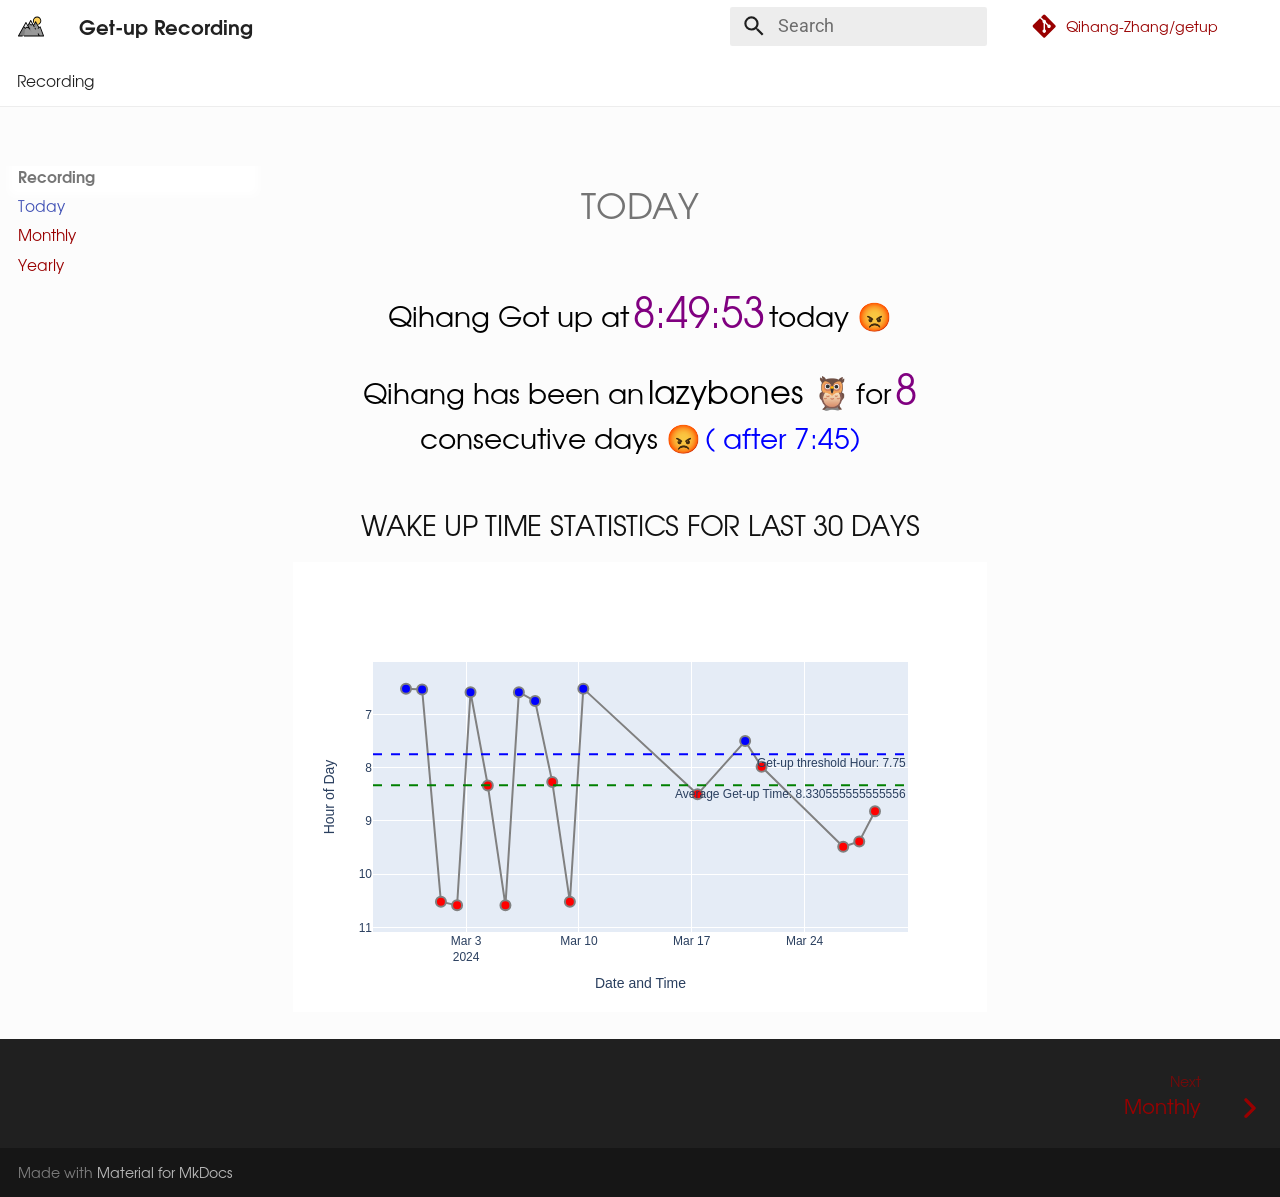
<file: index.html>
<!doctype html>
<html lang="en" class="no-js">
  <head>
    
      <meta charset="utf-8">
      <meta name="viewport" content="width=device-width,initial-scale=1">
      
      
      
      
      
        <link rel="next" href="home/monthly_stats/">
      
      
      <link rel="icon" href="assets/landscape/M2.svg">
      <meta name="generator" content="mkdocs-1.5.3, mkdocs-material-9.5.15">
    
    
      
        <title>Today - Get-up Recording</title>
      
    
    
      <link rel="stylesheet" href="assets/stylesheets/main.7e359304.min.css">
      
        
        <link rel="stylesheet" href="assets/stylesheets/palette.06af60db.min.css">
      
      


    
    
      
    
    
      
        
        
        <link rel="preconnect" href="https://fonts.gstatic.com" crossorigin>
        <link rel="stylesheet" href="https://fonts.googleapis.com/css?family=Roboto:300,300i,400,400i,700,700i%7CRoboto+Mono:400,400i,700,700i&display=fallback">
        <style>:root{--md-text-font:"Roboto";--md-code-font:"Roboto Mono"}</style>
      
    
    
      <link rel="stylesheet" href="stylesheets/gothic.css">
    
    <script>__md_scope=new URL(".",location),__md_hash=e=>[...e].reduce((e,_)=>(e<<5)-e+_.charCodeAt(0),0),__md_get=(e,_=localStorage,t=__md_scope)=>JSON.parse(_.getItem(t.pathname+"."+e)),__md_set=(e,_,t=localStorage,a=__md_scope)=>{try{t.setItem(a.pathname+"."+e,JSON.stringify(_))}catch(e){}}</script>
    
      

    
    
    
  </head>
  
  
    
    
    
    
    
    <body dir="ltr" data-md-color-scheme="default" data-md-color-primary="white" data-md-color-accent="light-green">
  
    
    <input class="md-toggle" data-md-toggle="drawer" type="checkbox" id="__drawer" autocomplete="off">
    <input class="md-toggle" data-md-toggle="search" type="checkbox" id="__search" autocomplete="off">
    <label class="md-overlay" for="__drawer"></label>
    <div data-md-component="skip">
      
    </div>
    <div data-md-component="announce">
      
    </div>
    
    
      

<header class="md-header" data-md-component="header">
  <nav class="md-header__inner md-grid" aria-label="Header">
    <a href="https://qihang-zhang.github.io/" title="Get-up Recording" class="md-header__button md-logo" aria-label="Get-up Recording" data-md-component="logo">
      
  <img src="assets/landscape/M1.svg" alt="logo">

    </a>
    <label class="md-header__button md-icon" for="__drawer">
      
      <svg xmlns="http://www.w3.org/2000/svg" viewBox="0 0 24 24"><path d="M3 6h18v2H3V6m0 5h18v2H3v-2m0 5h18v2H3v-2Z"/></svg>
    </label>
    <div class="md-header__title" data-md-component="header-title">
      <div class="md-header__ellipsis">
        <div class="md-header__topic">
          <span class="md-ellipsis">
            Get-up Recording
          </span>
        </div>
        <div class="md-header__topic" data-md-component="header-topic">
          <span class="md-ellipsis">
            
              Today
            
          </span>
        </div>
      </div>
    </div>
    
      
    
    
    
    
      <label class="md-header__button md-icon" for="__search">
        
        <svg xmlns="http://www.w3.org/2000/svg" viewBox="0 0 24 24"><path d="M9.5 3A6.5 6.5 0 0 1 16 9.5c0 1.61-.59 3.09-1.56 4.23l.27.27h.79l5 5-1.5 1.5-5-5v-.79l-.27-.27A6.516 6.516 0 0 1 9.5 16 6.5 6.5 0 0 1 3 9.5 6.5 6.5 0 0 1 9.5 3m0 2C7 5 5 7 5 9.5S7 14 9.5 14 14 12 14 9.5 12 5 9.5 5Z"/></svg>
      </label>
      <div class="md-search" data-md-component="search" role="dialog">
  <label class="md-search__overlay" for="__search"></label>
  <div class="md-search__inner" role="search">
    <form class="md-search__form" name="search">
      <input type="text" class="md-search__input" name="query" aria-label="Search" placeholder="Search" autocapitalize="off" autocorrect="off" autocomplete="off" spellcheck="false" data-md-component="search-query" required>
      <label class="md-search__icon md-icon" for="__search">
        
        <svg xmlns="http://www.w3.org/2000/svg" viewBox="0 0 24 24"><path d="M9.5 3A6.5 6.5 0 0 1 16 9.5c0 1.61-.59 3.09-1.56 4.23l.27.27h.79l5 5-1.5 1.5-5-5v-.79l-.27-.27A6.516 6.516 0 0 1 9.5 16 6.5 6.5 0 0 1 3 9.5 6.5 6.5 0 0 1 9.5 3m0 2C7 5 5 7 5 9.5S7 14 9.5 14 14 12 14 9.5 12 5 9.5 5Z"/></svg>
        
        <svg xmlns="http://www.w3.org/2000/svg" viewBox="0 0 320 512"><!--! Font Awesome Free 6.5.1 by @fontawesome - https://fontawesome.com License - https://fontawesome.com/license/free (Icons: CC BY 4.0, Fonts: SIL OFL 1.1, Code: MIT License) Copyright 2023 Fonticons, Inc.--><path d="M41.4 233.4c-12.5 12.5-12.5 32.8 0 45.3l160 160c12.5 12.5 32.8 12.5 45.3 0s12.5-32.8 0-45.3L109.3 256l137.3-137.4c12.5-12.5 12.5-32.8 0-45.3s-32.8-12.5-45.3 0l-160 160z"/></svg>
      </label>
      <nav class="md-search__options" aria-label="Search">
        
        <button type="reset" class="md-search__icon md-icon" title="Clear" aria-label="Clear" tabindex="-1">
          
          <svg xmlns="http://www.w3.org/2000/svg" viewBox="0 0 24 24"><path d="M19 6.41 17.59 5 12 10.59 6.41 5 5 6.41 10.59 12 5 17.59 6.41 19 12 13.41 17.59 19 19 17.59 13.41 12 19 6.41Z"/></svg>
        </button>
      </nav>
      
    </form>
    <div class="md-search__output">
      <div class="md-search__scrollwrap" data-md-scrollfix>
        <div class="md-search-result" data-md-component="search-result">
          <div class="md-search-result__meta">
            Initializing search
          </div>
          <ol class="md-search-result__list" role="presentation"></ol>
        </div>
      </div>
    </div>
  </div>
</div>
    
    
      <div class="md-header__source">
        <a href="https://github.com/Qihang-Zhang/getup" title="Go to repository" class="md-source" data-md-component="source">
  <div class="md-source__icon md-icon">
    
    <svg xmlns="http://www.w3.org/2000/svg" viewBox="0 0 448 512"><!--! Font Awesome Free 6.5.1 by @fontawesome - https://fontawesome.com License - https://fontawesome.com/license/free (Icons: CC BY 4.0, Fonts: SIL OFL 1.1, Code: MIT License) Copyright 2023 Fonticons, Inc.--><path d="M439.55 236.05 244 40.45a28.87 28.87 0 0 0-40.81 0l-40.66 40.63 51.52 51.52c27.06-9.14 52.68 16.77 43.39 43.68l49.66 49.66c34.23-11.8 61.18 31 35.47 56.69-26.49 26.49-70.21-2.87-56-37.34L240.22 199v121.85c25.3 12.54 22.26 41.85 9.08 55a34.34 34.34 0 0 1-48.55 0c-17.57-17.6-11.07-46.91 11.25-56v-123c-20.8-8.51-24.6-30.74-18.64-45L142.57 101 8.45 235.14a28.86 28.86 0 0 0 0 40.81l195.61 195.6a28.86 28.86 0 0 0 40.8 0l194.69-194.69a28.86 28.86 0 0 0 0-40.81z"/></svg>
  </div>
  <div class="md-source__repository">
    Qihang-Zhang/getup
  </div>
</a>
      </div>
    
  </nav>
  
</header>
    
    <div class="md-container" data-md-component="container">
      
      
        
          
            
<nav class="md-tabs" aria-label="Tabs" data-md-component="tabs">
  <div class="md-grid">
    <ul class="md-tabs__list">
      
        
  
  
    
  
  
    
    
      <li class="md-tabs__item md-tabs__item--active">
        <a href="." class="md-tabs__link">
          
  
  Recording

        </a>
      </li>
    
  

      
    </ul>
  </div>
</nav>
          
        
      
      <main class="md-main" data-md-component="main">
        <div class="md-main__inner md-grid">
          
            
              
              <div class="md-sidebar md-sidebar--primary" data-md-component="sidebar" data-md-type="navigation" >
                <div class="md-sidebar__scrollwrap">
                  <div class="md-sidebar__inner">
                    


  


<nav class="md-nav md-nav--primary md-nav--lifted" aria-label="Navigation" data-md-level="0">
  <label class="md-nav__title" for="__drawer">
    <a href="https://qihang-zhang.github.io/" title="Get-up Recording" class="md-nav__button md-logo" aria-label="Get-up Recording" data-md-component="logo">
      
  <img src="assets/landscape/M1.svg" alt="logo">

    </a>
    Get-up Recording
  </label>
  
    <div class="md-nav__source">
      <a href="https://github.com/Qihang-Zhang/getup" title="Go to repository" class="md-source" data-md-component="source">
  <div class="md-source__icon md-icon">
    
    <svg xmlns="http://www.w3.org/2000/svg" viewBox="0 0 448 512"><!--! Font Awesome Free 6.5.1 by @fontawesome - https://fontawesome.com License - https://fontawesome.com/license/free (Icons: CC BY 4.0, Fonts: SIL OFL 1.1, Code: MIT License) Copyright 2023 Fonticons, Inc.--><path d="M439.55 236.05 244 40.45a28.87 28.87 0 0 0-40.81 0l-40.66 40.63 51.52 51.52c27.06-9.14 52.68 16.77 43.39 43.68l49.66 49.66c34.23-11.8 61.18 31 35.47 56.69-26.49 26.49-70.21-2.87-56-37.34L240.22 199v121.85c25.3 12.54 22.26 41.85 9.08 55a34.34 34.34 0 0 1-48.55 0c-17.57-17.6-11.07-46.91 11.25-56v-123c-20.8-8.51-24.6-30.74-18.64-45L142.57 101 8.45 235.14a28.86 28.86 0 0 0 0 40.81l195.61 195.6a28.86 28.86 0 0 0 40.8 0l194.69-194.69a28.86 28.86 0 0 0 0-40.81z"/></svg>
  </div>
  <div class="md-source__repository">
    Qihang-Zhang/getup
  </div>
</a>
    </div>
  
  <ul class="md-nav__list" data-md-scrollfix>
    
      
      
  
  
    
  
  
  
    
    
    
      
        
        
      
      
    
    
    <li class="md-nav__item md-nav__item--active md-nav__item--section md-nav__item--nested">
      
        
        
        <input class="md-nav__toggle md-toggle " type="checkbox" id="__nav_1" checked>
        
          
          <label class="md-nav__link" for="__nav_1" id="__nav_1_label" tabindex="">
            
  
  <span class="md-ellipsis">
    Recording
  </span>
  

            <span class="md-nav__icon md-icon"></span>
          </label>
        
        <nav class="md-nav" data-md-level="1" aria-labelledby="__nav_1_label" aria-expanded="true">
          <label class="md-nav__title" for="__nav_1">
            <span class="md-nav__icon md-icon"></span>
            Recording
          </label>
          <ul class="md-nav__list" data-md-scrollfix>
            
              
                
  
  
    
  
  
  
    <li class="md-nav__item md-nav__item--active">
      
      <input class="md-nav__toggle md-toggle" type="checkbox" id="__toc">
      
      
      
      <a href="." class="md-nav__link md-nav__link--active">
        
  
  <span class="md-ellipsis">
    Today
  </span>
  

      </a>
      
    </li>
  

              
            
              
                
  
  
  
  
    <li class="md-nav__item">
      <a href="home/monthly_stats/" class="md-nav__link">
        
  
  <span class="md-ellipsis">
    Monthly
  </span>
  

      </a>
    </li>
  

              
            
              
                
  
  
  
  
    <li class="md-nav__item">
      <a href="home/yearly_stats/" class="md-nav__link">
        
  
  <span class="md-ellipsis">
    Yearly
  </span>
  

      </a>
    </li>
  

              
            
          </ul>
        </nav>
      
    </li>
  

    
  </ul>
</nav>
                  </div>
                </div>
              </div>
            
            
              
              <div class="md-sidebar md-sidebar--secondary" data-md-component="sidebar" data-md-type="toc" >
                <div class="md-sidebar__scrollwrap">
                  <div class="md-sidebar__inner">
                    

<nav class="md-nav md-nav--secondary" aria-label="Table of contents">
  
  
  
  
</nav>
                  </div>
                </div>
              </div>
            
          
          
            <div class="md-content" data-md-component="content">
              <article class="md-content__inner md-typeset">
                
                  

  
  


  <h1>Today</h1>

<!DOCTYPE html>
<html lang="en">
<body>
    <center>
    <p>
        <span style="font-size: 28px; color: black;">Qihang Got up at</span>
        <span style="font-size: 40px; color: purple;"> 8:49:53</span>
        <span style="font-size: 28px; color: black;"> today 😡</span>
    </p>
    </center>
</body>
<body>
    <center>
    <p>
        <span style="font-size: 28px; color: black;">Qihang has been an</span>
        <span style="font-size: 32px; color: black;">  lazybones 🦉</span>
        <span style="font-size: 28px; color: black;"> for</span>
        <span style="font-size: 40px; color: purple;">   8</span>
        <span style="font-size: 28px; color: black;"> consecutive days  😡</span>
        <span style="font-size: 28px; color: blue;"> (  after  7:45)</span>
    </p>
    </center>
</body>
<body>
    <center><h2>Wake Up Time Statistics for Last 30 days</h2></center>
    <div class="container">
        <div class="img">
            <div>                        <script type="text/javascript">window.PlotlyConfig = {MathJaxConfig: 'local'};</script>
        <script charset="utf-8" src="https://cdn.plot.ly/plotly-2.30.0.min.js"></script>                <div id="101c873c-a885-4eb6-a7b4-a8a2d8a91593" class="plotly-graph-div" style="height:100%; width:100%;"></div>            <script type="text/javascript">                                    window.PLOTLYENV=window.PLOTLYENV || {};                                    if (document.getElementById("101c873c-a885-4eb6-a7b4-a8a2d8a91593")) {                    Plotly.newPlot(                        "101c873c-a885-4eb6-a7b4-a8a2d8a91593",                        [{"line":{"color":"grey","width":2},"marker":{"color":["blue","blue","red","red","blue","red","red","blue","blue","red","red","blue","red","blue","red","red","red","red"],"line":{"width":2},"size":10},"mode":"lines+markers","x":["2024-02-28 06:31:06","2024-02-29 06:32:13","2024-03-01 10:31:06","2024-03-02 10:35:07","2024-03-03 06:35:07","2024-03-04 08:20:46","2024-03-05 10:35:07","2024-03-06 06:35:46","2024-03-07 06:45:52","2024-03-08 08:16:37","2024-03-09 10:31:43","2024-03-10 06:31:43","2024-03-17 08:30:14","2024-03-20 07:30:48","2024-03-21 07:59:50","2024-03-26 09:29:57","2024-03-27 09:23:25","2024-03-28 08:49:53"],"y":[6.516666666666667,6.533333333333333,10.516666666666667,10.583333333333334,6.583333333333333,8.333333333333334,10.583333333333334,6.583333333333333,6.75,8.266666666666667,10.516666666666667,6.516666666666667,8.5,7.5,7.983333333333333,9.483333333333333,9.383333333333333,8.816666666666666],"type":"scatter"}],                        {"template":{"data":{"histogram2dcontour":[{"type":"histogram2dcontour","colorbar":{"outlinewidth":0,"ticks":""},"colorscale":[[0.0,"#0d0887"],[0.1111111111111111,"#46039f"],[0.2222222222222222,"#7201a8"],[0.3333333333333333,"#9c179e"],[0.4444444444444444,"#bd3786"],[0.5555555555555556,"#d8576b"],[0.6666666666666666,"#ed7953"],[0.7777777777777778,"#fb9f3a"],[0.8888888888888888,"#fdca26"],[1.0,"#f0f921"]]}],"choropleth":[{"type":"choropleth","colorbar":{"outlinewidth":0,"ticks":""}}],"histogram2d":[{"type":"histogram2d","colorbar":{"outlinewidth":0,"ticks":""},"colorscale":[[0.0,"#0d0887"],[0.1111111111111111,"#46039f"],[0.2222222222222222,"#7201a8"],[0.3333333333333333,"#9c179e"],[0.4444444444444444,"#bd3786"],[0.5555555555555556,"#d8576b"],[0.6666666666666666,"#ed7953"],[0.7777777777777778,"#fb9f3a"],[0.8888888888888888,"#fdca26"],[1.0,"#f0f921"]]}],"heatmap":[{"type":"heatmap","colorbar":{"outlinewidth":0,"ticks":""},"colorscale":[[0.0,"#0d0887"],[0.1111111111111111,"#46039f"],[0.2222222222222222,"#7201a8"],[0.3333333333333333,"#9c179e"],[0.4444444444444444,"#bd3786"],[0.5555555555555556,"#d8576b"],[0.6666666666666666,"#ed7953"],[0.7777777777777778,"#fb9f3a"],[0.8888888888888888,"#fdca26"],[1.0,"#f0f921"]]}],"heatmapgl":[{"type":"heatmapgl","colorbar":{"outlinewidth":0,"ticks":""},"colorscale":[[0.0,"#0d0887"],[0.1111111111111111,"#46039f"],[0.2222222222222222,"#7201a8"],[0.3333333333333333,"#9c179e"],[0.4444444444444444,"#bd3786"],[0.5555555555555556,"#d8576b"],[0.6666666666666666,"#ed7953"],[0.7777777777777778,"#fb9f3a"],[0.8888888888888888,"#fdca26"],[1.0,"#f0f921"]]}],"contourcarpet":[{"type":"contourcarpet","colorbar":{"outlinewidth":0,"ticks":""}}],"contour":[{"type":"contour","colorbar":{"outlinewidth":0,"ticks":""},"colorscale":[[0.0,"#0d0887"],[0.1111111111111111,"#46039f"],[0.2222222222222222,"#7201a8"],[0.3333333333333333,"#9c179e"],[0.4444444444444444,"#bd3786"],[0.5555555555555556,"#d8576b"],[0.6666666666666666,"#ed7953"],[0.7777777777777778,"#fb9f3a"],[0.8888888888888888,"#fdca26"],[1.0,"#f0f921"]]}],"surface":[{"type":"surface","colorbar":{"outlinewidth":0,"ticks":""},"colorscale":[[0.0,"#0d0887"],[0.1111111111111111,"#46039f"],[0.2222222222222222,"#7201a8"],[0.3333333333333333,"#9c179e"],[0.4444444444444444,"#bd3786"],[0.5555555555555556,"#d8576b"],[0.6666666666666666,"#ed7953"],[0.7777777777777778,"#fb9f3a"],[0.8888888888888888,"#fdca26"],[1.0,"#f0f921"]]}],"mesh3d":[{"type":"mesh3d","colorbar":{"outlinewidth":0,"ticks":""}}],"scatter":[{"fillpattern":{"fillmode":"overlay","size":10,"solidity":0.2},"type":"scatter"}],"parcoords":[{"type":"parcoords","line":{"colorbar":{"outlinewidth":0,"ticks":""}}}],"scatterpolargl":[{"type":"scatterpolargl","marker":{"colorbar":{"outlinewidth":0,"ticks":""}}}],"bar":[{"error_x":{"color":"#2a3f5f"},"error_y":{"color":"#2a3f5f"},"marker":{"line":{"color":"#E5ECF6","width":0.5},"pattern":{"fillmode":"overlay","size":10,"solidity":0.2}},"type":"bar"}],"scattergeo":[{"type":"scattergeo","marker":{"colorbar":{"outlinewidth":0,"ticks":""}}}],"scatterpolar":[{"type":"scatterpolar","marker":{"colorbar":{"outlinewidth":0,"ticks":""}}}],"histogram":[{"marker":{"pattern":{"fillmode":"overlay","size":10,"solidity":0.2}},"type":"histogram"}],"scattergl":[{"type":"scattergl","marker":{"colorbar":{"outlinewidth":0,"ticks":""}}}],"scatter3d":[{"type":"scatter3d","line":{"colorbar":{"outlinewidth":0,"ticks":""}},"marker":{"colorbar":{"outlinewidth":0,"ticks":""}}}],"scattermapbox":[{"type":"scattermapbox","marker":{"colorbar":{"outlinewidth":0,"ticks":""}}}],"scatterternary":[{"type":"scatterternary","marker":{"colorbar":{"outlinewidth":0,"ticks":""}}}],"scattercarpet":[{"type":"scattercarpet","marker":{"colorbar":{"outlinewidth":0,"ticks":""}}}],"carpet":[{"aaxis":{"endlinecolor":"#2a3f5f","gridcolor":"white","linecolor":"white","minorgridcolor":"white","startlinecolor":"#2a3f5f"},"baxis":{"endlinecolor":"#2a3f5f","gridcolor":"white","linecolor":"white","minorgridcolor":"white","startlinecolor":"#2a3f5f"},"type":"carpet"}],"table":[{"cells":{"fill":{"color":"#EBF0F8"},"line":{"color":"white"}},"header":{"fill":{"color":"#C8D4E3"},"line":{"color":"white"}},"type":"table"}],"barpolar":[{"marker":{"line":{"color":"#E5ECF6","width":0.5},"pattern":{"fillmode":"overlay","size":10,"solidity":0.2}},"type":"barpolar"}],"pie":[{"automargin":true,"type":"pie"}]},"layout":{"autotypenumbers":"strict","colorway":["#636efa","#EF553B","#00cc96","#ab63fa","#FFA15A","#19d3f3","#FF6692","#B6E880","#FF97FF","#FECB52"],"font":{"color":"#2a3f5f"},"hovermode":"closest","hoverlabel":{"align":"left"},"paper_bgcolor":"white","plot_bgcolor":"#E5ECF6","polar":{"bgcolor":"#E5ECF6","angularaxis":{"gridcolor":"white","linecolor":"white","ticks":""},"radialaxis":{"gridcolor":"white","linecolor":"white","ticks":""}},"ternary":{"bgcolor":"#E5ECF6","aaxis":{"gridcolor":"white","linecolor":"white","ticks":""},"baxis":{"gridcolor":"white","linecolor":"white","ticks":""},"caxis":{"gridcolor":"white","linecolor":"white","ticks":""}},"coloraxis":{"colorbar":{"outlinewidth":0,"ticks":""}},"colorscale":{"sequential":[[0.0,"#0d0887"],[0.1111111111111111,"#46039f"],[0.2222222222222222,"#7201a8"],[0.3333333333333333,"#9c179e"],[0.4444444444444444,"#bd3786"],[0.5555555555555556,"#d8576b"],[0.6666666666666666,"#ed7953"],[0.7777777777777778,"#fb9f3a"],[0.8888888888888888,"#fdca26"],[1.0,"#f0f921"]],"sequentialminus":[[0.0,"#0d0887"],[0.1111111111111111,"#46039f"],[0.2222222222222222,"#7201a8"],[0.3333333333333333,"#9c179e"],[0.4444444444444444,"#bd3786"],[0.5555555555555556,"#d8576b"],[0.6666666666666666,"#ed7953"],[0.7777777777777778,"#fb9f3a"],[0.8888888888888888,"#fdca26"],[1.0,"#f0f921"]],"diverging":[[0,"#8e0152"],[0.1,"#c51b7d"],[0.2,"#de77ae"],[0.3,"#f1b6da"],[0.4,"#fde0ef"],[0.5,"#f7f7f7"],[0.6,"#e6f5d0"],[0.7,"#b8e186"],[0.8,"#7fbc41"],[0.9,"#4d9221"],[1,"#276419"]]},"xaxis":{"gridcolor":"white","linecolor":"white","ticks":"","title":{"standoff":15},"zerolinecolor":"white","automargin":true,"zerolinewidth":2},"yaxis":{"gridcolor":"white","linecolor":"white","ticks":"","title":{"standoff":15},"zerolinecolor":"white","automargin":true,"zerolinewidth":2},"scene":{"xaxis":{"backgroundcolor":"#E5ECF6","gridcolor":"white","linecolor":"white","showbackground":true,"ticks":"","zerolinecolor":"white","gridwidth":2},"yaxis":{"backgroundcolor":"#E5ECF6","gridcolor":"white","linecolor":"white","showbackground":true,"ticks":"","zerolinecolor":"white","gridwidth":2},"zaxis":{"backgroundcolor":"#E5ECF6","gridcolor":"white","linecolor":"white","showbackground":true,"ticks":"","zerolinecolor":"white","gridwidth":2}},"shapedefaults":{"line":{"color":"#2a3f5f"}},"annotationdefaults":{"arrowcolor":"#2a3f5f","arrowhead":0,"arrowwidth":1},"geo":{"bgcolor":"white","landcolor":"#E5ECF6","subunitcolor":"white","showland":true,"showlakes":true,"lakecolor":"white"},"title":{"x":0.05},"mapbox":{"style":"light"}}},"shapes":[{"line":{"color":"blue","dash":"dash","width":2},"type":"line","x0":0,"x1":1,"xref":"x domain","y0":7.75,"y1":7.75,"yref":"y"},{"line":{"color":"green","dash":"dash","width":2},"type":"line","x0":0,"x1":1,"xref":"x domain","y0":8.330555555555556,"y1":8.330555555555556,"yref":"y"}],"annotations":[{"showarrow":false,"text":"Get-up threshold Hour: 7.75","x":1,"xanchor":"right","xref":"x domain","y":7.75,"yanchor":"top","yref":"y"},{"showarrow":false,"text":"Average Get-up Time: 8.330555555555556","x":1,"xanchor":"right","xref":"x domain","y":8.330555555555556,"yanchor":"top","yref":"y"}],"yaxis":{"title":{"text":"Hour of Day"},"range":[11.083333333333334,6.016666666666667]},"title":{"text":""},"xaxis":{"title":{"text":"Date and Time"}}},                        {"responsive": true}                    )                };                            </script>        </div>
        </div>
    </div>
</body>
</html>












                
              </article>
            </div>
          
          
<script>var target=document.getElementById(location.hash.slice(1));target&&target.name&&(target.checked=target.name.startsWith("__tabbed_"))</script>
        </div>
        
      </main>
      
        <footer class="md-footer">
  
    
      
      <nav class="md-footer__inner md-grid" aria-label="Footer" >
        
        
          
          <a href="home/monthly_stats/" class="md-footer__link md-footer__link--next" aria-label="Next: Monthly">
            <div class="md-footer__title">
              <span class="md-footer__direction">
                Next
              </span>
              <div class="md-ellipsis">
                Monthly
              </div>
            </div>
            <div class="md-footer__button md-icon">
              
              <svg xmlns="http://www.w3.org/2000/svg" viewBox="0 0 320 512"><!--! Font Awesome Free 6.5.1 by @fontawesome - https://fontawesome.com License - https://fontawesome.com/license/free (Icons: CC BY 4.0, Fonts: SIL OFL 1.1, Code: MIT License) Copyright 2023 Fonticons, Inc.--><path d="M278.6 233.4c12.5 12.5 12.5 32.8 0 45.3l-160 160c-12.5 12.5-32.8 12.5-45.3 0s-12.5-32.8 0-45.3L210.7 256 73.4 118.6c-12.5-12.5-12.5-32.8 0-45.3s32.8-12.5 45.3 0l160 160z"/></svg>
            </div>
          </a>
        
      </nav>
    
  
  <div class="md-footer-meta md-typeset">
    <div class="md-footer-meta__inner md-grid">
      <div class="md-copyright">
  
  
    Made with
    <a href="https://squidfunk.github.io/mkdocs-material/" target="_blank" rel="noopener">
      Material for MkDocs
    </a>
  
</div>
      
    </div>
  </div>
</footer>
      
    </div>
    <div class="md-dialog" data-md-component="dialog">
      <div class="md-dialog__inner md-typeset"></div>
    </div>
    
    
    <script id="__config" type="application/json">{"base": ".", "features": ["navigation.tabs", "header.autohide", "navigation.footer"], "search": "assets/javascripts/workers/search.b8dbb3d2.min.js", "translations": {"clipboard.copied": "Copied to clipboard", "clipboard.copy": "Copy to clipboard", "search.result.more.one": "1 more on this page", "search.result.more.other": "# more on this page", "search.result.none": "No matching documents", "search.result.one": "1 matching document", "search.result.other": "# matching documents", "search.result.placeholder": "Type to start searching", "search.result.term.missing": "Missing", "select.version": "Select version"}}</script>
    
    
      <script src="assets/javascripts/bundle.bd41221c.min.js"></script>
      
    
  </body>
</html>
</file>
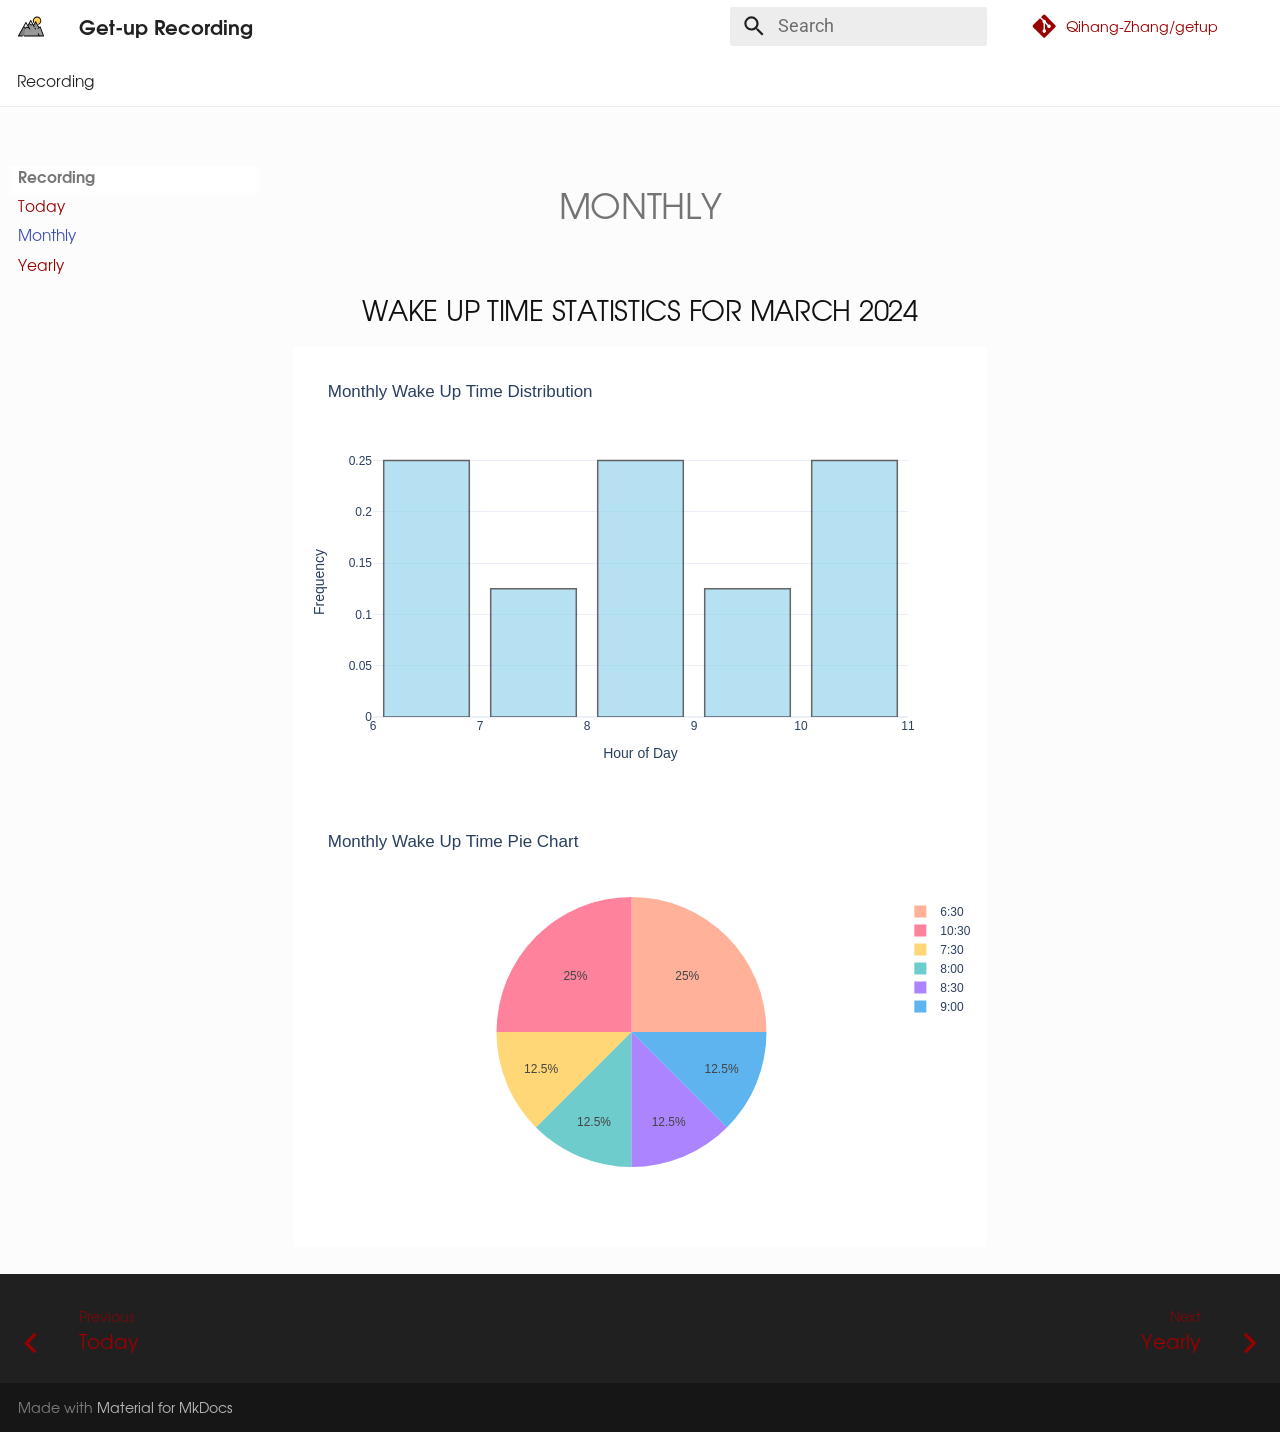
<file: home/monthly_stats/index.html>
<!doctype html>
<html lang="en" class="no-js">
  <head>
    
      <meta charset="utf-8">
      <meta name="viewport" content="width=device-width,initial-scale=1">
      
      
      
      
        <link rel="prev" href="../..">
      
      
        <link rel="next" href="../yearly_stats/">
      
      
      <link rel="icon" href="../../assets/landscape/M2.svg">
      <meta name="generator" content="mkdocs-1.5.3, mkdocs-material-9.5.15">
    
    
      
        <title>Monthly - Get-up Recording</title>
      
    
    
      <link rel="stylesheet" href="../../assets/stylesheets/main.7e359304.min.css">
      
        
        <link rel="stylesheet" href="../../assets/stylesheets/palette.06af60db.min.css">
      
      


    
    
      
    
    
      
        
        
        <link rel="preconnect" href="https://fonts.gstatic.com" crossorigin>
        <link rel="stylesheet" href="https://fonts.googleapis.com/css?family=Roboto:300,300i,400,400i,700,700i%7CRoboto+Mono:400,400i,700,700i&display=fallback">
        <style>:root{--md-text-font:"Roboto";--md-code-font:"Roboto Mono"}</style>
      
    
    
      <link rel="stylesheet" href="../../stylesheets/gothic.css">
    
    <script>__md_scope=new URL("../..",location),__md_hash=e=>[...e].reduce((e,_)=>(e<<5)-e+_.charCodeAt(0),0),__md_get=(e,_=localStorage,t=__md_scope)=>JSON.parse(_.getItem(t.pathname+"."+e)),__md_set=(e,_,t=localStorage,a=__md_scope)=>{try{t.setItem(a.pathname+"."+e,JSON.stringify(_))}catch(e){}}</script>
    
      

    
    
    
  </head>
  
  
    
    
    
    
    
    <body dir="ltr" data-md-color-scheme="default" data-md-color-primary="white" data-md-color-accent="light-green">
  
    
    <input class="md-toggle" data-md-toggle="drawer" type="checkbox" id="__drawer" autocomplete="off">
    <input class="md-toggle" data-md-toggle="search" type="checkbox" id="__search" autocomplete="off">
    <label class="md-overlay" for="__drawer"></label>
    <div data-md-component="skip">
      
    </div>
    <div data-md-component="announce">
      
    </div>
    
    
      

<header class="md-header" data-md-component="header">
  <nav class="md-header__inner md-grid" aria-label="Header">
    <a href="https://qihang-zhang.github.io/" title="Get-up Recording" class="md-header__button md-logo" aria-label="Get-up Recording" data-md-component="logo">
      
  <img src="../../assets/landscape/M1.svg" alt="logo">

    </a>
    <label class="md-header__button md-icon" for="__drawer">
      
      <svg xmlns="http://www.w3.org/2000/svg" viewBox="0 0 24 24"><path d="M3 6h18v2H3V6m0 5h18v2H3v-2m0 5h18v2H3v-2Z"/></svg>
    </label>
    <div class="md-header__title" data-md-component="header-title">
      <div class="md-header__ellipsis">
        <div class="md-header__topic">
          <span class="md-ellipsis">
            Get-up Recording
          </span>
        </div>
        <div class="md-header__topic" data-md-component="header-topic">
          <span class="md-ellipsis">
            
              Monthly
            
          </span>
        </div>
      </div>
    </div>
    
      
    
    
    
    
      <label class="md-header__button md-icon" for="__search">
        
        <svg xmlns="http://www.w3.org/2000/svg" viewBox="0 0 24 24"><path d="M9.5 3A6.5 6.5 0 0 1 16 9.5c0 1.61-.59 3.09-1.56 4.23l.27.27h.79l5 5-1.5 1.5-5-5v-.79l-.27-.27A6.516 6.516 0 0 1 9.5 16 6.5 6.5 0 0 1 3 9.5 6.5 6.5 0 0 1 9.5 3m0 2C7 5 5 7 5 9.5S7 14 9.5 14 14 12 14 9.5 12 5 9.5 5Z"/></svg>
      </label>
      <div class="md-search" data-md-component="search" role="dialog">
  <label class="md-search__overlay" for="__search"></label>
  <div class="md-search__inner" role="search">
    <form class="md-search__form" name="search">
      <input type="text" class="md-search__input" name="query" aria-label="Search" placeholder="Search" autocapitalize="off" autocorrect="off" autocomplete="off" spellcheck="false" data-md-component="search-query" required>
      <label class="md-search__icon md-icon" for="__search">
        
        <svg xmlns="http://www.w3.org/2000/svg" viewBox="0 0 24 24"><path d="M9.5 3A6.5 6.5 0 0 1 16 9.5c0 1.61-.59 3.09-1.56 4.23l.27.27h.79l5 5-1.5 1.5-5-5v-.79l-.27-.27A6.516 6.516 0 0 1 9.5 16 6.5 6.5 0 0 1 3 9.5 6.5 6.5 0 0 1 9.5 3m0 2C7 5 5 7 5 9.5S7 14 9.5 14 14 12 14 9.5 12 5 9.5 5Z"/></svg>
        
        <svg xmlns="http://www.w3.org/2000/svg" viewBox="0 0 320 512"><!--! Font Awesome Free 6.5.1 by @fontawesome - https://fontawesome.com License - https://fontawesome.com/license/free (Icons: CC BY 4.0, Fonts: SIL OFL 1.1, Code: MIT License) Copyright 2023 Fonticons, Inc.--><path d="M41.4 233.4c-12.5 12.5-12.5 32.8 0 45.3l160 160c12.5 12.5 32.8 12.5 45.3 0s12.5-32.8 0-45.3L109.3 256l137.3-137.4c12.5-12.5 12.5-32.8 0-45.3s-32.8-12.5-45.3 0l-160 160z"/></svg>
      </label>
      <nav class="md-search__options" aria-label="Search">
        
        <button type="reset" class="md-search__icon md-icon" title="Clear" aria-label="Clear" tabindex="-1">
          
          <svg xmlns="http://www.w3.org/2000/svg" viewBox="0 0 24 24"><path d="M19 6.41 17.59 5 12 10.59 6.41 5 5 6.41 10.59 12 5 17.59 6.41 19 12 13.41 17.59 19 19 17.59 13.41 12 19 6.41Z"/></svg>
        </button>
      </nav>
      
    </form>
    <div class="md-search__output">
      <div class="md-search__scrollwrap" data-md-scrollfix>
        <div class="md-search-result" data-md-component="search-result">
          <div class="md-search-result__meta">
            Initializing search
          </div>
          <ol class="md-search-result__list" role="presentation"></ol>
        </div>
      </div>
    </div>
  </div>
</div>
    
    
      <div class="md-header__source">
        <a href="https://github.com/Qihang-Zhang/getup" title="Go to repository" class="md-source" data-md-component="source">
  <div class="md-source__icon md-icon">
    
    <svg xmlns="http://www.w3.org/2000/svg" viewBox="0 0 448 512"><!--! Font Awesome Free 6.5.1 by @fontawesome - https://fontawesome.com License - https://fontawesome.com/license/free (Icons: CC BY 4.0, Fonts: SIL OFL 1.1, Code: MIT License) Copyright 2023 Fonticons, Inc.--><path d="M439.55 236.05 244 40.45a28.87 28.87 0 0 0-40.81 0l-40.66 40.63 51.52 51.52c27.06-9.14 52.68 16.77 43.39 43.68l49.66 49.66c34.23-11.8 61.18 31 35.47 56.69-26.49 26.49-70.21-2.87-56-37.34L240.22 199v121.85c25.3 12.54 22.26 41.85 9.08 55a34.34 34.34 0 0 1-48.55 0c-17.57-17.6-11.07-46.91 11.25-56v-123c-20.8-8.51-24.6-30.74-18.64-45L142.57 101 8.45 235.14a28.86 28.86 0 0 0 0 40.81l195.61 195.6a28.86 28.86 0 0 0 40.8 0l194.69-194.69a28.86 28.86 0 0 0 0-40.81z"/></svg>
  </div>
  <div class="md-source__repository">
    Qihang-Zhang/getup
  </div>
</a>
      </div>
    
  </nav>
  
</header>
    
    <div class="md-container" data-md-component="container">
      
      
        
          
            
<nav class="md-tabs" aria-label="Tabs" data-md-component="tabs">
  <div class="md-grid">
    <ul class="md-tabs__list">
      
        
  
  
    
  
  
    
    
      <li class="md-tabs__item md-tabs__item--active">
        <a href="../.." class="md-tabs__link">
          
  
  Recording

        </a>
      </li>
    
  

      
    </ul>
  </div>
</nav>
          
        
      
      <main class="md-main" data-md-component="main">
        <div class="md-main__inner md-grid">
          
            
              
              <div class="md-sidebar md-sidebar--primary" data-md-component="sidebar" data-md-type="navigation" >
                <div class="md-sidebar__scrollwrap">
                  <div class="md-sidebar__inner">
                    


  


<nav class="md-nav md-nav--primary md-nav--lifted" aria-label="Navigation" data-md-level="0">
  <label class="md-nav__title" for="__drawer">
    <a href="https://qihang-zhang.github.io/" title="Get-up Recording" class="md-nav__button md-logo" aria-label="Get-up Recording" data-md-component="logo">
      
  <img src="../../assets/landscape/M1.svg" alt="logo">

    </a>
    Get-up Recording
  </label>
  
    <div class="md-nav__source">
      <a href="https://github.com/Qihang-Zhang/getup" title="Go to repository" class="md-source" data-md-component="source">
  <div class="md-source__icon md-icon">
    
    <svg xmlns="http://www.w3.org/2000/svg" viewBox="0 0 448 512"><!--! Font Awesome Free 6.5.1 by @fontawesome - https://fontawesome.com License - https://fontawesome.com/license/free (Icons: CC BY 4.0, Fonts: SIL OFL 1.1, Code: MIT License) Copyright 2023 Fonticons, Inc.--><path d="M439.55 236.05 244 40.45a28.87 28.87 0 0 0-40.81 0l-40.66 40.63 51.52 51.52c27.06-9.14 52.68 16.77 43.39 43.68l49.66 49.66c34.23-11.8 61.18 31 35.47 56.69-26.49 26.49-70.21-2.87-56-37.34L240.22 199v121.85c25.3 12.54 22.26 41.85 9.08 55a34.34 34.34 0 0 1-48.55 0c-17.57-17.6-11.07-46.91 11.25-56v-123c-20.8-8.51-24.6-30.74-18.64-45L142.57 101 8.45 235.14a28.86 28.86 0 0 0 0 40.81l195.61 195.6a28.86 28.86 0 0 0 40.8 0l194.69-194.69a28.86 28.86 0 0 0 0-40.81z"/></svg>
  </div>
  <div class="md-source__repository">
    Qihang-Zhang/getup
  </div>
</a>
    </div>
  
  <ul class="md-nav__list" data-md-scrollfix>
    
      
      
  
  
    
  
  
  
    
    
    
      
        
        
      
      
    
    
    <li class="md-nav__item md-nav__item--active md-nav__item--section md-nav__item--nested">
      
        
        
        <input class="md-nav__toggle md-toggle " type="checkbox" id="__nav_1" checked>
        
          
          <label class="md-nav__link" for="__nav_1" id="__nav_1_label" tabindex="">
            
  
  <span class="md-ellipsis">
    Recording
  </span>
  

            <span class="md-nav__icon md-icon"></span>
          </label>
        
        <nav class="md-nav" data-md-level="1" aria-labelledby="__nav_1_label" aria-expanded="true">
          <label class="md-nav__title" for="__nav_1">
            <span class="md-nav__icon md-icon"></span>
            Recording
          </label>
          <ul class="md-nav__list" data-md-scrollfix>
            
              
                
  
  
  
  
    <li class="md-nav__item">
      <a href="../.." class="md-nav__link">
        
  
  <span class="md-ellipsis">
    Today
  </span>
  

      </a>
    </li>
  

              
            
              
                
  
  
    
  
  
  
    <li class="md-nav__item md-nav__item--active">
      
      <input class="md-nav__toggle md-toggle" type="checkbox" id="__toc">
      
      
      
      <a href="./" class="md-nav__link md-nav__link--active">
        
  
  <span class="md-ellipsis">
    Monthly
  </span>
  

      </a>
      
    </li>
  

              
            
              
                
  
  
  
  
    <li class="md-nav__item">
      <a href="../yearly_stats/" class="md-nav__link">
        
  
  <span class="md-ellipsis">
    Yearly
  </span>
  

      </a>
    </li>
  

              
            
          </ul>
        </nav>
      
    </li>
  

    
  </ul>
</nav>
                  </div>
                </div>
              </div>
            
            
              
              <div class="md-sidebar md-sidebar--secondary" data-md-component="sidebar" data-md-type="toc" >
                <div class="md-sidebar__scrollwrap">
                  <div class="md-sidebar__inner">
                    

<nav class="md-nav md-nav--secondary" aria-label="Table of contents">
  
  
  
  
</nav>
                  </div>
                </div>
              </div>
            
          
          
            <div class="md-content" data-md-component="content">
              <article class="md-content__inner md-typeset">
                
                  

  
  


  <h1>Monthly</h1>

<!DOCTYPE html>
<html lang="en">
<body>
    <center><h2>Wake Up Time Statistics for March 2024</h2></center>
    <div class="container">
        <div class="img">
            <div>                        <script type="text/javascript">window.PlotlyConfig = {MathJaxConfig: 'local'};</script>
        <script charset="utf-8" src="https://cdn.plot.ly/plotly-2.30.0.min.js"></script>                <div id="1bce1c97-1b57-4084-b12e-0b083767dd2d" class="plotly-graph-div" style="height:100%; width:100%;"></div>            <script type="text/javascript">                                    window.PLOTLYENV=window.PLOTLYENV || {};                                    if (document.getElementById("1bce1c97-1b57-4084-b12e-0b083767dd2d")) {                    Plotly.newPlot(                        "1bce1c97-1b57-4084-b12e-0b083767dd2d",                        [{"histnorm":"probability","marker":{"color":"skyblue","line":{"color":"black","width":1.5}},"opacity":0.6,"x":[10.516666666666667,10.583333333333334,6.583333333333333,8.333333333333334,10.583333333333334,6.583333333333333,6.75,8.266666666666667,10.516666666666667,6.516666666666667,8.5,7.5,7.983333333333333,9.483333333333333,9.383333333333333,8.816666666666666],"xbins":{"end":24,"size":1,"start":0},"type":"histogram"}],                        {"template":{"data":{"barpolar":[{"marker":{"line":{"color":"white","width":0.5},"pattern":{"fillmode":"overlay","size":10,"solidity":0.2}},"type":"barpolar"}],"bar":[{"error_x":{"color":"#2a3f5f"},"error_y":{"color":"#2a3f5f"},"marker":{"line":{"color":"white","width":0.5},"pattern":{"fillmode":"overlay","size":10,"solidity":0.2}},"type":"bar"}],"carpet":[{"aaxis":{"endlinecolor":"#2a3f5f","gridcolor":"#C8D4E3","linecolor":"#C8D4E3","minorgridcolor":"#C8D4E3","startlinecolor":"#2a3f5f"},"baxis":{"endlinecolor":"#2a3f5f","gridcolor":"#C8D4E3","linecolor":"#C8D4E3","minorgridcolor":"#C8D4E3","startlinecolor":"#2a3f5f"},"type":"carpet"}],"choropleth":[{"colorbar":{"outlinewidth":0,"ticks":""},"type":"choropleth"}],"contourcarpet":[{"colorbar":{"outlinewidth":0,"ticks":""},"type":"contourcarpet"}],"contour":[{"colorbar":{"outlinewidth":0,"ticks":""},"colorscale":[[0.0,"#0d0887"],[0.1111111111111111,"#46039f"],[0.2222222222222222,"#7201a8"],[0.3333333333333333,"#9c179e"],[0.4444444444444444,"#bd3786"],[0.5555555555555556,"#d8576b"],[0.6666666666666666,"#ed7953"],[0.7777777777777778,"#fb9f3a"],[0.8888888888888888,"#fdca26"],[1.0,"#f0f921"]],"type":"contour"}],"heatmapgl":[{"colorbar":{"outlinewidth":0,"ticks":""},"colorscale":[[0.0,"#0d0887"],[0.1111111111111111,"#46039f"],[0.2222222222222222,"#7201a8"],[0.3333333333333333,"#9c179e"],[0.4444444444444444,"#bd3786"],[0.5555555555555556,"#d8576b"],[0.6666666666666666,"#ed7953"],[0.7777777777777778,"#fb9f3a"],[0.8888888888888888,"#fdca26"],[1.0,"#f0f921"]],"type":"heatmapgl"}],"heatmap":[{"colorbar":{"outlinewidth":0,"ticks":""},"colorscale":[[0.0,"#0d0887"],[0.1111111111111111,"#46039f"],[0.2222222222222222,"#7201a8"],[0.3333333333333333,"#9c179e"],[0.4444444444444444,"#bd3786"],[0.5555555555555556,"#d8576b"],[0.6666666666666666,"#ed7953"],[0.7777777777777778,"#fb9f3a"],[0.8888888888888888,"#fdca26"],[1.0,"#f0f921"]],"type":"heatmap"}],"histogram2dcontour":[{"colorbar":{"outlinewidth":0,"ticks":""},"colorscale":[[0.0,"#0d0887"],[0.1111111111111111,"#46039f"],[0.2222222222222222,"#7201a8"],[0.3333333333333333,"#9c179e"],[0.4444444444444444,"#bd3786"],[0.5555555555555556,"#d8576b"],[0.6666666666666666,"#ed7953"],[0.7777777777777778,"#fb9f3a"],[0.8888888888888888,"#fdca26"],[1.0,"#f0f921"]],"type":"histogram2dcontour"}],"histogram2d":[{"colorbar":{"outlinewidth":0,"ticks":""},"colorscale":[[0.0,"#0d0887"],[0.1111111111111111,"#46039f"],[0.2222222222222222,"#7201a8"],[0.3333333333333333,"#9c179e"],[0.4444444444444444,"#bd3786"],[0.5555555555555556,"#d8576b"],[0.6666666666666666,"#ed7953"],[0.7777777777777778,"#fb9f3a"],[0.8888888888888888,"#fdca26"],[1.0,"#f0f921"]],"type":"histogram2d"}],"histogram":[{"marker":{"pattern":{"fillmode":"overlay","size":10,"solidity":0.2}},"type":"histogram"}],"mesh3d":[{"colorbar":{"outlinewidth":0,"ticks":""},"type":"mesh3d"}],"parcoords":[{"line":{"colorbar":{"outlinewidth":0,"ticks":""}},"type":"parcoords"}],"pie":[{"automargin":true,"type":"pie"}],"scatter3d":[{"line":{"colorbar":{"outlinewidth":0,"ticks":""}},"marker":{"colorbar":{"outlinewidth":0,"ticks":""}},"type":"scatter3d"}],"scattercarpet":[{"marker":{"colorbar":{"outlinewidth":0,"ticks":""}},"type":"scattercarpet"}],"scattergeo":[{"marker":{"colorbar":{"outlinewidth":0,"ticks":""}},"type":"scattergeo"}],"scattergl":[{"marker":{"colorbar":{"outlinewidth":0,"ticks":""}},"type":"scattergl"}],"scattermapbox":[{"marker":{"colorbar":{"outlinewidth":0,"ticks":""}},"type":"scattermapbox"}],"scatterpolargl":[{"marker":{"colorbar":{"outlinewidth":0,"ticks":""}},"type":"scatterpolargl"}],"scatterpolar":[{"marker":{"colorbar":{"outlinewidth":0,"ticks":""}},"type":"scatterpolar"}],"scatter":[{"fillpattern":{"fillmode":"overlay","size":10,"solidity":0.2},"type":"scatter"}],"scatterternary":[{"marker":{"colorbar":{"outlinewidth":0,"ticks":""}},"type":"scatterternary"}],"surface":[{"colorbar":{"outlinewidth":0,"ticks":""},"colorscale":[[0.0,"#0d0887"],[0.1111111111111111,"#46039f"],[0.2222222222222222,"#7201a8"],[0.3333333333333333,"#9c179e"],[0.4444444444444444,"#bd3786"],[0.5555555555555556,"#d8576b"],[0.6666666666666666,"#ed7953"],[0.7777777777777778,"#fb9f3a"],[0.8888888888888888,"#fdca26"],[1.0,"#f0f921"]],"type":"surface"}],"table":[{"cells":{"fill":{"color":"#EBF0F8"},"line":{"color":"white"}},"header":{"fill":{"color":"#C8D4E3"},"line":{"color":"white"}},"type":"table"}]},"layout":{"annotationdefaults":{"arrowcolor":"#2a3f5f","arrowhead":0,"arrowwidth":1},"autotypenumbers":"strict","coloraxis":{"colorbar":{"outlinewidth":0,"ticks":""}},"colorscale":{"diverging":[[0,"#8e0152"],[0.1,"#c51b7d"],[0.2,"#de77ae"],[0.3,"#f1b6da"],[0.4,"#fde0ef"],[0.5,"#f7f7f7"],[0.6,"#e6f5d0"],[0.7,"#b8e186"],[0.8,"#7fbc41"],[0.9,"#4d9221"],[1,"#276419"]],"sequential":[[0.0,"#0d0887"],[0.1111111111111111,"#46039f"],[0.2222222222222222,"#7201a8"],[0.3333333333333333,"#9c179e"],[0.4444444444444444,"#bd3786"],[0.5555555555555556,"#d8576b"],[0.6666666666666666,"#ed7953"],[0.7777777777777778,"#fb9f3a"],[0.8888888888888888,"#fdca26"],[1.0,"#f0f921"]],"sequentialminus":[[0.0,"#0d0887"],[0.1111111111111111,"#46039f"],[0.2222222222222222,"#7201a8"],[0.3333333333333333,"#9c179e"],[0.4444444444444444,"#bd3786"],[0.5555555555555556,"#d8576b"],[0.6666666666666666,"#ed7953"],[0.7777777777777778,"#fb9f3a"],[0.8888888888888888,"#fdca26"],[1.0,"#f0f921"]]},"colorway":["#636efa","#EF553B","#00cc96","#ab63fa","#FFA15A","#19d3f3","#FF6692","#B6E880","#FF97FF","#FECB52"],"font":{"color":"#2a3f5f"},"geo":{"bgcolor":"white","lakecolor":"white","landcolor":"white","showlakes":true,"showland":true,"subunitcolor":"#C8D4E3"},"hoverlabel":{"align":"left"},"hovermode":"closest","mapbox":{"style":"light"},"paper_bgcolor":"white","plot_bgcolor":"white","polar":{"angularaxis":{"gridcolor":"#EBF0F8","linecolor":"#EBF0F8","ticks":""},"bgcolor":"white","radialaxis":{"gridcolor":"#EBF0F8","linecolor":"#EBF0F8","ticks":""}},"scene":{"xaxis":{"backgroundcolor":"white","gridcolor":"#DFE8F3","gridwidth":2,"linecolor":"#EBF0F8","showbackground":true,"ticks":"","zerolinecolor":"#EBF0F8"},"yaxis":{"backgroundcolor":"white","gridcolor":"#DFE8F3","gridwidth":2,"linecolor":"#EBF0F8","showbackground":true,"ticks":"","zerolinecolor":"#EBF0F8"},"zaxis":{"backgroundcolor":"white","gridcolor":"#DFE8F3","gridwidth":2,"linecolor":"#EBF0F8","showbackground":true,"ticks":"","zerolinecolor":"#EBF0F8"}},"shapedefaults":{"line":{"color":"#2a3f5f"}},"ternary":{"aaxis":{"gridcolor":"#DFE8F3","linecolor":"#A2B1C6","ticks":""},"baxis":{"gridcolor":"#DFE8F3","linecolor":"#A2B1C6","ticks":""},"bgcolor":"white","caxis":{"gridcolor":"#DFE8F3","linecolor":"#A2B1C6","ticks":""}},"title":{"x":0.05},"xaxis":{"automargin":true,"gridcolor":"#EBF0F8","linecolor":"#EBF0F8","ticks":"","title":{"standoff":15},"zerolinecolor":"#EBF0F8","zerolinewidth":2},"yaxis":{"automargin":true,"gridcolor":"#EBF0F8","linecolor":"#EBF0F8","ticks":"","title":{"standoff":15},"zerolinecolor":"#EBF0F8","zerolinewidth":2}}},"title":{"text":"Monthly Wake Up Time Distribution"},"xaxis":{"title":{"text":"Hour of Day"}},"yaxis":{"title":{"text":"Frequency"}},"bargap":0.2},                        {"responsive": true}                    )                };                            </script>        </div>
        </div>
        <div class="img">
            <div>                        <script type="text/javascript">window.PlotlyConfig = {MathJaxConfig: 'local'};</script>
        <script charset="utf-8" src="https://cdn.plot.ly/plotly-2.30.0.min.js"></script>                <div id="08f6ee94-8791-4baf-b5d3-f00b9a85f65c" class="plotly-graph-div" style="height:100%; width:100%;"></div>            <script type="text/javascript">                                    window.PLOTLYENV=window.PLOTLYENV || {};                                    if (document.getElementById("08f6ee94-8791-4baf-b5d3-f00b9a85f65c")) {                    Plotly.newPlot(                        "08f6ee94-8791-4baf-b5d3-f00b9a85f65c",                        [{"labels":["6:30","7:30","8:00","8:30","9:00","10:30"],"marker":{"colors":["rgba(255, 159, 128, 0.8)","rgba(255, 205, 86, 0.8)","rgba(75, 192, 192, 0.8)","rgba(153, 102, 255, 0.8)","rgba(54, 162, 235, 0.8)","rgba(255, 99, 132, 0.8)","rgba(101, 143, 75, 0.8)","rgba(255, 159, 64, 0.8)","rgba(201, 203, 207, 0.8)"]},"values":[4,2,2,2,2,4],"type":"pie"}],                        {"template":{"data":{"histogram2dcontour":[{"type":"histogram2dcontour","colorbar":{"outlinewidth":0,"ticks":""},"colorscale":[[0.0,"#0d0887"],[0.1111111111111111,"#46039f"],[0.2222222222222222,"#7201a8"],[0.3333333333333333,"#9c179e"],[0.4444444444444444,"#bd3786"],[0.5555555555555556,"#d8576b"],[0.6666666666666666,"#ed7953"],[0.7777777777777778,"#fb9f3a"],[0.8888888888888888,"#fdca26"],[1.0,"#f0f921"]]}],"choropleth":[{"type":"choropleth","colorbar":{"outlinewidth":0,"ticks":""}}],"histogram2d":[{"type":"histogram2d","colorbar":{"outlinewidth":0,"ticks":""},"colorscale":[[0.0,"#0d0887"],[0.1111111111111111,"#46039f"],[0.2222222222222222,"#7201a8"],[0.3333333333333333,"#9c179e"],[0.4444444444444444,"#bd3786"],[0.5555555555555556,"#d8576b"],[0.6666666666666666,"#ed7953"],[0.7777777777777778,"#fb9f3a"],[0.8888888888888888,"#fdca26"],[1.0,"#f0f921"]]}],"heatmap":[{"type":"heatmap","colorbar":{"outlinewidth":0,"ticks":""},"colorscale":[[0.0,"#0d0887"],[0.1111111111111111,"#46039f"],[0.2222222222222222,"#7201a8"],[0.3333333333333333,"#9c179e"],[0.4444444444444444,"#bd3786"],[0.5555555555555556,"#d8576b"],[0.6666666666666666,"#ed7953"],[0.7777777777777778,"#fb9f3a"],[0.8888888888888888,"#fdca26"],[1.0,"#f0f921"]]}],"heatmapgl":[{"type":"heatmapgl","colorbar":{"outlinewidth":0,"ticks":""},"colorscale":[[0.0,"#0d0887"],[0.1111111111111111,"#46039f"],[0.2222222222222222,"#7201a8"],[0.3333333333333333,"#9c179e"],[0.4444444444444444,"#bd3786"],[0.5555555555555556,"#d8576b"],[0.6666666666666666,"#ed7953"],[0.7777777777777778,"#fb9f3a"],[0.8888888888888888,"#fdca26"],[1.0,"#f0f921"]]}],"contourcarpet":[{"type":"contourcarpet","colorbar":{"outlinewidth":0,"ticks":""}}],"contour":[{"type":"contour","colorbar":{"outlinewidth":0,"ticks":""},"colorscale":[[0.0,"#0d0887"],[0.1111111111111111,"#46039f"],[0.2222222222222222,"#7201a8"],[0.3333333333333333,"#9c179e"],[0.4444444444444444,"#bd3786"],[0.5555555555555556,"#d8576b"],[0.6666666666666666,"#ed7953"],[0.7777777777777778,"#fb9f3a"],[0.8888888888888888,"#fdca26"],[1.0,"#f0f921"]]}],"surface":[{"type":"surface","colorbar":{"outlinewidth":0,"ticks":""},"colorscale":[[0.0,"#0d0887"],[0.1111111111111111,"#46039f"],[0.2222222222222222,"#7201a8"],[0.3333333333333333,"#9c179e"],[0.4444444444444444,"#bd3786"],[0.5555555555555556,"#d8576b"],[0.6666666666666666,"#ed7953"],[0.7777777777777778,"#fb9f3a"],[0.8888888888888888,"#fdca26"],[1.0,"#f0f921"]]}],"mesh3d":[{"type":"mesh3d","colorbar":{"outlinewidth":0,"ticks":""}}],"scatter":[{"fillpattern":{"fillmode":"overlay","size":10,"solidity":0.2},"type":"scatter"}],"parcoords":[{"type":"parcoords","line":{"colorbar":{"outlinewidth":0,"ticks":""}}}],"scatterpolargl":[{"type":"scatterpolargl","marker":{"colorbar":{"outlinewidth":0,"ticks":""}}}],"bar":[{"error_x":{"color":"#2a3f5f"},"error_y":{"color":"#2a3f5f"},"marker":{"line":{"color":"#E5ECF6","width":0.5},"pattern":{"fillmode":"overlay","size":10,"solidity":0.2}},"type":"bar"}],"scattergeo":[{"type":"scattergeo","marker":{"colorbar":{"outlinewidth":0,"ticks":""}}}],"scatterpolar":[{"type":"scatterpolar","marker":{"colorbar":{"outlinewidth":0,"ticks":""}}}],"histogram":[{"marker":{"pattern":{"fillmode":"overlay","size":10,"solidity":0.2}},"type":"histogram"}],"scattergl":[{"type":"scattergl","marker":{"colorbar":{"outlinewidth":0,"ticks":""}}}],"scatter3d":[{"type":"scatter3d","line":{"colorbar":{"outlinewidth":0,"ticks":""}},"marker":{"colorbar":{"outlinewidth":0,"ticks":""}}}],"scattermapbox":[{"type":"scattermapbox","marker":{"colorbar":{"outlinewidth":0,"ticks":""}}}],"scatterternary":[{"type":"scatterternary","marker":{"colorbar":{"outlinewidth":0,"ticks":""}}}],"scattercarpet":[{"type":"scattercarpet","marker":{"colorbar":{"outlinewidth":0,"ticks":""}}}],"carpet":[{"aaxis":{"endlinecolor":"#2a3f5f","gridcolor":"white","linecolor":"white","minorgridcolor":"white","startlinecolor":"#2a3f5f"},"baxis":{"endlinecolor":"#2a3f5f","gridcolor":"white","linecolor":"white","minorgridcolor":"white","startlinecolor":"#2a3f5f"},"type":"carpet"}],"table":[{"cells":{"fill":{"color":"#EBF0F8"},"line":{"color":"white"}},"header":{"fill":{"color":"#C8D4E3"},"line":{"color":"white"}},"type":"table"}],"barpolar":[{"marker":{"line":{"color":"#E5ECF6","width":0.5},"pattern":{"fillmode":"overlay","size":10,"solidity":0.2}},"type":"barpolar"}],"pie":[{"automargin":true,"type":"pie"}]},"layout":{"autotypenumbers":"strict","colorway":["#636efa","#EF553B","#00cc96","#ab63fa","#FFA15A","#19d3f3","#FF6692","#B6E880","#FF97FF","#FECB52"],"font":{"color":"#2a3f5f"},"hovermode":"closest","hoverlabel":{"align":"left"},"paper_bgcolor":"white","plot_bgcolor":"#E5ECF6","polar":{"bgcolor":"#E5ECF6","angularaxis":{"gridcolor":"white","linecolor":"white","ticks":""},"radialaxis":{"gridcolor":"white","linecolor":"white","ticks":""}},"ternary":{"bgcolor":"#E5ECF6","aaxis":{"gridcolor":"white","linecolor":"white","ticks":""},"baxis":{"gridcolor":"white","linecolor":"white","ticks":""},"caxis":{"gridcolor":"white","linecolor":"white","ticks":""}},"coloraxis":{"colorbar":{"outlinewidth":0,"ticks":""}},"colorscale":{"sequential":[[0.0,"#0d0887"],[0.1111111111111111,"#46039f"],[0.2222222222222222,"#7201a8"],[0.3333333333333333,"#9c179e"],[0.4444444444444444,"#bd3786"],[0.5555555555555556,"#d8576b"],[0.6666666666666666,"#ed7953"],[0.7777777777777778,"#fb9f3a"],[0.8888888888888888,"#fdca26"],[1.0,"#f0f921"]],"sequentialminus":[[0.0,"#0d0887"],[0.1111111111111111,"#46039f"],[0.2222222222222222,"#7201a8"],[0.3333333333333333,"#9c179e"],[0.4444444444444444,"#bd3786"],[0.5555555555555556,"#d8576b"],[0.6666666666666666,"#ed7953"],[0.7777777777777778,"#fb9f3a"],[0.8888888888888888,"#fdca26"],[1.0,"#f0f921"]],"diverging":[[0,"#8e0152"],[0.1,"#c51b7d"],[0.2,"#de77ae"],[0.3,"#f1b6da"],[0.4,"#fde0ef"],[0.5,"#f7f7f7"],[0.6,"#e6f5d0"],[0.7,"#b8e186"],[0.8,"#7fbc41"],[0.9,"#4d9221"],[1,"#276419"]]},"xaxis":{"gridcolor":"white","linecolor":"white","ticks":"","title":{"standoff":15},"zerolinecolor":"white","automargin":true,"zerolinewidth":2},"yaxis":{"gridcolor":"white","linecolor":"white","ticks":"","title":{"standoff":15},"zerolinecolor":"white","automargin":true,"zerolinewidth":2},"scene":{"xaxis":{"backgroundcolor":"#E5ECF6","gridcolor":"white","linecolor":"white","showbackground":true,"ticks":"","zerolinecolor":"white","gridwidth":2},"yaxis":{"backgroundcolor":"#E5ECF6","gridcolor":"white","linecolor":"white","showbackground":true,"ticks":"","zerolinecolor":"white","gridwidth":2},"zaxis":{"backgroundcolor":"#E5ECF6","gridcolor":"white","linecolor":"white","showbackground":true,"ticks":"","zerolinecolor":"white","gridwidth":2}},"shapedefaults":{"line":{"color":"#2a3f5f"}},"annotationdefaults":{"arrowcolor":"#2a3f5f","arrowhead":0,"arrowwidth":1},"geo":{"bgcolor":"white","landcolor":"#E5ECF6","subunitcolor":"white","showland":true,"showlakes":true,"lakecolor":"white"},"title":{"x":0.05},"mapbox":{"style":"light"}}},"title":{"text":"Monthly Wake Up Time Pie Chart"}},                        {"responsive": true}                    )                };                            </script>        </div>
        </div>
    </div>
</body>
</html>












                
              </article>
            </div>
          
          
<script>var target=document.getElementById(location.hash.slice(1));target&&target.name&&(target.checked=target.name.startsWith("__tabbed_"))</script>
        </div>
        
      </main>
      
        <footer class="md-footer">
  
    
      
      <nav class="md-footer__inner md-grid" aria-label="Footer" >
        
          
          <a href="../.." class="md-footer__link md-footer__link--prev" aria-label="Previous: Today">
            <div class="md-footer__button md-icon">
              
              <svg xmlns="http://www.w3.org/2000/svg" viewBox="0 0 320 512"><!--! Font Awesome Free 6.5.1 by @fontawesome - https://fontawesome.com License - https://fontawesome.com/license/free (Icons: CC BY 4.0, Fonts: SIL OFL 1.1, Code: MIT License) Copyright 2023 Fonticons, Inc.--><path d="M41.4 233.4c-12.5 12.5-12.5 32.8 0 45.3l160 160c12.5 12.5 32.8 12.5 45.3 0s12.5-32.8 0-45.3L109.3 256l137.3-137.4c12.5-12.5 12.5-32.8 0-45.3s-32.8-12.5-45.3 0l-160 160z"/></svg>
            </div>
            <div class="md-footer__title">
              <span class="md-footer__direction">
                Previous
              </span>
              <div class="md-ellipsis">
                Today
              </div>
            </div>
          </a>
        
        
          
          <a href="../yearly_stats/" class="md-footer__link md-footer__link--next" aria-label="Next: Yearly">
            <div class="md-footer__title">
              <span class="md-footer__direction">
                Next
              </span>
              <div class="md-ellipsis">
                Yearly
              </div>
            </div>
            <div class="md-footer__button md-icon">
              
              <svg xmlns="http://www.w3.org/2000/svg" viewBox="0 0 320 512"><!--! Font Awesome Free 6.5.1 by @fontawesome - https://fontawesome.com License - https://fontawesome.com/license/free (Icons: CC BY 4.0, Fonts: SIL OFL 1.1, Code: MIT License) Copyright 2023 Fonticons, Inc.--><path d="M278.6 233.4c12.5 12.5 12.5 32.8 0 45.3l-160 160c-12.5 12.5-32.8 12.5-45.3 0s-12.5-32.8 0-45.3L210.7 256 73.4 118.6c-12.5-12.5-12.5-32.8 0-45.3s32.8-12.5 45.3 0l160 160z"/></svg>
            </div>
          </a>
        
      </nav>
    
  
  <div class="md-footer-meta md-typeset">
    <div class="md-footer-meta__inner md-grid">
      <div class="md-copyright">
  
  
    Made with
    <a href="https://squidfunk.github.io/mkdocs-material/" target="_blank" rel="noopener">
      Material for MkDocs
    </a>
  
</div>
      
    </div>
  </div>
</footer>
      
    </div>
    <div class="md-dialog" data-md-component="dialog">
      <div class="md-dialog__inner md-typeset"></div>
    </div>
    
    
    <script id="__config" type="application/json">{"base": "../..", "features": ["navigation.tabs", "header.autohide", "navigation.footer"], "search": "../../assets/javascripts/workers/search.b8dbb3d2.min.js", "translations": {"clipboard.copied": "Copied to clipboard", "clipboard.copy": "Copy to clipboard", "search.result.more.one": "1 more on this page", "search.result.more.other": "# more on this page", "search.result.none": "No matching documents", "search.result.one": "1 matching document", "search.result.other": "# matching documents", "search.result.placeholder": "Type to start searching", "search.result.term.missing": "Missing", "select.version": "Select version"}}</script>
    
    
      <script src="../../assets/javascripts/bundle.bd41221c.min.js"></script>
      
    
  </body>
</html>
</file>
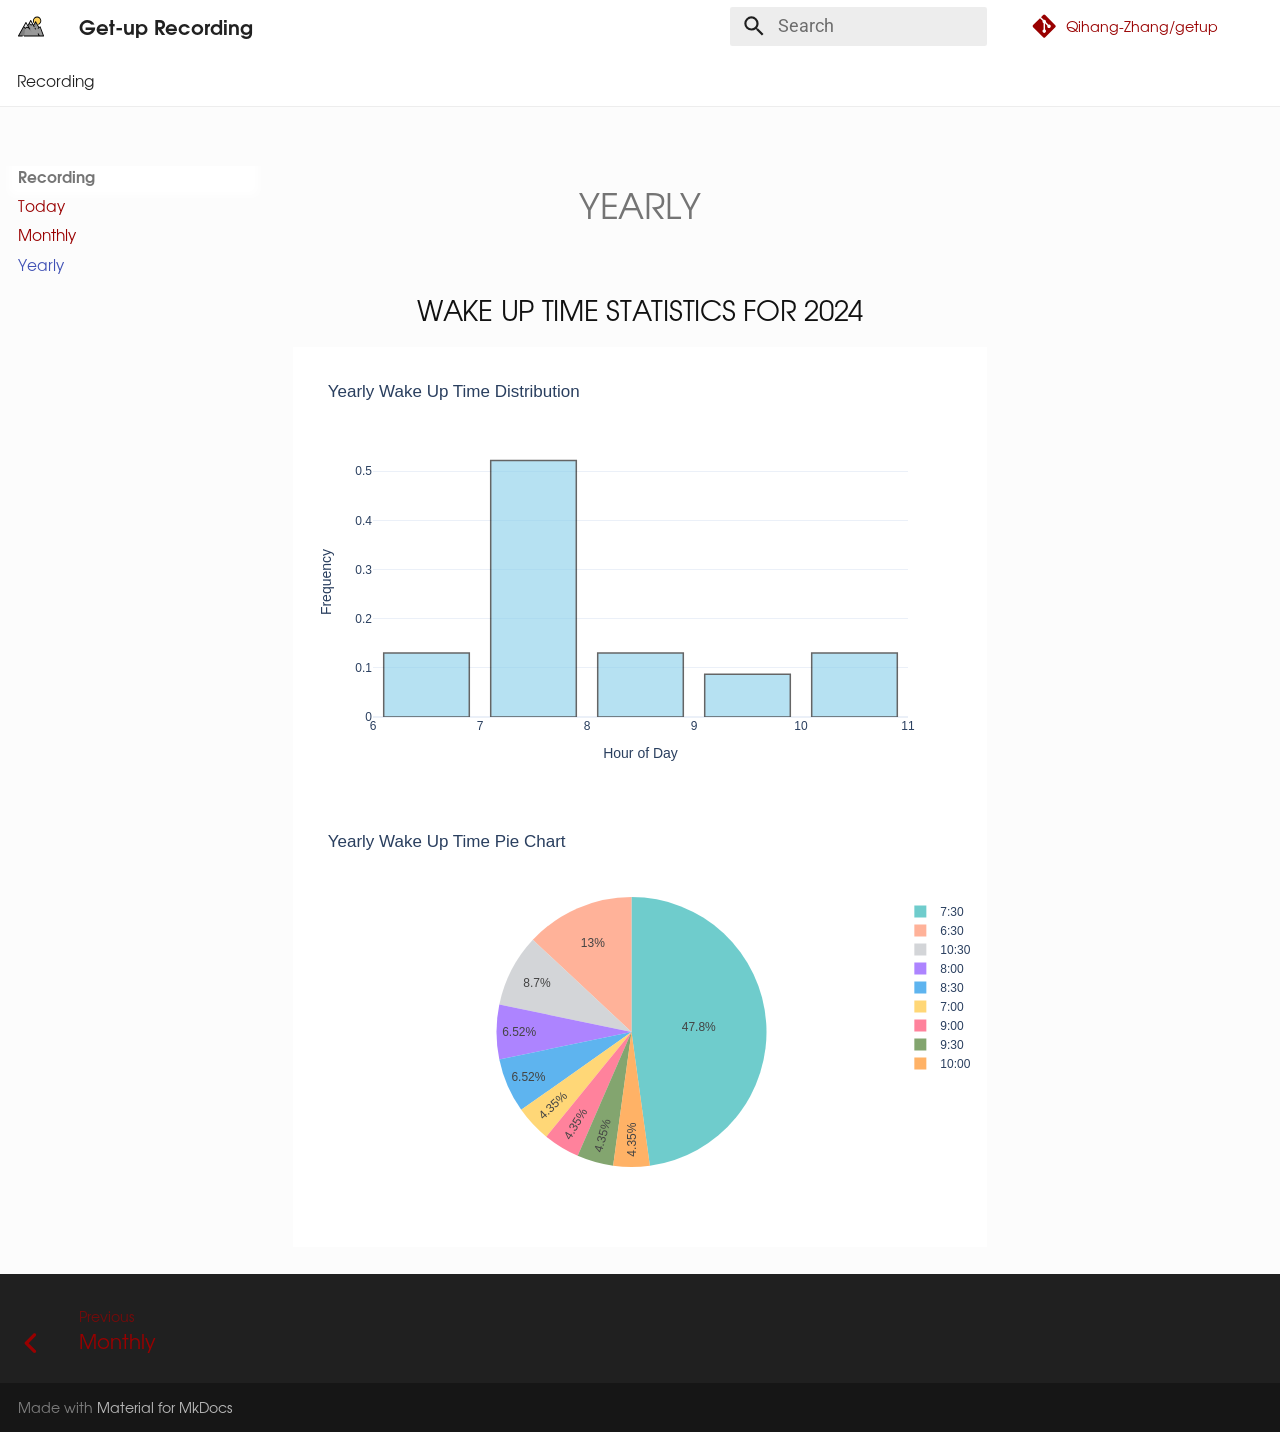
<file: home/yearly_stats/index.html>
<!doctype html>
<html lang="en" class="no-js">
  <head>
    
      <meta charset="utf-8">
      <meta name="viewport" content="width=device-width,initial-scale=1">
      
      
      
      
        <link rel="prev" href="../monthly_stats/">
      
      
      
      <link rel="icon" href="../../assets/landscape/M2.svg">
      <meta name="generator" content="mkdocs-1.5.3, mkdocs-material-9.5.15">
    
    
      
        <title>Yearly - Get-up Recording</title>
      
    
    
      <link rel="stylesheet" href="../../assets/stylesheets/main.7e359304.min.css">
      
        
        <link rel="stylesheet" href="../../assets/stylesheets/palette.06af60db.min.css">
      
      


    
    
      
    
    
      
        
        
        <link rel="preconnect" href="https://fonts.gstatic.com" crossorigin>
        <link rel="stylesheet" href="https://fonts.googleapis.com/css?family=Roboto:300,300i,400,400i,700,700i%7CRoboto+Mono:400,400i,700,700i&display=fallback">
        <style>:root{--md-text-font:"Roboto";--md-code-font:"Roboto Mono"}</style>
      
    
    
      <link rel="stylesheet" href="../../stylesheets/gothic.css">
    
    <script>__md_scope=new URL("../..",location),__md_hash=e=>[...e].reduce((e,_)=>(e<<5)-e+_.charCodeAt(0),0),__md_get=(e,_=localStorage,t=__md_scope)=>JSON.parse(_.getItem(t.pathname+"."+e)),__md_set=(e,_,t=localStorage,a=__md_scope)=>{try{t.setItem(a.pathname+"."+e,JSON.stringify(_))}catch(e){}}</script>
    
      

    
    
    
  </head>
  
  
    
    
    
    
    
    <body dir="ltr" data-md-color-scheme="default" data-md-color-primary="white" data-md-color-accent="light-green">
  
    
    <input class="md-toggle" data-md-toggle="drawer" type="checkbox" id="__drawer" autocomplete="off">
    <input class="md-toggle" data-md-toggle="search" type="checkbox" id="__search" autocomplete="off">
    <label class="md-overlay" for="__drawer"></label>
    <div data-md-component="skip">
      
    </div>
    <div data-md-component="announce">
      
    </div>
    
    
      

<header class="md-header" data-md-component="header">
  <nav class="md-header__inner md-grid" aria-label="Header">
    <a href="https://qihang-zhang.github.io/" title="Get-up Recording" class="md-header__button md-logo" aria-label="Get-up Recording" data-md-component="logo">
      
  <img src="../../assets/landscape/M1.svg" alt="logo">

    </a>
    <label class="md-header__button md-icon" for="__drawer">
      
      <svg xmlns="http://www.w3.org/2000/svg" viewBox="0 0 24 24"><path d="M3 6h18v2H3V6m0 5h18v2H3v-2m0 5h18v2H3v-2Z"/></svg>
    </label>
    <div class="md-header__title" data-md-component="header-title">
      <div class="md-header__ellipsis">
        <div class="md-header__topic">
          <span class="md-ellipsis">
            Get-up Recording
          </span>
        </div>
        <div class="md-header__topic" data-md-component="header-topic">
          <span class="md-ellipsis">
            
              Yearly
            
          </span>
        </div>
      </div>
    </div>
    
      
    
    
    
    
      <label class="md-header__button md-icon" for="__search">
        
        <svg xmlns="http://www.w3.org/2000/svg" viewBox="0 0 24 24"><path d="M9.5 3A6.5 6.5 0 0 1 16 9.5c0 1.61-.59 3.09-1.56 4.23l.27.27h.79l5 5-1.5 1.5-5-5v-.79l-.27-.27A6.516 6.516 0 0 1 9.5 16 6.5 6.5 0 0 1 3 9.5 6.5 6.5 0 0 1 9.5 3m0 2C7 5 5 7 5 9.5S7 14 9.5 14 14 12 14 9.5 12 5 9.5 5Z"/></svg>
      </label>
      <div class="md-search" data-md-component="search" role="dialog">
  <label class="md-search__overlay" for="__search"></label>
  <div class="md-search__inner" role="search">
    <form class="md-search__form" name="search">
      <input type="text" class="md-search__input" name="query" aria-label="Search" placeholder="Search" autocapitalize="off" autocorrect="off" autocomplete="off" spellcheck="false" data-md-component="search-query" required>
      <label class="md-search__icon md-icon" for="__search">
        
        <svg xmlns="http://www.w3.org/2000/svg" viewBox="0 0 24 24"><path d="M9.5 3A6.5 6.5 0 0 1 16 9.5c0 1.61-.59 3.09-1.56 4.23l.27.27h.79l5 5-1.5 1.5-5-5v-.79l-.27-.27A6.516 6.516 0 0 1 9.5 16 6.5 6.5 0 0 1 3 9.5 6.5 6.5 0 0 1 9.5 3m0 2C7 5 5 7 5 9.5S7 14 9.5 14 14 12 14 9.5 12 5 9.5 5Z"/></svg>
        
        <svg xmlns="http://www.w3.org/2000/svg" viewBox="0 0 320 512"><!--! Font Awesome Free 6.5.1 by @fontawesome - https://fontawesome.com License - https://fontawesome.com/license/free (Icons: CC BY 4.0, Fonts: SIL OFL 1.1, Code: MIT License) Copyright 2023 Fonticons, Inc.--><path d="M41.4 233.4c-12.5 12.5-12.5 32.8 0 45.3l160 160c12.5 12.5 32.8 12.5 45.3 0s12.5-32.8 0-45.3L109.3 256l137.3-137.4c12.5-12.5 12.5-32.8 0-45.3s-32.8-12.5-45.3 0l-160 160z"/></svg>
      </label>
      <nav class="md-search__options" aria-label="Search">
        
        <button type="reset" class="md-search__icon md-icon" title="Clear" aria-label="Clear" tabindex="-1">
          
          <svg xmlns="http://www.w3.org/2000/svg" viewBox="0 0 24 24"><path d="M19 6.41 17.59 5 12 10.59 6.41 5 5 6.41 10.59 12 5 17.59 6.41 19 12 13.41 17.59 19 19 17.59 13.41 12 19 6.41Z"/></svg>
        </button>
      </nav>
      
    </form>
    <div class="md-search__output">
      <div class="md-search__scrollwrap" data-md-scrollfix>
        <div class="md-search-result" data-md-component="search-result">
          <div class="md-search-result__meta">
            Initializing search
          </div>
          <ol class="md-search-result__list" role="presentation"></ol>
        </div>
      </div>
    </div>
  </div>
</div>
    
    
      <div class="md-header__source">
        <a href="https://github.com/Qihang-Zhang/getup" title="Go to repository" class="md-source" data-md-component="source">
  <div class="md-source__icon md-icon">
    
    <svg xmlns="http://www.w3.org/2000/svg" viewBox="0 0 448 512"><!--! Font Awesome Free 6.5.1 by @fontawesome - https://fontawesome.com License - https://fontawesome.com/license/free (Icons: CC BY 4.0, Fonts: SIL OFL 1.1, Code: MIT License) Copyright 2023 Fonticons, Inc.--><path d="M439.55 236.05 244 40.45a28.87 28.87 0 0 0-40.81 0l-40.66 40.63 51.52 51.52c27.06-9.14 52.68 16.77 43.39 43.68l49.66 49.66c34.23-11.8 61.18 31 35.47 56.69-26.49 26.49-70.21-2.87-56-37.34L240.22 199v121.85c25.3 12.54 22.26 41.85 9.08 55a34.34 34.34 0 0 1-48.55 0c-17.57-17.6-11.07-46.91 11.25-56v-123c-20.8-8.51-24.6-30.74-18.64-45L142.57 101 8.45 235.14a28.86 28.86 0 0 0 0 40.81l195.61 195.6a28.86 28.86 0 0 0 40.8 0l194.69-194.69a28.86 28.86 0 0 0 0-40.81z"/></svg>
  </div>
  <div class="md-source__repository">
    Qihang-Zhang/getup
  </div>
</a>
      </div>
    
  </nav>
  
</header>
    
    <div class="md-container" data-md-component="container">
      
      
        
          
            
<nav class="md-tabs" aria-label="Tabs" data-md-component="tabs">
  <div class="md-grid">
    <ul class="md-tabs__list">
      
        
  
  
    
  
  
    
    
      <li class="md-tabs__item md-tabs__item--active">
        <a href="../.." class="md-tabs__link">
          
  
  Recording

        </a>
      </li>
    
  

      
    </ul>
  </div>
</nav>
          
        
      
      <main class="md-main" data-md-component="main">
        <div class="md-main__inner md-grid">
          
            
              
              <div class="md-sidebar md-sidebar--primary" data-md-component="sidebar" data-md-type="navigation" >
                <div class="md-sidebar__scrollwrap">
                  <div class="md-sidebar__inner">
                    


  


<nav class="md-nav md-nav--primary md-nav--lifted" aria-label="Navigation" data-md-level="0">
  <label class="md-nav__title" for="__drawer">
    <a href="https://qihang-zhang.github.io/" title="Get-up Recording" class="md-nav__button md-logo" aria-label="Get-up Recording" data-md-component="logo">
      
  <img src="../../assets/landscape/M1.svg" alt="logo">

    </a>
    Get-up Recording
  </label>
  
    <div class="md-nav__source">
      <a href="https://github.com/Qihang-Zhang/getup" title="Go to repository" class="md-source" data-md-component="source">
  <div class="md-source__icon md-icon">
    
    <svg xmlns="http://www.w3.org/2000/svg" viewBox="0 0 448 512"><!--! Font Awesome Free 6.5.1 by @fontawesome - https://fontawesome.com License - https://fontawesome.com/license/free (Icons: CC BY 4.0, Fonts: SIL OFL 1.1, Code: MIT License) Copyright 2023 Fonticons, Inc.--><path d="M439.55 236.05 244 40.45a28.87 28.87 0 0 0-40.81 0l-40.66 40.63 51.52 51.52c27.06-9.14 52.68 16.77 43.39 43.68l49.66 49.66c34.23-11.8 61.18 31 35.47 56.69-26.49 26.49-70.21-2.87-56-37.34L240.22 199v121.85c25.3 12.54 22.26 41.85 9.08 55a34.34 34.34 0 0 1-48.55 0c-17.57-17.6-11.07-46.91 11.25-56v-123c-20.8-8.51-24.6-30.74-18.64-45L142.57 101 8.45 235.14a28.86 28.86 0 0 0 0 40.81l195.61 195.6a28.86 28.86 0 0 0 40.8 0l194.69-194.69a28.86 28.86 0 0 0 0-40.81z"/></svg>
  </div>
  <div class="md-source__repository">
    Qihang-Zhang/getup
  </div>
</a>
    </div>
  
  <ul class="md-nav__list" data-md-scrollfix>
    
      
      
  
  
    
  
  
  
    
    
    
      
        
        
      
      
    
    
    <li class="md-nav__item md-nav__item--active md-nav__item--section md-nav__item--nested">
      
        
        
        <input class="md-nav__toggle md-toggle " type="checkbox" id="__nav_1" checked>
        
          
          <label class="md-nav__link" for="__nav_1" id="__nav_1_label" tabindex="">
            
  
  <span class="md-ellipsis">
    Recording
  </span>
  

            <span class="md-nav__icon md-icon"></span>
          </label>
        
        <nav class="md-nav" data-md-level="1" aria-labelledby="__nav_1_label" aria-expanded="true">
          <label class="md-nav__title" for="__nav_1">
            <span class="md-nav__icon md-icon"></span>
            Recording
          </label>
          <ul class="md-nav__list" data-md-scrollfix>
            
              
                
  
  
  
  
    <li class="md-nav__item">
      <a href="../.." class="md-nav__link">
        
  
  <span class="md-ellipsis">
    Today
  </span>
  

      </a>
    </li>
  

              
            
              
                
  
  
  
  
    <li class="md-nav__item">
      <a href="../monthly_stats/" class="md-nav__link">
        
  
  <span class="md-ellipsis">
    Monthly
  </span>
  

      </a>
    </li>
  

              
            
              
                
  
  
    
  
  
  
    <li class="md-nav__item md-nav__item--active">
      
      <input class="md-nav__toggle md-toggle" type="checkbox" id="__toc">
      
      
      
      <a href="./" class="md-nav__link md-nav__link--active">
        
  
  <span class="md-ellipsis">
    Yearly
  </span>
  

      </a>
      
    </li>
  

              
            
          </ul>
        </nav>
      
    </li>
  

    
  </ul>
</nav>
                  </div>
                </div>
              </div>
            
            
              
              <div class="md-sidebar md-sidebar--secondary" data-md-component="sidebar" data-md-type="toc" >
                <div class="md-sidebar__scrollwrap">
                  <div class="md-sidebar__inner">
                    

<nav class="md-nav md-nav--secondary" aria-label="Table of contents">
  
  
  
  
</nav>
                  </div>
                </div>
              </div>
            
          
          
            <div class="md-content" data-md-component="content">
              <article class="md-content__inner md-typeset">
                
                  

  
  


  <h1>Yearly</h1>

<!DOCTYPE html>
<html lang="en">
<body>
    <center><h2>Wake Up Time Statistics for 2024</h2></center>
    <div class="container">
        <div class="img">
            <div>                        <script type="text/javascript">window.PlotlyConfig = {MathJaxConfig: 'local'};</script>
        <script charset="utf-8" src="https://cdn.plot.ly/plotly-2.30.0.min.js"></script>                <div id="cf288014-c326-430e-ad60-09d87e27c832" class="plotly-graph-div" style="height:100%; width:100%;"></div>            <script type="text/javascript">                                    window.PLOTLYENV=window.PLOTLYENV || {};                                    if (document.getElementById("cf288014-c326-430e-ad60-09d87e27c832")) {                    Plotly.newPlot(                        "cf288014-c326-430e-ad60-09d87e27c832",                        [{"histnorm":"probability","marker":{"color":"skyblue","line":{"color":"black","width":1.5}},"opacity":0.6,"x":[7.65,7.516666666666667,7.533333333333333,10.216666666666667,10.2,8.65,9.983333333333333,9.683333333333334,7.533333333333333,7.533333333333333,7.533333333333333,7.566666666666666,7.166666666666667,7.516666666666667,7.516666666666667,7.5,7.533333333333333,7.516666666666667,7.516666666666667,7.516666666666667,7.533333333333333,7.416666666666667,7.516666666666667,7.5,7.5,7.516666666666667,7.5,8.066666666666666,6.516666666666667,6.533333333333333,10.516666666666667,10.583333333333334,6.583333333333333,8.333333333333334,10.583333333333334,6.583333333333333,6.75,8.266666666666667,10.516666666666667,6.516666666666667,8.5,7.5,7.983333333333333,9.483333333333333,9.383333333333333,8.816666666666666],"xbins":{"end":24,"size":1,"start":0},"type":"histogram"}],                        {"template":{"data":{"barpolar":[{"marker":{"line":{"color":"white","width":0.5},"pattern":{"fillmode":"overlay","size":10,"solidity":0.2}},"type":"barpolar"}],"bar":[{"error_x":{"color":"#2a3f5f"},"error_y":{"color":"#2a3f5f"},"marker":{"line":{"color":"white","width":0.5},"pattern":{"fillmode":"overlay","size":10,"solidity":0.2}},"type":"bar"}],"carpet":[{"aaxis":{"endlinecolor":"#2a3f5f","gridcolor":"#C8D4E3","linecolor":"#C8D4E3","minorgridcolor":"#C8D4E3","startlinecolor":"#2a3f5f"},"baxis":{"endlinecolor":"#2a3f5f","gridcolor":"#C8D4E3","linecolor":"#C8D4E3","minorgridcolor":"#C8D4E3","startlinecolor":"#2a3f5f"},"type":"carpet"}],"choropleth":[{"colorbar":{"outlinewidth":0,"ticks":""},"type":"choropleth"}],"contourcarpet":[{"colorbar":{"outlinewidth":0,"ticks":""},"type":"contourcarpet"}],"contour":[{"colorbar":{"outlinewidth":0,"ticks":""},"colorscale":[[0.0,"#0d0887"],[0.1111111111111111,"#46039f"],[0.2222222222222222,"#7201a8"],[0.3333333333333333,"#9c179e"],[0.4444444444444444,"#bd3786"],[0.5555555555555556,"#d8576b"],[0.6666666666666666,"#ed7953"],[0.7777777777777778,"#fb9f3a"],[0.8888888888888888,"#fdca26"],[1.0,"#f0f921"]],"type":"contour"}],"heatmapgl":[{"colorbar":{"outlinewidth":0,"ticks":""},"colorscale":[[0.0,"#0d0887"],[0.1111111111111111,"#46039f"],[0.2222222222222222,"#7201a8"],[0.3333333333333333,"#9c179e"],[0.4444444444444444,"#bd3786"],[0.5555555555555556,"#d8576b"],[0.6666666666666666,"#ed7953"],[0.7777777777777778,"#fb9f3a"],[0.8888888888888888,"#fdca26"],[1.0,"#f0f921"]],"type":"heatmapgl"}],"heatmap":[{"colorbar":{"outlinewidth":0,"ticks":""},"colorscale":[[0.0,"#0d0887"],[0.1111111111111111,"#46039f"],[0.2222222222222222,"#7201a8"],[0.3333333333333333,"#9c179e"],[0.4444444444444444,"#bd3786"],[0.5555555555555556,"#d8576b"],[0.6666666666666666,"#ed7953"],[0.7777777777777778,"#fb9f3a"],[0.8888888888888888,"#fdca26"],[1.0,"#f0f921"]],"type":"heatmap"}],"histogram2dcontour":[{"colorbar":{"outlinewidth":0,"ticks":""},"colorscale":[[0.0,"#0d0887"],[0.1111111111111111,"#46039f"],[0.2222222222222222,"#7201a8"],[0.3333333333333333,"#9c179e"],[0.4444444444444444,"#bd3786"],[0.5555555555555556,"#d8576b"],[0.6666666666666666,"#ed7953"],[0.7777777777777778,"#fb9f3a"],[0.8888888888888888,"#fdca26"],[1.0,"#f0f921"]],"type":"histogram2dcontour"}],"histogram2d":[{"colorbar":{"outlinewidth":0,"ticks":""},"colorscale":[[0.0,"#0d0887"],[0.1111111111111111,"#46039f"],[0.2222222222222222,"#7201a8"],[0.3333333333333333,"#9c179e"],[0.4444444444444444,"#bd3786"],[0.5555555555555556,"#d8576b"],[0.6666666666666666,"#ed7953"],[0.7777777777777778,"#fb9f3a"],[0.8888888888888888,"#fdca26"],[1.0,"#f0f921"]],"type":"histogram2d"}],"histogram":[{"marker":{"pattern":{"fillmode":"overlay","size":10,"solidity":0.2}},"type":"histogram"}],"mesh3d":[{"colorbar":{"outlinewidth":0,"ticks":""},"type":"mesh3d"}],"parcoords":[{"line":{"colorbar":{"outlinewidth":0,"ticks":""}},"type":"parcoords"}],"pie":[{"automargin":true,"type":"pie"}],"scatter3d":[{"line":{"colorbar":{"outlinewidth":0,"ticks":""}},"marker":{"colorbar":{"outlinewidth":0,"ticks":""}},"type":"scatter3d"}],"scattercarpet":[{"marker":{"colorbar":{"outlinewidth":0,"ticks":""}},"type":"scattercarpet"}],"scattergeo":[{"marker":{"colorbar":{"outlinewidth":0,"ticks":""}},"type":"scattergeo"}],"scattergl":[{"marker":{"colorbar":{"outlinewidth":0,"ticks":""}},"type":"scattergl"}],"scattermapbox":[{"marker":{"colorbar":{"outlinewidth":0,"ticks":""}},"type":"scattermapbox"}],"scatterpolargl":[{"marker":{"colorbar":{"outlinewidth":0,"ticks":""}},"type":"scatterpolargl"}],"scatterpolar":[{"marker":{"colorbar":{"outlinewidth":0,"ticks":""}},"type":"scatterpolar"}],"scatter":[{"fillpattern":{"fillmode":"overlay","size":10,"solidity":0.2},"type":"scatter"}],"scatterternary":[{"marker":{"colorbar":{"outlinewidth":0,"ticks":""}},"type":"scatterternary"}],"surface":[{"colorbar":{"outlinewidth":0,"ticks":""},"colorscale":[[0.0,"#0d0887"],[0.1111111111111111,"#46039f"],[0.2222222222222222,"#7201a8"],[0.3333333333333333,"#9c179e"],[0.4444444444444444,"#bd3786"],[0.5555555555555556,"#d8576b"],[0.6666666666666666,"#ed7953"],[0.7777777777777778,"#fb9f3a"],[0.8888888888888888,"#fdca26"],[1.0,"#f0f921"]],"type":"surface"}],"table":[{"cells":{"fill":{"color":"#EBF0F8"},"line":{"color":"white"}},"header":{"fill":{"color":"#C8D4E3"},"line":{"color":"white"}},"type":"table"}]},"layout":{"annotationdefaults":{"arrowcolor":"#2a3f5f","arrowhead":0,"arrowwidth":1},"autotypenumbers":"strict","coloraxis":{"colorbar":{"outlinewidth":0,"ticks":""}},"colorscale":{"diverging":[[0,"#8e0152"],[0.1,"#c51b7d"],[0.2,"#de77ae"],[0.3,"#f1b6da"],[0.4,"#fde0ef"],[0.5,"#f7f7f7"],[0.6,"#e6f5d0"],[0.7,"#b8e186"],[0.8,"#7fbc41"],[0.9,"#4d9221"],[1,"#276419"]],"sequential":[[0.0,"#0d0887"],[0.1111111111111111,"#46039f"],[0.2222222222222222,"#7201a8"],[0.3333333333333333,"#9c179e"],[0.4444444444444444,"#bd3786"],[0.5555555555555556,"#d8576b"],[0.6666666666666666,"#ed7953"],[0.7777777777777778,"#fb9f3a"],[0.8888888888888888,"#fdca26"],[1.0,"#f0f921"]],"sequentialminus":[[0.0,"#0d0887"],[0.1111111111111111,"#46039f"],[0.2222222222222222,"#7201a8"],[0.3333333333333333,"#9c179e"],[0.4444444444444444,"#bd3786"],[0.5555555555555556,"#d8576b"],[0.6666666666666666,"#ed7953"],[0.7777777777777778,"#fb9f3a"],[0.8888888888888888,"#fdca26"],[1.0,"#f0f921"]]},"colorway":["#636efa","#EF553B","#00cc96","#ab63fa","#FFA15A","#19d3f3","#FF6692","#B6E880","#FF97FF","#FECB52"],"font":{"color":"#2a3f5f"},"geo":{"bgcolor":"white","lakecolor":"white","landcolor":"white","showlakes":true,"showland":true,"subunitcolor":"#C8D4E3"},"hoverlabel":{"align":"left"},"hovermode":"closest","mapbox":{"style":"light"},"paper_bgcolor":"white","plot_bgcolor":"white","polar":{"angularaxis":{"gridcolor":"#EBF0F8","linecolor":"#EBF0F8","ticks":""},"bgcolor":"white","radialaxis":{"gridcolor":"#EBF0F8","linecolor":"#EBF0F8","ticks":""}},"scene":{"xaxis":{"backgroundcolor":"white","gridcolor":"#DFE8F3","gridwidth":2,"linecolor":"#EBF0F8","showbackground":true,"ticks":"","zerolinecolor":"#EBF0F8"},"yaxis":{"backgroundcolor":"white","gridcolor":"#DFE8F3","gridwidth":2,"linecolor":"#EBF0F8","showbackground":true,"ticks":"","zerolinecolor":"#EBF0F8"},"zaxis":{"backgroundcolor":"white","gridcolor":"#DFE8F3","gridwidth":2,"linecolor":"#EBF0F8","showbackground":true,"ticks":"","zerolinecolor":"#EBF0F8"}},"shapedefaults":{"line":{"color":"#2a3f5f"}},"ternary":{"aaxis":{"gridcolor":"#DFE8F3","linecolor":"#A2B1C6","ticks":""},"baxis":{"gridcolor":"#DFE8F3","linecolor":"#A2B1C6","ticks":""},"bgcolor":"white","caxis":{"gridcolor":"#DFE8F3","linecolor":"#A2B1C6","ticks":""}},"title":{"x":0.05},"xaxis":{"automargin":true,"gridcolor":"#EBF0F8","linecolor":"#EBF0F8","ticks":"","title":{"standoff":15},"zerolinecolor":"#EBF0F8","zerolinewidth":2},"yaxis":{"automargin":true,"gridcolor":"#EBF0F8","linecolor":"#EBF0F8","ticks":"","title":{"standoff":15},"zerolinecolor":"#EBF0F8","zerolinewidth":2}}},"title":{"text":"Yearly Wake Up Time Distribution"},"xaxis":{"title":{"text":"Hour of Day"}},"yaxis":{"title":{"text":"Frequency"}},"bargap":0.2},                        {"responsive": true}                    )                };                            </script>        </div>
        </div>
        <div class="img">
            <div>                        <script type="text/javascript">window.PlotlyConfig = {MathJaxConfig: 'local'};</script>
        <script charset="utf-8" src="https://cdn.plot.ly/plotly-2.30.0.min.js"></script>                <div id="18e7d5b8-3126-421e-b956-4eba9f732627" class="plotly-graph-div" style="height:100%; width:100%;"></div>            <script type="text/javascript">                                    window.PLOTLYENV=window.PLOTLYENV || {};                                    if (document.getElementById("18e7d5b8-3126-421e-b956-4eba9f732627")) {                    Plotly.newPlot(                        "18e7d5b8-3126-421e-b956-4eba9f732627",                        [{"labels":["6:30","7:00","7:30","8:00","8:30","9:00","9:30","10:00","10:30"],"marker":{"colors":["rgba(255, 159, 128, 0.8)","rgba(255, 205, 86, 0.8)","rgba(75, 192, 192, 0.8)","rgba(153, 102, 255, 0.8)","rgba(54, 162, 235, 0.8)","rgba(255, 99, 132, 0.8)","rgba(101, 143, 75, 0.8)","rgba(255, 159, 64, 0.8)","rgba(201, 203, 207, 0.8)"]},"values":[6,2,22,3,3,2,2,2,4],"type":"pie"}],                        {"template":{"data":{"histogram2dcontour":[{"type":"histogram2dcontour","colorbar":{"outlinewidth":0,"ticks":""},"colorscale":[[0.0,"#0d0887"],[0.1111111111111111,"#46039f"],[0.2222222222222222,"#7201a8"],[0.3333333333333333,"#9c179e"],[0.4444444444444444,"#bd3786"],[0.5555555555555556,"#d8576b"],[0.6666666666666666,"#ed7953"],[0.7777777777777778,"#fb9f3a"],[0.8888888888888888,"#fdca26"],[1.0,"#f0f921"]]}],"choropleth":[{"type":"choropleth","colorbar":{"outlinewidth":0,"ticks":""}}],"histogram2d":[{"type":"histogram2d","colorbar":{"outlinewidth":0,"ticks":""},"colorscale":[[0.0,"#0d0887"],[0.1111111111111111,"#46039f"],[0.2222222222222222,"#7201a8"],[0.3333333333333333,"#9c179e"],[0.4444444444444444,"#bd3786"],[0.5555555555555556,"#d8576b"],[0.6666666666666666,"#ed7953"],[0.7777777777777778,"#fb9f3a"],[0.8888888888888888,"#fdca26"],[1.0,"#f0f921"]]}],"heatmap":[{"type":"heatmap","colorbar":{"outlinewidth":0,"ticks":""},"colorscale":[[0.0,"#0d0887"],[0.1111111111111111,"#46039f"],[0.2222222222222222,"#7201a8"],[0.3333333333333333,"#9c179e"],[0.4444444444444444,"#bd3786"],[0.5555555555555556,"#d8576b"],[0.6666666666666666,"#ed7953"],[0.7777777777777778,"#fb9f3a"],[0.8888888888888888,"#fdca26"],[1.0,"#f0f921"]]}],"heatmapgl":[{"type":"heatmapgl","colorbar":{"outlinewidth":0,"ticks":""},"colorscale":[[0.0,"#0d0887"],[0.1111111111111111,"#46039f"],[0.2222222222222222,"#7201a8"],[0.3333333333333333,"#9c179e"],[0.4444444444444444,"#bd3786"],[0.5555555555555556,"#d8576b"],[0.6666666666666666,"#ed7953"],[0.7777777777777778,"#fb9f3a"],[0.8888888888888888,"#fdca26"],[1.0,"#f0f921"]]}],"contourcarpet":[{"type":"contourcarpet","colorbar":{"outlinewidth":0,"ticks":""}}],"contour":[{"type":"contour","colorbar":{"outlinewidth":0,"ticks":""},"colorscale":[[0.0,"#0d0887"],[0.1111111111111111,"#46039f"],[0.2222222222222222,"#7201a8"],[0.3333333333333333,"#9c179e"],[0.4444444444444444,"#bd3786"],[0.5555555555555556,"#d8576b"],[0.6666666666666666,"#ed7953"],[0.7777777777777778,"#fb9f3a"],[0.8888888888888888,"#fdca26"],[1.0,"#f0f921"]]}],"surface":[{"type":"surface","colorbar":{"outlinewidth":0,"ticks":""},"colorscale":[[0.0,"#0d0887"],[0.1111111111111111,"#46039f"],[0.2222222222222222,"#7201a8"],[0.3333333333333333,"#9c179e"],[0.4444444444444444,"#bd3786"],[0.5555555555555556,"#d8576b"],[0.6666666666666666,"#ed7953"],[0.7777777777777778,"#fb9f3a"],[0.8888888888888888,"#fdca26"],[1.0,"#f0f921"]]}],"mesh3d":[{"type":"mesh3d","colorbar":{"outlinewidth":0,"ticks":""}}],"scatter":[{"fillpattern":{"fillmode":"overlay","size":10,"solidity":0.2},"type":"scatter"}],"parcoords":[{"type":"parcoords","line":{"colorbar":{"outlinewidth":0,"ticks":""}}}],"scatterpolargl":[{"type":"scatterpolargl","marker":{"colorbar":{"outlinewidth":0,"ticks":""}}}],"bar":[{"error_x":{"color":"#2a3f5f"},"error_y":{"color":"#2a3f5f"},"marker":{"line":{"color":"#E5ECF6","width":0.5},"pattern":{"fillmode":"overlay","size":10,"solidity":0.2}},"type":"bar"}],"scattergeo":[{"type":"scattergeo","marker":{"colorbar":{"outlinewidth":0,"ticks":""}}}],"scatterpolar":[{"type":"scatterpolar","marker":{"colorbar":{"outlinewidth":0,"ticks":""}}}],"histogram":[{"marker":{"pattern":{"fillmode":"overlay","size":10,"solidity":0.2}},"type":"histogram"}],"scattergl":[{"type":"scattergl","marker":{"colorbar":{"outlinewidth":0,"ticks":""}}}],"scatter3d":[{"type":"scatter3d","line":{"colorbar":{"outlinewidth":0,"ticks":""}},"marker":{"colorbar":{"outlinewidth":0,"ticks":""}}}],"scattermapbox":[{"type":"scattermapbox","marker":{"colorbar":{"outlinewidth":0,"ticks":""}}}],"scatterternary":[{"type":"scatterternary","marker":{"colorbar":{"outlinewidth":0,"ticks":""}}}],"scattercarpet":[{"type":"scattercarpet","marker":{"colorbar":{"outlinewidth":0,"ticks":""}}}],"carpet":[{"aaxis":{"endlinecolor":"#2a3f5f","gridcolor":"white","linecolor":"white","minorgridcolor":"white","startlinecolor":"#2a3f5f"},"baxis":{"endlinecolor":"#2a3f5f","gridcolor":"white","linecolor":"white","minorgridcolor":"white","startlinecolor":"#2a3f5f"},"type":"carpet"}],"table":[{"cells":{"fill":{"color":"#EBF0F8"},"line":{"color":"white"}},"header":{"fill":{"color":"#C8D4E3"},"line":{"color":"white"}},"type":"table"}],"barpolar":[{"marker":{"line":{"color":"#E5ECF6","width":0.5},"pattern":{"fillmode":"overlay","size":10,"solidity":0.2}},"type":"barpolar"}],"pie":[{"automargin":true,"type":"pie"}]},"layout":{"autotypenumbers":"strict","colorway":["#636efa","#EF553B","#00cc96","#ab63fa","#FFA15A","#19d3f3","#FF6692","#B6E880","#FF97FF","#FECB52"],"font":{"color":"#2a3f5f"},"hovermode":"closest","hoverlabel":{"align":"left"},"paper_bgcolor":"white","plot_bgcolor":"#E5ECF6","polar":{"bgcolor":"#E5ECF6","angularaxis":{"gridcolor":"white","linecolor":"white","ticks":""},"radialaxis":{"gridcolor":"white","linecolor":"white","ticks":""}},"ternary":{"bgcolor":"#E5ECF6","aaxis":{"gridcolor":"white","linecolor":"white","ticks":""},"baxis":{"gridcolor":"white","linecolor":"white","ticks":""},"caxis":{"gridcolor":"white","linecolor":"white","ticks":""}},"coloraxis":{"colorbar":{"outlinewidth":0,"ticks":""}},"colorscale":{"sequential":[[0.0,"#0d0887"],[0.1111111111111111,"#46039f"],[0.2222222222222222,"#7201a8"],[0.3333333333333333,"#9c179e"],[0.4444444444444444,"#bd3786"],[0.5555555555555556,"#d8576b"],[0.6666666666666666,"#ed7953"],[0.7777777777777778,"#fb9f3a"],[0.8888888888888888,"#fdca26"],[1.0,"#f0f921"]],"sequentialminus":[[0.0,"#0d0887"],[0.1111111111111111,"#46039f"],[0.2222222222222222,"#7201a8"],[0.3333333333333333,"#9c179e"],[0.4444444444444444,"#bd3786"],[0.5555555555555556,"#d8576b"],[0.6666666666666666,"#ed7953"],[0.7777777777777778,"#fb9f3a"],[0.8888888888888888,"#fdca26"],[1.0,"#f0f921"]],"diverging":[[0,"#8e0152"],[0.1,"#c51b7d"],[0.2,"#de77ae"],[0.3,"#f1b6da"],[0.4,"#fde0ef"],[0.5,"#f7f7f7"],[0.6,"#e6f5d0"],[0.7,"#b8e186"],[0.8,"#7fbc41"],[0.9,"#4d9221"],[1,"#276419"]]},"xaxis":{"gridcolor":"white","linecolor":"white","ticks":"","title":{"standoff":15},"zerolinecolor":"white","automargin":true,"zerolinewidth":2},"yaxis":{"gridcolor":"white","linecolor":"white","ticks":"","title":{"standoff":15},"zerolinecolor":"white","automargin":true,"zerolinewidth":2},"scene":{"xaxis":{"backgroundcolor":"#E5ECF6","gridcolor":"white","linecolor":"white","showbackground":true,"ticks":"","zerolinecolor":"white","gridwidth":2},"yaxis":{"backgroundcolor":"#E5ECF6","gridcolor":"white","linecolor":"white","showbackground":true,"ticks":"","zerolinecolor":"white","gridwidth":2},"zaxis":{"backgroundcolor":"#E5ECF6","gridcolor":"white","linecolor":"white","showbackground":true,"ticks":"","zerolinecolor":"white","gridwidth":2}},"shapedefaults":{"line":{"color":"#2a3f5f"}},"annotationdefaults":{"arrowcolor":"#2a3f5f","arrowhead":0,"arrowwidth":1},"geo":{"bgcolor":"white","landcolor":"#E5ECF6","subunitcolor":"white","showland":true,"showlakes":true,"lakecolor":"white"},"title":{"x":0.05},"mapbox":{"style":"light"}}},"title":{"text":"Yearly Wake Up Time Pie Chart"}},                        {"responsive": true}                    )                };                            </script>        </div>
        </div>
    </div>
</body>
</html>












                
              </article>
            </div>
          
          
<script>var target=document.getElementById(location.hash.slice(1));target&&target.name&&(target.checked=target.name.startsWith("__tabbed_"))</script>
        </div>
        
      </main>
      
        <footer class="md-footer">
  
    
      
      <nav class="md-footer__inner md-grid" aria-label="Footer" >
        
          
          <a href="../monthly_stats/" class="md-footer__link md-footer__link--prev" aria-label="Previous: Monthly">
            <div class="md-footer__button md-icon">
              
              <svg xmlns="http://www.w3.org/2000/svg" viewBox="0 0 320 512"><!--! Font Awesome Free 6.5.1 by @fontawesome - https://fontawesome.com License - https://fontawesome.com/license/free (Icons: CC BY 4.0, Fonts: SIL OFL 1.1, Code: MIT License) Copyright 2023 Fonticons, Inc.--><path d="M41.4 233.4c-12.5 12.5-12.5 32.8 0 45.3l160 160c12.5 12.5 32.8 12.5 45.3 0s12.5-32.8 0-45.3L109.3 256l137.3-137.4c12.5-12.5 12.5-32.8 0-45.3s-32.8-12.5-45.3 0l-160 160z"/></svg>
            </div>
            <div class="md-footer__title">
              <span class="md-footer__direction">
                Previous
              </span>
              <div class="md-ellipsis">
                Monthly
              </div>
            </div>
          </a>
        
        
      </nav>
    
  
  <div class="md-footer-meta md-typeset">
    <div class="md-footer-meta__inner md-grid">
      <div class="md-copyright">
  
  
    Made with
    <a href="https://squidfunk.github.io/mkdocs-material/" target="_blank" rel="noopener">
      Material for MkDocs
    </a>
  
</div>
      
    </div>
  </div>
</footer>
      
    </div>
    <div class="md-dialog" data-md-component="dialog">
      <div class="md-dialog__inner md-typeset"></div>
    </div>
    
    
    <script id="__config" type="application/json">{"base": "../..", "features": ["navigation.tabs", "header.autohide", "navigation.footer"], "search": "../../assets/javascripts/workers/search.b8dbb3d2.min.js", "translations": {"clipboard.copied": "Copied to clipboard", "clipboard.copy": "Copy to clipboard", "search.result.more.one": "1 more on this page", "search.result.more.other": "# more on this page", "search.result.none": "No matching documents", "search.result.one": "1 matching document", "search.result.other": "# matching documents", "search.result.placeholder": "Type to start searching", "search.result.term.missing": "Missing", "select.version": "Select version"}}</script>
    
    
      <script src="../../assets/javascripts/bundle.bd41221c.min.js"></script>
      
    
  </body>
</html>
</file>
<file: stylesheets/gothic.css>
.blog_level{
	width: 600px;
	height: 450px;
	margin: 50px auto;
}
.blog_level img{
	-webkit-filter: drop-shadow(10px 10px 10px rgba(0,0,0,.5)); /*考虑浏览器兼容性：兼容 Chrome, Safari, Opera */
	filter: drop-shadow(10px 10px 10px rgba(0,0,0,.5));
}

.blog_vertical{
	width: 450px;
	height: 700px;
	margin: 50px auto;
}
.blog_vertical img{
	-webkit-filter: drop-shadow(10px 10px 10px rgba(0,0,0,.5)); /*考虑浏览器兼容性：兼容 Chrome, Safari, Opera */
	filter: drop-shadow(10px 10px 10px rgba(0,0,0,.5));
}

@include-when-export url(https://fonts.googleapis.com/css?family=Didact+Gothic&display=swap&subset=cyrillic,cyrillic-ext,greek,greek-ext,latin-ext);

@font-face {
	font-family: 'TeXGyreAdventor';
	font-style: normal;
	font-weight: normal;
	src: url(./gothic/texgyreadventor-regular.woff) format('woff');
	unicode-range: U+0000-00FF, U+0131, U+0152-0153, U+02BB-02BC, U+02C6, U+02DA, U+02DC, U+2000-206F, U+2074, U+20AC, U+2122, U+2191, U+2193, U+2212, U+2215, U+FEFF, U+FFFD;
}
@font-face {
	font-family: 'TeXGyreAdventor';
	font-style: normal;
	font-weight: bold;
	src: url(./gothic/texgyreadventor-bold.woff) format('woff');
	unicode-range: U+0000-00FF, U+0131, U+0152-0153, U+02BB-02BC, U+02C6, U+02DA, U+02DC, U+2000-206F, U+2074, U+20AC, U+2122, U+2191, U+2193, U+2212, U+2215, U+FEFF, U+FFFD;
}
@font-face {
	font-family: 'TeXGyreAdventor';
	font-style: italic;
	font-weight: normal;
	src: url(./gothic/texgyreadventor-italic.woff) format('woff');
	unicode-range: U+0000-00FF, U+0131, U+0152-0153, U+02BB-02BC, U+02C6, U+02DA, U+02DC, U+2000-206F, U+2074, U+20AC, U+2122, U+2191, U+2193, U+2212, U+2215, U+FEFF, U+FFFD;
}
@font-face {
	font-family: 'TeXGyreAdventor';
	font-style: italic;
	font-weight: bold;
	src: url(./gothic/texgyreadventor-bolditalic.woff) format('woff');
	unicode-range: U+0000-00FF, U+0131, U+0152-0153, U+02BB-02BC, U+02C6, U+02DA, U+02DC, U+2000-206F, U+2074, U+20AC, U+2122, U+2191, U+2193, U+2212, U+2215, U+FEFF, U+FFFD;
}

/* cyrillic-ext */
@font-face {
  font-family: 'Didact Gothic';
  font-style: normal;
  font-weight: 400;
  font-display: swap;
  src: local('Didact Gothic Regular'), local('DidactGothic-Regular'), url(./gothic/didact-gothic-c-ext.woff2) format('woff2');
  unicode-range: U+0460-052F, U+1C80-1C88, U+20B4, U+2DE0-2DFF, U+A640-A69F, U+FE2E-FE2F;
}
/* cyrillic */
@font-face {
  font-family: 'Didact Gothic';
  font-style: normal;
  font-weight: 400;
  font-display: swap;
  src: local('Didact Gothic Regular'), local('DidactGothic-Regular'), url(./gothic/didact-gothic-c.woff2) format('woff2');
  unicode-range: U+0400-045F, U+0490-0491, U+04B0-04B1, U+2116;
}

:root {
	--window-border: none;
	--typora-center-window-title: true;
	--active-file-bg-color: #f3f3f3;
	--bg-color: #fcfcfc;
	--control-text-color: #777;
}

.mac-seamless-mode #typora-sidebar {
	top: 20px;
	padding-top: 0;
	height: auto;
}

html,
body,
#write{
	background: #fcfcfc;
	background: var(--bg-color);
	font-family: 'TeXGyreAdventor', "Century Gothic", "Didact Gothic", "Yu Gothic", 'Segoe UI Emoji', sans-serif;
	font-weight: 300;
	-webkit-font-smoothing: antialiased;
}
h1,
h2,
h3,
h4,
h5,
h6 {
	color: #111;
	font-family: 'TeXGyreAdventor', "Century Gothic", "Didact Gothic", "Yu Gothic", sans-serif;
}

html {
	font-size:22px;
}

#write {
	max-width: 914px;
	text-align: justify;
}

@media only screen and (min-width: 1400px) {
	#write {
		max-width: 1024px;
	}
}

#write>h1:first-child {
	margin-top: 2.75rem;
}
#write>h2:first-child {
	margin-top: 1.75rem;
}
#write>h3:first-child {
	margin-top: 1rem;
}
#write>h4:first-child {
	margin-top: 0.5rem;
}
h1 {
	font-weight: normal;
	line-height: 4rem;
	margin: 0 0 1.75rem;
	padding: 20px 30px;
	text-align: center;
	text-transform: uppercase;
	margin-top: 4rem;
}
h2 {
	font-weight: normal;
	line-height: 3rem;
	margin: 0 0 1.9375rem;
	padding: 0 30px;
	text-align: center;
	text-transform: uppercase;
	margin-top: 3rem
}
h3 {
	font-weight: normal;
}
h4 {
	font-weight: normal;
}
h5 {
	font-size: 1.125rem;
	font-weight: normal;
}
h6 {
	font-size: 1rem;
	font-weight: bold;
}
p {
	color: #111;
	font-size: 0.7rem;
	line-height: 1.75rem;
	margin: 0 0 1.25rem;
}
#write>h3.md-focus:before {
	left: -1.875rem;
	top: 0.5rem;
	padding: 2px;
}
#write>h4.md-focus:before {
	left: -1.875rem;
	top: 0.3125rem;
	padding: 2px;
}
#write>h5.md-focus:before {
	left: -1.875rem;
	top: 0.25rem;
	padding: 2px;
}
#write>h6.md-focus:before {
	left: -1.875rem;
	top: .125rem;
	padding: 2px;
}
@media screen and (max-width: 48em) {
	blockquote {
		margin-left: 1rem;
		margin-right: 0;
		padding: 0.5em;
	}
	.h1,
	h1 {
		font-size: 2.827rem;
	}
	.h2,
	h2 {
		font-size: 1.999rem;
	}
	.h3,
	h3 {
		font-size: 1.413rem;
	}
	.h4,
	h4 {
		font-size: 1.250rem;
	}
	.h5,
	h5 {
		font-size: 1.150rem;
	}
	.h6,
	h6 {
		font-size: 1rem;
	}
}
a,
.md-def-url {
	color: #990000;
	text-decoration: none;
}
a:hover {
	text-decoration: underline;
}
table {
	margin-bottom: 20px
}
table th,
table td {
	padding: 8px;
	line-height: 1.25rem;
	vertical-align: top;
	border-top: 1px solid #ddd
}
table th {
	font-weight: bold
}
table thead th {
	vertical-align: bottom
}
table caption+thead tr:first-child th,
table caption+thead tr:first-child td,
table colgroup+thead tr:first-child th,
table colgroup+thead tr:first-child td,
table thead:first-child tr:first-child th,
table thead:first-child tr:first-child td {
	border-top: 0
}
table tbody+tbody {
	border-top: 2px solid #ddd
}
code, .md-fences {
	padding: .5em;
	/*background: #f0f0f0;*/
	border: 1px solid #ccc;
	padding: .1em;
	font-size: 0.9em;
	margin-left: 0.2em;
	margin-right: 0.2em;
}
.md-fences {
	margin: 0 0 20px;
	font-size: 1em;
	padding: 0.3em 1em;
  	padding-top: 0.4em;
}
.task-list{
	padding-left: 0;
}

.task-list-item {
	padding-left:2.125rem;
}

input {
	border-style: ridge;
}

.task-list-item input {
	top: 3px;
}

.md-task-list-item input {
	margin-left: -1.5em;
}

.task-list-item input:before {
	content: "";
	display: inline-block;
	width: 1rem;
	height: 1rem;
	vertical-align: middle;
	text-align: center;
	border: 1px solid gray;
	background-color: #fdfdfd;
	margin-left: 0;
	-webkit-appearance: none;
	margin-top: -1rem;
}

.typora-node .task-list-item input:before {
	top: 0.3ex;
	position: absolute;
}

.task-list-item input:checked:before,
.task-list-item input[checked]:before{
	content: '\25FC';
	/*◘*/
	font-size: 0.8125rem;
	line-height: 0.9375rem;
}

/* Chrome 29+ */
.task-list-item input:before {
	margin-top: -0.2rem;
}

.task-list-item input:checked:before,
.task-list-item input[checked]:before {
	margin-top: -0.2rem;
}

.html-for-mac .task-list-item input:checked:before,
.html-for-mac .task-list-item input[checked]:before {
	margin-top: -0.8rem;
}

blockquote {
	margin: 0 0 1.11111rem;
	padding: 0.5rem 1.11111rem 0 1.05556rem;
	border-left: 1px solid gray;
}
blockquote,
blockquote p {
	line-height: 1.6;
	color: #6f6f6f;
}
#write pre.md-meta-block {
	min-height: 30px;
	background: #f8f8f8;
	padding: 1.5em;
	font-weight: 300;
	font-size: 1em;
	padding-bottom: 1.5em;
	padding-top: 3em;
    margin-top: -1.5em;
	color: #999;
	
	width: 100vw;
	max-width: calc(100% + 60px);
	margin-left: -30px;
	border-left: 30px #f8f8f8 solid;
	border-right: 30px #f8f8f8 solid;
}
.MathJax_Display {
	font-size: 0.9em;
	margin-top: 0.5em;
	margin-bottom: 0;
}
p.mathjax-block,
.mathjax-block {
	padding-bottom: 0;
}
.mathjax-block>.code-tooltip {
	bottom: 5px;
	box-shadow: none;
}
.md-image>.md-meta {
	padding-left: 0.5em;
	padding-right: 0.5em;
}
.md-image>img {
	margin-top: 2px;
}
.md-image>.md-meta:first-of-type:before {
	padding-left: 4px;
}

#typora-source {
	color: #555;
}

/** ui for windows **/
#md-searchpanel {
    border-bottom: 1px solid #ccc;
}

#md-searchpanel .btn {
    border: 1px solid #ccc;
}

#md-notification:before {
	top: 14px;
}

#md-notification {
	background: #eee;
}

.megamenu-menu-panel .btn {
	border: 1px solid #ccc;
}

#typora-sidebar {
	box-shadow: none;
}

.file-list-item ,
.show-folder-name .file-list-item {
	padding-top: 20px;
	padding-bottom: 20px;
	line-height: 20px;
}

.file-list-item-summary {
	height: 40px;
	line-height: 20px;
}

.ty-table-edit {
	background: #ededed;
}

.dropdown-menu .divider {
	border-color: #e5e5e5;
}
</file>
<file: assets/stylesheets/main.7e359304.min.css>
@charset "UTF-8";html{-webkit-text-size-adjust:none;-moz-text-size-adjust:none;text-size-adjust:none;box-sizing:border-box}*,:after,:before{box-sizing:inherit}@media (prefers-reduced-motion){*,:after,:before{transition:none!important}}body{margin:0}a,button,input,label{-webkit-tap-highlight-color:transparent}a{color:inherit;text-decoration:none}hr{border:0;box-sizing:initial;display:block;height:.05rem;overflow:visible;padding:0}small{font-size:80%}sub,sup{line-height:1em}img{border-style:none}table{border-collapse:initial;border-spacing:0}td,th{font-weight:400;vertical-align:top}button{background:#0000;border:0;font-family:inherit;font-size:inherit;margin:0;padding:0}input{border:0;outline:none}:root{--md-primary-fg-color:#4051b5;--md-primary-fg-color--light:#5d6cc0;--md-primary-fg-color--dark:#303fa1;--md-primary-bg-color:#fff;--md-primary-bg-color--light:#ffffffb3;--md-accent-fg-color:#526cfe;--md-accent-fg-color--transparent:#526cfe1a;--md-accent-bg-color:#fff;--md-accent-bg-color--light:#ffffffb3}[data-md-color-scheme=default]{color-scheme:light}[data-md-color-scheme=default] img[src$="#gh-dark-mode-only"],[data-md-color-scheme=default] img[src$="#only-dark"]{display:none}:root,[data-md-color-scheme=default]{--md-hue:225deg;--md-default-fg-color:#000000de;--md-default-fg-color--light:#0000008a;--md-default-fg-color--lighter:#00000052;--md-default-fg-color--lightest:#00000012;--md-default-bg-color:#fff;--md-default-bg-color--light:#ffffffb3;--md-default-bg-color--lighter:#ffffff4d;--md-default-bg-color--lightest:#ffffff1f;--md-code-fg-color:#36464e;--md-code-bg-color:#f5f5f5;--md-code-hl-color:#4287ff;--md-code-hl-color--light:#4287ff1a;--md-code-hl-number-color:#d52a2a;--md-code-hl-special-color:#db1457;--md-code-hl-function-color:#a846b9;--md-code-hl-constant-color:#6e59d9;--md-code-hl-keyword-color:#3f6ec6;--md-code-hl-string-color:#1c7d4d;--md-code-hl-name-color:var(--md-code-fg-color);--md-code-hl-operator-color:var(--md-default-fg-color--light);--md-code-hl-punctuation-color:var(--md-default-fg-color--light);--md-code-hl-comment-color:var(--md-default-fg-color--light);--md-code-hl-generic-color:var(--md-default-fg-color--light);--md-code-hl-variable-color:var(--md-default-fg-color--light);--md-typeset-color:var(--md-default-fg-color);--md-typeset-a-color:var(--md-primary-fg-color);--md-typeset-del-color:#f5503d26;--md-typeset-ins-color:#0bd57026;--md-typeset-kbd-color:#fafafa;--md-typeset-kbd-accent-color:#fff;--md-typeset-kbd-border-color:#b8b8b8;--md-typeset-mark-color:#ffff0080;--md-typeset-table-color:#0000001f;--md-typeset-table-color--light:rgba(0,0,0,.035);--md-admonition-fg-color:var(--md-default-fg-color);--md-admonition-bg-color:var(--md-default-bg-color);--md-warning-fg-color:#000000de;--md-warning-bg-color:#ff9;--md-footer-fg-color:#fff;--md-footer-fg-color--light:#ffffffb3;--md-footer-fg-color--lighter:#ffffff73;--md-footer-bg-color:#000000de;--md-footer-bg-color--dark:#00000052;--md-shadow-z1:0 0.2rem 0.5rem #0000000d,0 0 0.05rem #0000001a;--md-shadow-z2:0 0.2rem 0.5rem #0000001a,0 0 0.05rem #00000040;--md-shadow-z3:0 0.2rem 0.5rem #0003,0 0 0.05rem #00000059}.md-icon svg{fill:currentcolor;display:block;height:1.2rem;width:1.2rem}body{-webkit-font-smoothing:antialiased;-moz-osx-font-smoothing:grayscale;--md-text-font-family:var(--md-text-font,_),-apple-system,BlinkMacSystemFont,Helvetica,Arial,sans-serif;--md-code-font-family:var(--md-code-font,_),SFMono-Regular,Consolas,Menlo,monospace}aside,body,input{font-feature-settings:"kern","liga";color:var(--md-typeset-color);font-family:var(--md-text-font-family)}code,kbd,pre{font-feature-settings:"kern";font-family:var(--md-code-font-family)}:root{--md-typeset-table-sort-icon:url('data:image/svg+xml;charset=utf-8,<svg xmlns="http://www.w3.org/2000/svg" viewBox="0 0 24 24"><path d="m18 21-4-4h3V7h-3l4-4 4 4h-3v10h3M2 19v-2h10v2M2 13v-2h7v2M2 7V5h4v2H2Z"/></svg>');--md-typeset-table-sort-icon--asc:url('data:image/svg+xml;charset=utf-8,<svg xmlns="http://www.w3.org/2000/svg" viewBox="0 0 24 24"><path d="M19 17h3l-4 4-4-4h3V3h2M2 17h10v2H2M6 5v2H2V5m0 6h7v2H2v-2Z"/></svg>');--md-typeset-table-sort-icon--desc:url('data:image/svg+xml;charset=utf-8,<svg xmlns="http://www.w3.org/2000/svg" viewBox="0 0 24 24"><path d="M19 7h3l-4-4-4 4h3v14h2M2 17h10v2H2M6 5v2H2V5m0 6h7v2H2v-2Z"/></svg>')}.md-typeset{-webkit-print-color-adjust:exact;color-adjust:exact;font-size:.8rem;line-height:1.6}@media print{.md-typeset{font-size:.68rem}}.md-typeset blockquote,.md-typeset dl,.md-typeset figure,.md-typeset ol,.md-typeset pre,.md-typeset ul{margin-bottom:1em;margin-top:1em}.md-typeset h1{color:var(--md-default-fg-color--light);font-size:2em;line-height:1.3;margin:0 0 1.25em}.md-typeset h1,.md-typeset h2{font-weight:300;letter-spacing:-.01em}.md-typeset h2{font-size:1.5625em;line-height:1.4;margin:1.6em 0 .64em}.md-typeset h3{font-size:1.25em;font-weight:400;letter-spacing:-.01em;line-height:1.5;margin:1.6em 0 .8em}.md-typeset h2+h3{margin-top:.8em}.md-typeset h4{font-weight:700;letter-spacing:-.01em;margin:1em 0}.md-typeset h5,.md-typeset h6{color:var(--md-default-fg-color--light);font-size:.8em;font-weight:700;letter-spacing:-.01em;margin:1.25em 0}.md-typeset h5{text-transform:uppercase}.md-typeset hr{border-bottom:.05rem solid var(--md-default-fg-color--lightest);display:flow-root;margin:1.5em 0}.md-typeset a{color:var(--md-typeset-a-color);word-break:break-word}.md-typeset a,.md-typeset a:before{transition:color 125ms}.md-typeset a:focus,.md-typeset a:hover{color:var(--md-accent-fg-color)}.md-typeset a:focus code,.md-typeset a:hover code{background-color:var(--md-accent-fg-color--transparent)}.md-typeset a code{color:currentcolor;transition:background-color 125ms}.md-typeset a.focus-visible{outline-color:var(--md-accent-fg-color);outline-offset:.2rem}.md-typeset code,.md-typeset kbd,.md-typeset pre{color:var(--md-code-fg-color);direction:ltr;font-variant-ligatures:none}@media print{.md-typeset code,.md-typeset kbd,.md-typeset pre{white-space:pre-wrap}}.md-typeset code{background-color:var(--md-code-bg-color);border-radius:.1rem;-webkit-box-decoration-break:clone;box-decoration-break:clone;font-size:.85em;padding:0 .2941176471em;word-break:break-word}.md-typeset code:not(.focus-visible){-webkit-tap-highlight-color:transparent;outline:none}.md-typeset pre{display:flow-root;line-height:1.4;position:relative}.md-typeset pre>code{-webkit-box-decoration-break:slice;box-decoration-break:slice;box-shadow:none;display:block;margin:0;outline-color:var(--md-accent-fg-color);overflow:auto;padding:.7720588235em 1.1764705882em;scrollbar-color:var(--md-default-fg-color--lighter) #0000;scrollbar-width:thin;touch-action:auto;word-break:normal}.md-typeset pre>code:hover{scrollbar-color:var(--md-accent-fg-color) #0000}.md-typeset pre>code::-webkit-scrollbar{height:.2rem;width:.2rem}.md-typeset pre>code::-webkit-scrollbar-thumb{background-color:var(--md-default-fg-color--lighter)}.md-typeset pre>code::-webkit-scrollbar-thumb:hover{background-color:var(--md-accent-fg-color)}.md-typeset kbd{background-color:var(--md-typeset-kbd-color);border-radius:.1rem;box-shadow:0 .1rem 0 .05rem var(--md-typeset-kbd-border-color),0 .1rem 0 var(--md-typeset-kbd-border-color),0 -.1rem .2rem var(--md-typeset-kbd-accent-color) inset;color:var(--md-default-fg-color);display:inline-block;font-size:.75em;padding:0 .6666666667em;vertical-align:text-top;word-break:break-word}.md-typeset mark{background-color:var(--md-typeset-mark-color);-webkit-box-decoration-break:clone;box-decoration-break:clone;color:inherit;word-break:break-word}.md-typeset abbr{border-bottom:.05rem dotted var(--md-default-fg-color--light);cursor:help;text-decoration:none}.md-typeset small{opacity:.75}[dir=ltr] .md-typeset sub,[dir=ltr] .md-typeset sup{margin-left:.078125em}[dir=rtl] .md-typeset sub,[dir=rtl] .md-typeset sup{margin-right:.078125em}[dir=ltr] .md-typeset blockquote{padding-left:.6rem}[dir=rtl] .md-typeset blockquote{padding-right:.6rem}[dir=ltr] .md-typeset blockquote{border-left:.2rem solid var(--md-default-fg-color--lighter)}[dir=rtl] .md-typeset blockquote{border-right:.2rem solid var(--md-default-fg-color--lighter)}.md-typeset blockquote{color:var(--md-default-fg-color--light);margin-left:0;margin-right:0}.md-typeset ul{list-style-type:disc}[dir=ltr] .md-typeset ol,[dir=ltr] .md-typeset ul{margin-left:.625em}[dir=rtl] .md-typeset ol,[dir=rtl] .md-typeset ul{margin-right:.625em}.md-typeset ol,.md-typeset ul{padding:0}.md-typeset ol:not([hidden]),.md-typeset ul:not([hidden]){display:flow-root}.md-typeset ol ol,.md-typeset ul ol{list-style-type:lower-alpha}.md-typeset ol ol ol,.md-typeset ul ol ol{list-style-type:lower-roman}[dir=ltr] .md-typeset ol li,[dir=ltr] .md-typeset ul li{margin-left:1.25em}[dir=rtl] .md-typeset ol li,[dir=rtl] .md-typeset ul li{margin-right:1.25em}.md-typeset ol li,.md-typeset ul li{margin-bottom:.5em}.md-typeset ol li blockquote,.md-typeset ol li p,.md-typeset ul li blockquote,.md-typeset ul li p{margin:.5em 0}.md-typeset ol li:last-child,.md-typeset ul li:last-child{margin-bottom:0}[dir=ltr] .md-typeset ol li ol,[dir=ltr] .md-typeset ol li ul,[dir=ltr] .md-typeset ul li ol,[dir=ltr] .md-typeset ul li ul{margin-left:.625em}[dir=rtl] .md-typeset ol li ol,[dir=rtl] .md-typeset ol li ul,[dir=rtl] .md-typeset ul li ol,[dir=rtl] .md-typeset ul li ul{margin-right:.625em}.md-typeset ol li ol,.md-typeset ol li ul,.md-typeset ul li ol,.md-typeset ul li ul{margin-bottom:.5em;margin-top:.5em}[dir=ltr] .md-typeset dd{margin-left:1.875em}[dir=rtl] .md-typeset dd{margin-right:1.875em}.md-typeset dd{margin-bottom:1.5em;margin-top:1em}.md-typeset img,.md-typeset svg,.md-typeset video{height:auto;max-width:100%}.md-typeset img[align=left]{margin:1em 1em 1em 0}.md-typeset img[align=right]{margin:1em 0 1em 1em}.md-typeset img[align]:only-child{margin-top:0}.md-typeset figure{display:flow-root;margin:1em auto;max-width:100%;text-align:center;width:-webkit-fit-content;width:-moz-fit-content;width:fit-content}.md-typeset figure img{display:block;margin:0 auto}.md-typeset figcaption{font-style:italic;margin:1em auto;max-width:24rem}.md-typeset iframe{max-width:100%}.md-typeset table:not([class]){background-color:var(--md-default-bg-color);border:.05rem solid var(--md-typeset-table-color);border-radius:.1rem;display:inline-block;font-size:.64rem;max-width:100%;overflow:auto;touch-action:auto}@media print{.md-typeset table:not([class]){display:table}}.md-typeset table:not([class])+*{margin-top:1.5em}.md-typeset table:not([class]) td>:first-child,.md-typeset table:not([class]) th>:first-child{margin-top:0}.md-typeset table:not([class]) td>:last-child,.md-typeset table:not([class]) th>:last-child{margin-bottom:0}.md-typeset table:not([class]) td:not([align]),.md-typeset table:not([class]) th:not([align]){text-align:left}[dir=rtl] .md-typeset table:not([class]) td:not([align]),[dir=rtl] .md-typeset table:not([class]) th:not([align]){text-align:right}.md-typeset table:not([class]) th{font-weight:700;min-width:5rem;padding:.9375em 1.25em;vertical-align:top}.md-typeset table:not([class]) td{border-top:.05rem solid var(--md-typeset-table-color);padding:.9375em 1.25em;vertical-align:top}.md-typeset table:not([class]) tbody tr{transition:background-color 125ms}.md-typeset table:not([class]) tbody tr:hover{background-color:var(--md-typeset-table-color--light);box-shadow:0 .05rem 0 var(--md-default-bg-color) inset}.md-typeset table:not([class]) a{word-break:normal}.md-typeset table th[role=columnheader]{cursor:pointer}[dir=ltr] .md-typeset table th[role=columnheader]:after{margin-left:.5em}[dir=rtl] .md-typeset table th[role=columnheader]:after{margin-right:.5em}.md-typeset table th[role=columnheader]:after{content:"";display:inline-block;height:1.2em;-webkit-mask-image:var(--md-typeset-table-sort-icon);mask-image:var(--md-typeset-table-sort-icon);-webkit-mask-repeat:no-repeat;mask-repeat:no-repeat;-webkit-mask-size:contain;mask-size:contain;transition:background-color 125ms;vertical-align:text-bottom;width:1.2em}.md-typeset table th[role=columnheader]:hover:after{background-color:var(--md-default-fg-color--lighter)}.md-typeset table th[role=columnheader][aria-sort=ascending]:after{background-color:var(--md-default-fg-color--light);-webkit-mask-image:var(--md-typeset-table-sort-icon--asc);mask-image:var(--md-typeset-table-sort-icon--asc)}.md-typeset table th[role=columnheader][aria-sort=descending]:after{background-color:var(--md-default-fg-color--light);-webkit-mask-image:var(--md-typeset-table-sort-icon--desc);mask-image:var(--md-typeset-table-sort-icon--desc)}.md-typeset__scrollwrap{margin:1em -.8rem;overflow-x:auto;touch-action:auto}.md-typeset__table{display:inline-block;margin-bottom:.5em;padding:0 .8rem}@media print{.md-typeset__table{display:block}}html .md-typeset__table table{display:table;margin:0;overflow:hidden;width:100%}@media screen and (max-width:44.984375em){.md-content__inner>pre{margin:1em -.8rem}.md-content__inner>pre code{border-radius:0}}.md-typeset .md-author{border-radius:100%;display:block;flex-shrink:0;height:1.6rem;overflow:hidden;position:relative;transition:color 125ms,transform 125ms;width:1.6rem}.md-typeset .md-author img{display:block}.md-typeset .md-author--more{background:var(--md-default-fg-color--lightest);color:var(--md-default-fg-color--lighter);font-size:.6rem;font-weight:700;line-height:1.6rem;text-align:center}.md-typeset .md-author--long{height:2.4rem;width:2.4rem}.md-typeset a.md-author{transform:scale(1)}.md-typeset a.md-author img{filter:grayscale(100%) opacity(75%);transition:filter 125ms}.md-typeset a.md-author:focus,.md-typeset a.md-author:hover{transform:scale(1.1);z-index:1}.md-typeset a.md-author:focus img,.md-typeset a.md-author:hover img{filter:grayscale(0)}.md-banner{background-color:var(--md-footer-bg-color);color:var(--md-footer-fg-color);overflow:auto}@media print{.md-banner{display:none}}.md-banner--warning{background-color:var(--md-warning-bg-color);color:var(--md-warning-fg-color)}.md-banner__inner{font-size:.7rem;margin:.6rem auto;padding:0 .8rem}[dir=ltr] .md-banner__button{float:right}[dir=rtl] .md-banner__button{float:left}.md-banner__button{color:inherit;cursor:pointer;transition:opacity .25s}.no-js .md-banner__button{display:none}.md-banner__button:hover{opacity:.7}html{font-size:125%;height:100%;overflow-x:hidden}@media screen and (min-width:100em){html{font-size:137.5%}}@media screen and (min-width:125em){html{font-size:150%}}body{background-color:var(--md-default-bg-color);display:flex;flex-direction:column;font-size:.5rem;min-height:100%;position:relative;width:100%}@media print{body{display:block}}@media screen and (max-width:59.984375em){body[data-md-scrolllock]{position:fixed}}.md-grid{margin-left:auto;margin-right:auto;max-width:61rem}.md-container{display:flex;flex-direction:column;flex-grow:1}@media print{.md-container{display:block}}.md-main{flex-grow:1}.md-main__inner{display:flex;height:100%;margin-top:1.5rem}.md-ellipsis{overflow:hidden;text-overflow:ellipsis}.md-toggle{display:none}.md-option{height:0;opacity:0;position:absolute;width:0}.md-option:checked+label:not([hidden]){display:block}.md-option.focus-visible+label{outline-color:var(--md-accent-fg-color);outline-style:auto}.md-skip{background-color:var(--md-default-fg-color);border-radius:.1rem;color:var(--md-default-bg-color);font-size:.64rem;margin:.5rem;opacity:0;outline-color:var(--md-accent-fg-color);padding:.3rem .5rem;position:fixed;transform:translateY(.4rem);z-index:-1}.md-skip:focus{opacity:1;transform:translateY(0);transition:transform .25s cubic-bezier(.4,0,.2,1),opacity 175ms 75ms;z-index:10}@page{margin:25mm}:root{--md-clipboard-icon:url('data:image/svg+xml;charset=utf-8,<svg xmlns="http://www.w3.org/2000/svg" viewBox="0 0 24 24"><path d="M19 21H8V7h11m0-2H8a2 2 0 0 0-2 2v14a2 2 0 0 0 2 2h11a2 2 0 0 0 2-2V7a2 2 0 0 0-2-2m-3-4H4a2 2 0 0 0-2 2v14h2V3h12V1Z"/></svg>')}.md-clipboard{border-radius:.1rem;color:var(--md-default-fg-color--lightest);cursor:pointer;height:1.5em;outline-color:var(--md-accent-fg-color);outline-offset:.1rem;position:absolute;right:.5em;top:.5em;transition:color .25s;width:1.5em;z-index:1}@media print{.md-clipboard{display:none}}.md-clipboard:not(.focus-visible){-webkit-tap-highlight-color:transparent;outline:none}:hover>.md-clipboard{color:var(--md-default-fg-color--light)}.md-clipboard:focus,.md-clipboard:hover{color:var(--md-accent-fg-color)}.md-clipboard:after{background-color:currentcolor;content:"";display:block;height:1.125em;margin:0 auto;-webkit-mask-image:var(--md-clipboard-icon);mask-image:var(--md-clipboard-icon);-webkit-mask-position:center;mask-position:center;-webkit-mask-repeat:no-repeat;mask-repeat:no-repeat;-webkit-mask-size:contain;mask-size:contain;width:1.125em}.md-clipboard--inline{cursor:pointer}.md-clipboard--inline code{transition:color .25s,background-color .25s}.md-clipboard--inline:focus code,.md-clipboard--inline:hover code{background-color:var(--md-accent-fg-color--transparent);color:var(--md-accent-fg-color)}@keyframes consent{0%{opacity:0;transform:translateY(100%)}to{opacity:1;transform:translateY(0)}}@keyframes overlay{0%{opacity:0}to{opacity:1}}.md-consent__overlay{animation:overlay .25s both;-webkit-backdrop-filter:blur(.1rem);backdrop-filter:blur(.1rem);background-color:#0000008a;height:100%;opacity:1;position:fixed;top:0;width:100%;z-index:5}.md-consent__inner{animation:consent .5s cubic-bezier(.1,.7,.1,1) both;background-color:var(--md-default-bg-color);border:0;border-radius:.1rem;bottom:0;box-shadow:0 0 .2rem #0000001a,0 .2rem .4rem #0003;max-height:100%;overflow:auto;padding:0;position:fixed;width:100%;z-index:5}.md-consent__form{padding:.8rem}.md-consent__settings{display:none;margin:1em 0}input:checked+.md-consent__settings{display:block}.md-consent__controls{margin-bottom:.8rem}.md-typeset .md-consent__controls .md-button{display:inline}@media screen and (max-width:44.984375em){.md-typeset .md-consent__controls .md-button{display:block;margin-top:.4rem;text-align:center;width:100%}}.md-consent label{cursor:pointer}.md-content{flex-grow:1;min-width:0}.md-content__inner{margin:0 .8rem 1.2rem;padding-top:.6rem}@media screen and (min-width:76.25em){[dir=ltr] .md-sidebar--primary:not([hidden])~.md-content>.md-content__inner{margin-left:1.2rem}[dir=ltr] .md-sidebar--secondary:not([hidden])~.md-content>.md-content__inner,[dir=rtl] .md-sidebar--primary:not([hidden])~.md-content>.md-content__inner{margin-right:1.2rem}[dir=rtl] .md-sidebar--secondary:not([hidden])~.md-content>.md-content__inner{margin-left:1.2rem}}.md-content__inner:before{content:"";display:block;height:.4rem}.md-content__inner>:last-child{margin-bottom:0}[dir=ltr] .md-content__button{float:right}[dir=rtl] .md-content__button{float:left}[dir=ltr] .md-content__button{margin-left:.4rem}[dir=rtl] .md-content__button{margin-right:.4rem}.md-content__button{margin:.4rem 0;padding:0}@media print{.md-content__button{display:none}}.md-typeset .md-content__button{color:var(--md-default-fg-color--lighter)}.md-content__button svg{display:inline;vertical-align:top}[dir=rtl] .md-content__button svg{transform:scaleX(-1)}[dir=ltr] .md-dialog{right:.8rem}[dir=rtl] .md-dialog{left:.8rem}.md-dialog{background-color:var(--md-default-fg-color);border-radius:.1rem;bottom:.8rem;box-shadow:var(--md-shadow-z3);min-width:11.1rem;opacity:0;padding:.4rem .6rem;pointer-events:none;position:fixed;transform:translateY(100%);transition:transform 0ms .4s,opacity .4s;z-index:4}@media print{.md-dialog{display:none}}.md-dialog--active{opacity:1;pointer-events:auto;transform:translateY(0);transition:transform .4s cubic-bezier(.075,.85,.175,1),opacity .4s}.md-dialog__inner{color:var(--md-default-bg-color);font-size:.7rem}.md-feedback{margin:2em 0 1em;text-align:center}.md-feedback fieldset{border:none;margin:0;padding:0}.md-feedback__title{font-weight:700;margin:1em auto}.md-feedback__inner{position:relative}.md-feedback__list{display:flex;flex-wrap:wrap;place-content:baseline center;position:relative}.md-feedback__list:hover .md-icon:not(:disabled){color:var(--md-default-fg-color--lighter)}:disabled .md-feedback__list{min-height:1.8rem}.md-feedback__icon{color:var(--md-default-fg-color--light);cursor:pointer;flex-shrink:0;margin:0 .1rem;transition:color 125ms}.md-feedback__icon:not(:disabled).md-icon:hover{color:var(--md-accent-fg-color)}.md-feedback__icon:disabled{color:var(--md-default-fg-color--lightest);pointer-events:none}.md-feedback__note{opacity:0;position:relative;transform:translateY(.4rem);transition:transform .4s cubic-bezier(.1,.7,.1,1),opacity .15s}.md-feedback__note>*{margin:0 auto;max-width:16rem}:disabled .md-feedback__note{opacity:1;transform:translateY(0)}.md-footer{background-color:var(--md-footer-bg-color);color:var(--md-footer-fg-color)}@media print{.md-footer{display:none}}.md-footer__inner{justify-content:space-between;overflow:auto;padding:.2rem}.md-footer__inner:not([hidden]){display:flex}.md-footer__link{align-items:end;display:flex;flex-grow:0.01;margin-bottom:.4rem;margin-top:1rem;max-width:100%;outline-color:var(--md-accent-fg-color);overflow:hidden;transition:opacity .25s}.md-footer__link:focus,.md-footer__link:hover{opacity:.7}[dir=rtl] .md-footer__link svg{transform:scaleX(-1)}@media screen and (max-width:44.984375em){.md-footer__link--prev{flex-shrink:0}.md-footer__link--prev .md-footer__title{display:none}}[dir=ltr] .md-footer__link--next{margin-left:auto}[dir=rtl] .md-footer__link--next{margin-right:auto}.md-footer__link--next{text-align:right}[dir=rtl] .md-footer__link--next{text-align:left}.md-footer__title{flex-grow:1;font-size:.9rem;margin-bottom:.7rem;max-width:calc(100% - 2.4rem);padding:0 1rem;white-space:nowrap}.md-footer__button{margin:.2rem;padding:.4rem}.md-footer__direction{font-size:.64rem;opacity:.7}.md-footer-meta{background-color:var(--md-footer-bg-color--dark)}.md-footer-meta__inner{display:flex;flex-wrap:wrap;justify-content:space-between;padding:.2rem}html .md-footer-meta.md-typeset a{color:var(--md-footer-fg-color--light)}html .md-footer-meta.md-typeset a:focus,html .md-footer-meta.md-typeset a:hover{color:var(--md-footer-fg-color)}.md-copyright{color:var(--md-footer-fg-color--lighter);font-size:.64rem;margin:auto .6rem;padding:.4rem 0;width:100%}@media screen and (min-width:45em){.md-copyright{width:auto}}.md-copyright__highlight{color:var(--md-footer-fg-color--light)}.md-social{display:inline-flex;gap:.2rem;margin:0 .4rem;padding:.2rem 0 .6rem}@media screen and (min-width:45em){.md-social{padding:.6rem 0}}.md-social__link{display:inline-block;height:1.6rem;text-align:center;width:1.6rem}.md-social__link:before{line-height:1.9}.md-social__link svg{fill:currentcolor;max-height:.8rem;vertical-align:-25%}.md-typeset .md-button{border:.1rem solid;border-radius:.1rem;color:var(--md-primary-fg-color);cursor:pointer;display:inline-block;font-weight:700;padding:.625em 2em;transition:color 125ms,background-color 125ms,border-color 125ms}.md-typeset .md-button--primary{background-color:var(--md-primary-fg-color);border-color:var(--md-primary-fg-color);color:var(--md-primary-bg-color)}.md-typeset .md-button:focus,.md-typeset .md-button:hover{background-color:var(--md-accent-fg-color);border-color:var(--md-accent-fg-color);color:var(--md-accent-bg-color)}[dir=ltr] .md-typeset .md-input{border-top-left-radius:.1rem}[dir=ltr] .md-typeset .md-input,[dir=rtl] .md-typeset .md-input{border-top-right-radius:.1rem}[dir=rtl] .md-typeset .md-input{border-top-left-radius:.1rem}.md-typeset .md-input{border-bottom:.1rem solid var(--md-default-fg-color--lighter);box-shadow:var(--md-shadow-z1);font-size:.8rem;height:1.8rem;padding:0 .6rem;transition:border .25s,box-shadow .25s}.md-typeset .md-input:focus,.md-typeset .md-input:hover{border-bottom-color:var(--md-accent-fg-color);box-shadow:var(--md-shadow-z2)}.md-typeset .md-input--stretch{width:100%}.md-header{background-color:var(--md-primary-fg-color);box-shadow:0 0 .2rem #0000,0 .2rem .4rem #0000;color:var(--md-primary-bg-color);display:block;left:0;position:sticky;right:0;top:0;z-index:4}@media print{.md-header{display:none}}.md-header[hidden]{transform:translateY(-100%);transition:transform .25s cubic-bezier(.8,0,.6,1),box-shadow .25s}.md-header--shadow{box-shadow:0 0 .2rem #0000001a,0 .2rem .4rem #0003;transition:transform .25s cubic-bezier(.1,.7,.1,1),box-shadow .25s}.md-header__inner{align-items:center;display:flex;padding:0 .2rem}.md-header__button{color:currentcolor;cursor:pointer;margin:.2rem;outline-color:var(--md-accent-fg-color);padding:.4rem;position:relative;transition:opacity .25s;vertical-align:middle;z-index:1}.md-header__button:hover{opacity:.7}.md-header__button:not([hidden]){display:inline-block}.md-header__button:not(.focus-visible){-webkit-tap-highlight-color:transparent;outline:none}.md-header__button.md-logo{margin:.2rem;padding:.4rem}@media screen and (max-width:76.234375em){.md-header__button.md-logo{display:none}}.md-header__button.md-logo img,.md-header__button.md-logo svg{fill:currentcolor;display:block;height:1.2rem;width:auto}@media screen and (min-width:60em){.md-header__button[for=__search]{display:none}}.no-js .md-header__button[for=__search]{display:none}[dir=rtl] .md-header__button[for=__search] svg{transform:scaleX(-1)}@media screen and (min-width:76.25em){.md-header__button[for=__drawer]{display:none}}.md-header__topic{display:flex;max-width:100%;position:absolute;transition:transform .4s cubic-bezier(.1,.7,.1,1),opacity .15s;white-space:nowrap}.md-header__topic+.md-header__topic{opacity:0;pointer-events:none;transform:translateX(1.25rem);transition:transform .4s cubic-bezier(1,.7,.1,.1),opacity .15s;z-index:-1}[dir=rtl] .md-header__topic+.md-header__topic{transform:translateX(-1.25rem)}.md-header__topic:first-child{font-weight:700}[dir=ltr] .md-header__title{margin-left:1rem;margin-right:.4rem}[dir=rtl] .md-header__title{margin-left:.4rem;margin-right:1rem}.md-header__title{flex-grow:1;font-size:.9rem;height:2.4rem;line-height:2.4rem}.md-header__title--active .md-header__topic{opacity:0;pointer-events:none;transform:translateX(-1.25rem);transition:transform .4s cubic-bezier(1,.7,.1,.1),opacity .15s;z-index:-1}[dir=rtl] .md-header__title--active .md-header__topic{transform:translateX(1.25rem)}.md-header__title--active .md-header__topic+.md-header__topic{opacity:1;pointer-events:auto;transform:translateX(0);transition:transform .4s cubic-bezier(.1,.7,.1,1),opacity .15s;z-index:0}.md-header__title>.md-header__ellipsis{height:100%;position:relative;width:100%}.md-header__option{display:flex;flex-shrink:0;max-width:100%;transition:max-width 0ms .25s,opacity .25s .25s;white-space:nowrap}[data-md-toggle=search]:checked~.md-header .md-header__option{max-width:0;opacity:0;transition:max-width 0ms,opacity 0ms}.md-header__option>input{bottom:0}.md-header__source{display:none}@media screen and (min-width:60em){[dir=ltr] .md-header__source{margin-left:1rem}[dir=rtl] .md-header__source{margin-right:1rem}.md-header__source{display:block;max-width:11.7rem;width:11.7rem}}@media screen and (min-width:76.25em){[dir=ltr] .md-header__source{margin-left:1.4rem}[dir=rtl] .md-header__source{margin-right:1.4rem}}.md-meta{color:var(--md-default-fg-color--light);font-size:.7rem;line-height:1.3}.md-meta__list{display:inline-flex;flex-wrap:wrap;list-style:none;margin:0;padding:0}.md-meta__item:not(:last-child):after{content:"·";margin-left:.2rem;margin-right:.2rem}.md-meta__link{color:var(--md-typeset-a-color)}.md-meta__link:focus,.md-meta__link:hover{color:var(--md-accent-fg-color)}.md-draft{background-color:#ff1744;border-radius:.125em;color:#fff;display:inline-block;font-weight:700;padding-left:.5714285714em;padding-right:.5714285714em}:root{--md-nav-icon--prev:url('data:image/svg+xml;charset=utf-8,<svg xmlns="http://www.w3.org/2000/svg" viewBox="0 0 24 24"><path d="M20 11v2H8l5.5 5.5-1.42 1.42L4.16 12l7.92-7.92L13.5 5.5 8 11h12Z"/></svg>');--md-nav-icon--next:url('data:image/svg+xml;charset=utf-8,<svg xmlns="http://www.w3.org/2000/svg" viewBox="0 0 24 24"><path d="M8.59 16.58 13.17 12 8.59 7.41 10 6l6 6-6 6-1.41-1.42Z"/></svg>');--md-toc-icon:url('data:image/svg+xml;charset=utf-8,<svg xmlns="http://www.w3.org/2000/svg" viewBox="0 0 24 24"><path d="M3 9h14V7H3v2m0 4h14v-2H3v2m0 4h14v-2H3v2m16 0h2v-2h-2v2m0-10v2h2V7h-2m0 6h2v-2h-2v2Z"/></svg>')}.md-nav{font-size:.7rem;line-height:1.3}.md-nav__title{color:var(--md-default-fg-color--light);display:block;font-weight:700;overflow:hidden;padding:0 .6rem;text-overflow:ellipsis}.md-nav__title .md-nav__button{display:none}.md-nav__title .md-nav__button img{height:100%;width:auto}.md-nav__title .md-nav__button.md-logo img,.md-nav__title .md-nav__button.md-logo svg{fill:currentcolor;display:block;height:2.4rem;max-width:100%;object-fit:contain;width:auto}.md-nav__list{list-style:none;margin:0;padding:0}.md-nav__link{align-items:flex-start;display:flex;gap:.4rem;margin-top:.625em;scroll-snap-align:start;transition:color 125ms}.md-nav__link--passed{color:var(--md-default-fg-color--light)}.md-nav__item .md-nav__link--active,.md-nav__item .md-nav__link--active code{color:var(--md-typeset-a-color)}.md-nav__link .md-ellipsis{position:relative}[dir=ltr] .md-nav__link .md-icon:last-child{margin-left:auto}[dir=rtl] .md-nav__link .md-icon:last-child{margin-right:auto}.md-nav__link svg{fill:currentcolor;flex-shrink:0;height:1.3em}.md-nav__link[for]:focus,.md-nav__link[for]:hover,.md-nav__link[href]:focus,.md-nav__link[href]:hover{color:var(--md-accent-fg-color);cursor:pointer}.md-nav__link.focus-visible{outline-color:var(--md-accent-fg-color);outline-offset:.2rem}.md-nav--primary .md-nav__link[for=__toc]{display:none}.md-nav--primary .md-nav__link[for=__toc] .md-icon:after{background-color:currentcolor;display:block;height:100%;-webkit-mask-image:var(--md-toc-icon);mask-image:var(--md-toc-icon);width:100%}.md-nav--primary .md-nav__link[for=__toc]~.md-nav{display:none}.md-nav__container>.md-nav__link{margin-top:0}.md-nav__container>.md-nav__link:first-child{flex-grow:1;min-width:0}.md-nav__icon{flex-shrink:0}.md-nav__source{display:none}@media screen and (max-width:76.234375em){.md-nav--primary,.md-nav--primary .md-nav{background-color:var(--md-default-bg-color);display:flex;flex-direction:column;height:100%;left:0;position:absolute;right:0;top:0;z-index:1}.md-nav--primary .md-nav__item,.md-nav--primary .md-nav__title{font-size:.8rem;line-height:1.5}.md-nav--primary .md-nav__title{background-color:var(--md-default-fg-color--lightest);color:var(--md-default-fg-color--light);cursor:pointer;height:5.6rem;line-height:2.4rem;padding:3rem .8rem .2rem;position:relative;white-space:nowrap}[dir=ltr] .md-nav--primary .md-nav__title .md-nav__icon{left:.4rem}[dir=rtl] .md-nav--primary .md-nav__title .md-nav__icon{right:.4rem}.md-nav--primary .md-nav__title .md-nav__icon{display:block;height:1.2rem;margin:.2rem;position:absolute;top:.4rem;width:1.2rem}.md-nav--primary .md-nav__title .md-nav__icon:after{background-color:currentcolor;content:"";display:block;height:100%;-webkit-mask-image:var(--md-nav-icon--prev);mask-image:var(--md-nav-icon--prev);-webkit-mask-position:center;mask-position:center;-webkit-mask-repeat:no-repeat;mask-repeat:no-repeat;-webkit-mask-size:contain;mask-size:contain;width:100%}.md-nav--primary .md-nav__title~.md-nav__list{background-color:var(--md-default-bg-color);box-shadow:0 .05rem 0 var(--md-default-fg-color--lightest) inset;overflow-y:auto;scroll-snap-type:y mandatory;touch-action:pan-y}.md-nav--primary .md-nav__title~.md-nav__list>:first-child{border-top:0}.md-nav--primary .md-nav__title[for=__drawer]{background-color:var(--md-primary-fg-color);color:var(--md-primary-bg-color);font-weight:700}.md-nav--primary .md-nav__title .md-logo{display:block;left:.2rem;margin:.2rem;padding:.4rem;position:absolute;right:.2rem;top:.2rem}.md-nav--primary .md-nav__list{flex:1}.md-nav--primary .md-nav__item{border-top:.05rem solid var(--md-default-fg-color--lightest)}.md-nav--primary .md-nav__item--active>.md-nav__link{color:var(--md-typeset-a-color)}.md-nav--primary .md-nav__item--active>.md-nav__link:focus,.md-nav--primary .md-nav__item--active>.md-nav__link:hover{color:var(--md-accent-fg-color)}.md-nav--primary .md-nav__link{margin-top:0;padding:.6rem .8rem}.md-nav--primary .md-nav__link svg{margin-top:.1em}.md-nav--primary .md-nav__link>.md-nav__link{padding:0}[dir=ltr] .md-nav--primary .md-nav__link .md-nav__icon{margin-right:-.2rem}[dir=rtl] .md-nav--primary .md-nav__link .md-nav__icon{margin-left:-.2rem}.md-nav--primary .md-nav__link .md-nav__icon{font-size:1.2rem;height:1.2rem;width:1.2rem}.md-nav--primary .md-nav__link .md-nav__icon:after{background-color:currentcolor;content:"";display:block;height:100%;-webkit-mask-image:var(--md-nav-icon--next);mask-image:var(--md-nav-icon--next);-webkit-mask-position:center;mask-position:center;-webkit-mask-repeat:no-repeat;mask-repeat:no-repeat;-webkit-mask-size:contain;mask-size:contain;width:100%}[dir=rtl] .md-nav--primary .md-nav__icon:after{transform:scale(-1)}.md-nav--primary .md-nav--secondary .md-nav{background-color:initial;position:static}[dir=ltr] .md-nav--primary .md-nav--secondary .md-nav .md-nav__link{padding-left:1.4rem}[dir=rtl] .md-nav--primary .md-nav--secondary .md-nav .md-nav__link{padding-right:1.4rem}[dir=ltr] .md-nav--primary .md-nav--secondary .md-nav .md-nav .md-nav__link{padding-left:2rem}[dir=rtl] .md-nav--primary .md-nav--secondary .md-nav .md-nav .md-nav__link{padding-right:2rem}[dir=ltr] .md-nav--primary .md-nav--secondary .md-nav .md-nav .md-nav .md-nav__link{padding-left:2.6rem}[dir=rtl] .md-nav--primary .md-nav--secondary .md-nav .md-nav .md-nav .md-nav__link{padding-right:2.6rem}[dir=ltr] .md-nav--primary .md-nav--secondary .md-nav .md-nav .md-nav .md-nav .md-nav__link{padding-left:3.2rem}[dir=rtl] .md-nav--primary .md-nav--secondary .md-nav .md-nav .md-nav .md-nav .md-nav__link{padding-right:3.2rem}.md-nav--secondary{background-color:initial}.md-nav__toggle~.md-nav{display:flex;opacity:0;transform:translateX(100%);transition:transform .25s cubic-bezier(.8,0,.6,1),opacity 125ms 50ms}[dir=rtl] .md-nav__toggle~.md-nav{transform:translateX(-100%)}.md-nav__toggle:checked~.md-nav{opacity:1;transform:translateX(0);transition:transform .25s cubic-bezier(.4,0,.2,1),opacity 125ms 125ms}.md-nav__toggle:checked~.md-nav>.md-nav__list{-webkit-backface-visibility:hidden;backface-visibility:hidden}}@media screen and (max-width:59.984375em){.md-nav--primary .md-nav__link[for=__toc]{display:flex}.md-nav--primary .md-nav__link[for=__toc] .md-icon:after{content:""}.md-nav--primary .md-nav__link[for=__toc]+.md-nav__link{display:none}.md-nav--primary .md-nav__link[for=__toc]~.md-nav{display:flex}.md-nav__source{background-color:var(--md-primary-fg-color--dark);color:var(--md-primary-bg-color);display:block;padding:0 .2rem}}@media screen and (min-width:60em) and (max-width:76.234375em){.md-nav--integrated .md-nav__link[for=__toc]{display:flex}.md-nav--integrated .md-nav__link[for=__toc] .md-icon:after{content:""}.md-nav--integrated .md-nav__link[for=__toc]+.md-nav__link{display:none}.md-nav--integrated .md-nav__link[for=__toc]~.md-nav{display:flex}}@media screen and (min-width:60em){.md-nav{margin-bottom:-.4rem}.md-nav--secondary .md-nav__title{background:var(--md-default-bg-color);box-shadow:0 0 .4rem .4rem var(--md-default-bg-color);position:sticky;top:0;z-index:1}.md-nav--secondary .md-nav__title[for=__toc]{scroll-snap-align:start}.md-nav--secondary .md-nav__title .md-nav__icon{display:none}[dir=ltr] .md-nav--secondary .md-nav__list{padding-left:.6rem}[dir=rtl] .md-nav--secondary .md-nav__list{padding-right:.6rem}.md-nav--secondary .md-nav__list{padding-bottom:.4rem}[dir=ltr] .md-nav--secondary .md-nav__item>.md-nav__link{margin-right:.4rem}[dir=rtl] .md-nav--secondary .md-nav__item>.md-nav__link{margin-left:.4rem}}@media screen and (min-width:76.25em){.md-nav{margin-bottom:-.4rem;transition:max-height .25s cubic-bezier(.86,0,.07,1)}.md-nav--primary .md-nav__title{background:var(--md-default-bg-color);box-shadow:0 0 .4rem .4rem var(--md-default-bg-color);position:sticky;top:0;z-index:1}.md-nav--primary .md-nav__title[for=__drawer]{scroll-snap-align:start}.md-nav--primary .md-nav__title .md-nav__icon{display:none}[dir=ltr] .md-nav--primary .md-nav__list{padding-left:.6rem}[dir=rtl] .md-nav--primary .md-nav__list{padding-right:.6rem}.md-nav--primary .md-nav__list{padding-bottom:.4rem}[dir=ltr] .md-nav--primary .md-nav__item>.md-nav__link{margin-right:.4rem}[dir=rtl] .md-nav--primary .md-nav__item>.md-nav__link{margin-left:.4rem}.md-nav__toggle~.md-nav{display:grid;grid-template-rows:0fr;opacity:0;transition:grid-template-rows .25s cubic-bezier(.86,0,.07,1),opacity .25s,visibility 0ms .25s;visibility:collapse}.md-nav__toggle~.md-nav>.md-nav__list{overflow:hidden}.md-nav__toggle.md-toggle--indeterminate~.md-nav,.md-nav__toggle:checked~.md-nav{grid-template-rows:1fr;opacity:1;transition:grid-template-rows .25s cubic-bezier(.86,0,.07,1),opacity .15s .1s,visibility 0ms;visibility:visible}.md-nav__toggle.md-toggle--indeterminate~.md-nav{transition:none}.md-nav__item--nested>.md-nav>.md-nav__title{display:none}.md-nav__item--section{display:block;margin:1.25em 0}.md-nav__item--section:last-child{margin-bottom:0}.md-nav__item--section>.md-nav__link{font-weight:700}.md-nav__item--section>.md-nav__link[for]{color:var(--md-default-fg-color--light)}.md-nav__item--section>.md-nav__link:not(.md-nav__container){pointer-events:none}.md-nav__item--section>.md-nav__link .md-icon,.md-nav__item--section>.md-nav__link>[for]{display:none}[dir=ltr] .md-nav__item--section>.md-nav{margin-left:-.6rem}[dir=rtl] .md-nav__item--section>.md-nav{margin-right:-.6rem}.md-nav__item--section>.md-nav{display:block;opacity:1;visibility:visible}.md-nav__item--section>.md-nav>.md-nav__list>.md-nav__item{padding:0}.md-nav__icon{border-radius:100%;height:.9rem;transition:background-color .25s;width:.9rem}.md-nav__icon:hover{background-color:var(--md-accent-fg-color--transparent)}.md-nav__icon:after{background-color:currentcolor;border-radius:100%;content:"";display:inline-block;height:100%;-webkit-mask-image:var(--md-nav-icon--next);mask-image:var(--md-nav-icon--next);-webkit-mask-position:center;mask-position:center;-webkit-mask-repeat:no-repeat;mask-repeat:no-repeat;-webkit-mask-size:contain;mask-size:contain;transition:transform .25s;vertical-align:-.1rem;width:100%}[dir=rtl] .md-nav__icon:after{transform:rotate(180deg)}.md-nav__item--nested .md-nav__toggle:checked~.md-nav__link .md-nav__icon:after,.md-nav__item--nested .md-toggle--indeterminate~.md-nav__link .md-nav__icon:after{transform:rotate(90deg)}.md-nav--lifted>.md-nav__list>.md-nav__item,.md-nav--lifted>.md-nav__title{display:none}.md-nav--lifted>.md-nav__list>.md-nav__item--active{display:block}.md-nav--lifted>.md-nav__list>.md-nav__item--active>.md-nav__link{background:var(--md-default-bg-color);box-shadow:0 0 .4rem .4rem var(--md-default-bg-color);margin-top:0;position:sticky;top:0;z-index:1}.md-nav--lifted>.md-nav__list>.md-nav__item--active>.md-nav__link:not(.md-nav__container){pointer-events:none}.md-nav--lifted>.md-nav__list>.md-nav__item--active.md-nav__item--section{margin:0}[dir=ltr] .md-nav--lifted>.md-nav__list>.md-nav__item>.md-nav:not(.md-nav--secondary){margin-left:-.6rem}[dir=rtl] .md-nav--lifted>.md-nav__list>.md-nav__item>.md-nav:not(.md-nav--secondary){margin-right:-.6rem}.md-nav--lifted>.md-nav__list>.md-nav__item>[for]{color:var(--md-default-fg-color--light)}.md-nav--lifted .md-nav[data-md-level="1"]{grid-template-rows:1fr;opacity:1;visibility:visible}[dir=ltr] .md-nav--integrated>.md-nav__list>.md-nav__item--active .md-nav--secondary{border-left:.05rem solid var(--md-primary-fg-color)}[dir=rtl] .md-nav--integrated>.md-nav__list>.md-nav__item--active .md-nav--secondary{border-right:.05rem solid var(--md-primary-fg-color)}.md-nav--integrated>.md-nav__list>.md-nav__item--active .md-nav--secondary{display:block;margin-bottom:1.25em;opacity:1;visibility:visible}.md-nav--integrated>.md-nav__list>.md-nav__item--active .md-nav--secondary>.md-nav__list{overflow:visible;padding-bottom:0}.md-nav--integrated>.md-nav__list>.md-nav__item--active .md-nav--secondary>.md-nav__title{display:none}}.md-pagination{font-size:.8rem;font-weight:700;gap:.4rem}.md-pagination,.md-pagination>*{align-items:center;display:flex;justify-content:center}.md-pagination>*{border-radius:.2rem;height:1.8rem;min-width:1.8rem;text-align:center}.md-pagination__current{background-color:var(--md-default-fg-color--lightest);color:var(--md-default-fg-color--light)}.md-pagination__link{transition:color 125ms,background-color 125ms}.md-pagination__link:focus,.md-pagination__link:hover{background-color:var(--md-accent-fg-color--transparent);color:var(--md-accent-fg-color)}.md-pagination__link:focus svg,.md-pagination__link:hover svg{color:var(--md-accent-fg-color)}.md-pagination__link.focus-visible{outline-color:var(--md-accent-fg-color);outline-offset:.2rem}.md-pagination__link svg{fill:currentcolor;color:var(--md-default-fg-color--lighter);display:block;max-height:100%;width:1.2rem}.md-post__back{border-bottom:.05rem solid var(--md-default-fg-color--lightest);margin-bottom:1.2rem;padding-bottom:1.2rem}@media screen and (max-width:76.234375em){.md-post__back{display:none}}[dir=rtl] .md-post__back svg{transform:scaleX(-1)}.md-post__authors{display:flex;flex-direction:column;gap:.6rem;margin:0 .6rem 1.2rem}.md-post .md-post__meta a{transition:color 125ms}.md-post .md-post__meta a:focus,.md-post .md-post__meta a:hover{color:var(--md-accent-fg-color)}.md-post__title{color:var(--md-default-fg-color--light);font-weight:700}.md-post--excerpt{margin-bottom:3.2rem}.md-post--excerpt .md-post__header{align-items:center;display:flex;gap:.6rem;min-height:1.6rem}.md-post--excerpt .md-post__authors{align-items:center;display:inline-flex;flex-direction:row;gap:.2rem;margin:0;min-height:2.4rem}[dir=ltr] .md-post--excerpt .md-post__meta .md-meta__list{margin-right:.4rem}[dir=rtl] .md-post--excerpt .md-post__meta .md-meta__list{margin-left:.4rem}.md-post--excerpt .md-post__content>:first-child{--md-scroll-margin:6rem;margin-top:0}.md-post>.md-nav--secondary{margin:1em 0}.md-profile{align-items:center;display:flex;font-size:.7rem;gap:.6rem;line-height:1.4;width:100%}.md-profile__description{flex-grow:1}.md-content--post{display:flex}@media screen and (max-width:76.234375em){.md-content--post{flex-flow:column-reverse}}.md-content--post>.md-content__inner{min-width:0}@media screen and (min-width:76.25em){[dir=ltr] .md-content--post>.md-content__inner{margin-left:1.2rem}[dir=rtl] .md-content--post>.md-content__inner{margin-right:1.2rem}}@media screen and (max-width:76.234375em){.md-sidebar.md-sidebar--post{padding:0;position:static;width:100%}.md-sidebar.md-sidebar--post .md-sidebar__scrollwrap{overflow:visible}.md-sidebar.md-sidebar--post .md-sidebar__inner{padding:0}.md-sidebar.md-sidebar--post .md-post__meta{margin-left:.6rem;margin-right:.6rem}.md-sidebar.md-sidebar--post .md-nav__item{border:none;display:inline}.md-sidebar.md-sidebar--post .md-nav__list{display:inline-flex;flex-wrap:wrap;gap:.6rem;padding-bottom:.6rem;padding-top:.6rem}.md-sidebar.md-sidebar--post .md-nav__link{padding:0}.md-sidebar.md-sidebar--post .md-nav{height:auto;margin-bottom:0;position:static}}:root{--md-progress-value:0;--md-progress-delay:400ms}.md-progress{background:var(--md-primary-bg-color);height:.075rem;opacity:min(clamp(0,var(--md-progress-value),1),clamp(0,100 - var(--md-progress-value),1));position:fixed;top:0;transform:scaleX(calc(var(--md-progress-value)*1%));transform-origin:left;transition:transform .5s cubic-bezier(.19,1,.22,1),opacity .25s var(--md-progress-delay);width:100%;z-index:4}:root{--md-search-result-icon:url('data:image/svg+xml;charset=utf-8,<svg xmlns="http://www.w3.org/2000/svg" viewBox="0 0 24 24"><path d="M14 2H6a2 2 0 0 0-2 2v16a2 2 0 0 0 2 2h7c-.41-.25-.8-.56-1.14-.9-.33-.33-.61-.7-.86-1.1H6V4h7v5h5v1.18c.71.16 1.39.43 2 .82V8l-6-6m6.31 16.9c1.33-2.11.69-4.9-1.4-6.22-2.11-1.33-4.91-.68-6.22 1.4-1.34 2.11-.69 4.89 1.4 6.22 1.46.93 3.32.93 4.79.02L22 23.39 23.39 22l-3.08-3.1m-3.81.1a2.5 2.5 0 0 1-2.5-2.5 2.5 2.5 0 0 1 2.5-2.5 2.5 2.5 0 0 1 2.5 2.5 2.5 2.5 0 0 1-2.5 2.5Z"/></svg>')}.md-search{position:relative}@media screen and (min-width:60em){.md-search{padding:.2rem 0}}.no-js .md-search{display:none}.md-search__overlay{opacity:0;z-index:1}@media screen and (max-width:59.984375em){[dir=ltr] .md-search__overlay{left:-2.2rem}[dir=rtl] .md-search__overlay{right:-2.2rem}.md-search__overlay{background-color:var(--md-default-bg-color);border-radius:1rem;height:2rem;overflow:hidden;pointer-events:none;position:absolute;top:-1rem;transform-origin:center;transition:transform .3s .1s,opacity .2s .2s;width:2rem}[data-md-toggle=search]:checked~.md-header .md-search__overlay{opacity:1;transition:transform .4s,opacity .1s}}@media screen and (min-width:60em){[dir=ltr] .md-search__overlay{left:0}[dir=rtl] .md-search__overlay{right:0}.md-search__overlay{background-color:#0000008a;cursor:pointer;height:0;position:fixed;top:0;transition:width 0ms .25s,height 0ms .25s,opacity .25s;width:0}[data-md-toggle=search]:checked~.md-header .md-search__overlay{height:200vh;opacity:1;transition:width 0ms,height 0ms,opacity .25s;width:100%}}@media screen and (max-width:29.984375em){[data-md-toggle=search]:checked~.md-header .md-search__overlay{transform:scale(45)}}@media screen and (min-width:30em) and (max-width:44.984375em){[data-md-toggle=search]:checked~.md-header .md-search__overlay{transform:scale(60)}}@media screen and (min-width:45em) and (max-width:59.984375em){[data-md-toggle=search]:checked~.md-header .md-search__overlay{transform:scale(75)}}.md-search__inner{-webkit-backface-visibility:hidden;backface-visibility:hidden}@media screen and (max-width:59.984375em){[dir=ltr] .md-search__inner{left:0}[dir=rtl] .md-search__inner{right:0}.md-search__inner{height:0;opacity:0;overflow:hidden;position:fixed;top:0;transform:translateX(5%);transition:width 0ms .3s,height 0ms .3s,transform .15s cubic-bezier(.4,0,.2,1) .15s,opacity .15s .15s;width:0;z-index:2}[dir=rtl] .md-search__inner{transform:translateX(-5%)}[data-md-toggle=search]:checked~.md-header .md-search__inner{height:100%;opacity:1;transform:translateX(0);transition:width 0ms 0ms,height 0ms 0ms,transform .15s cubic-bezier(.1,.7,.1,1) .15s,opacity .15s .15s;width:100%}}@media screen and (min-width:60em){[dir=ltr] .md-search__inner{float:right}[dir=rtl] .md-search__inner{float:left}.md-search__inner{padding:.1rem 0;position:relative;transition:width .25s cubic-bezier(.1,.7,.1,1);width:11.7rem}}@media screen and (min-width:60em) and (max-width:76.234375em){[data-md-toggle=search]:checked~.md-header .md-search__inner{width:23.4rem}}@media screen and (min-width:76.25em){[data-md-toggle=search]:checked~.md-header .md-search__inner{width:34.4rem}}.md-search__form{background-color:var(--md-default-bg-color);box-shadow:0 0 .6rem #0000;height:2.4rem;position:relative;transition:color .25s,background-color .25s;z-index:2}@media screen and (min-width:60em){.md-search__form{background-color:#00000042;border-radius:.1rem;height:1.8rem}.md-search__form:hover{background-color:#ffffff1f}}[data-md-toggle=search]:checked~.md-header .md-search__form{background-color:var(--md-default-bg-color);border-radius:.1rem .1rem 0 0;box-shadow:0 0 .6rem #00000012;color:var(--md-default-fg-color)}[dir=ltr] .md-search__input{padding-left:3.6rem;padding-right:2.2rem}[dir=rtl] .md-search__input{padding-left:2.2rem;padding-right:3.6rem}.md-search__input{background:#0000;font-size:.9rem;height:100%;position:relative;text-overflow:ellipsis;width:100%;z-index:2}.md-search__input::placeholder{transition:color .25s}.md-search__input::placeholder,.md-search__input~.md-search__icon{color:var(--md-default-fg-color--light)}.md-search__input::-ms-clear{display:none}@media screen and (max-width:59.984375em){.md-search__input{font-size:.9rem;height:2.4rem;width:100%}}@media screen and (min-width:60em){[dir=ltr] .md-search__input{padding-left:2.2rem}[dir=rtl] .md-search__input{padding-right:2.2rem}.md-search__input{color:inherit;font-size:.8rem}.md-search__input::placeholder{color:var(--md-primary-bg-color--light)}.md-search__input+.md-search__icon{color:var(--md-primary-bg-color)}[data-md-toggle=search]:checked~.md-header .md-search__input{text-overflow:clip}[data-md-toggle=search]:checked~.md-header .md-search__input+.md-search__icon{color:var(--md-default-fg-color--light)}[data-md-toggle=search]:checked~.md-header .md-search__input::placeholder{color:#0000}}.md-search__icon{cursor:pointer;display:inline-block;height:1.2rem;transition:color .25s,opacity .25s;width:1.2rem}.md-search__icon:hover{opacity:.7}[dir=ltr] .md-search__icon[for=__search]{left:.5rem}[dir=rtl] .md-search__icon[for=__search]{right:.5rem}.md-search__icon[for=__search]{position:absolute;top:.3rem;z-index:2}[dir=rtl] .md-search__icon[for=__search] svg{transform:scaleX(-1)}@media screen and (max-width:59.984375em){[dir=ltr] .md-search__icon[for=__search]{left:.8rem}[dir=rtl] .md-search__icon[for=__search]{right:.8rem}.md-search__icon[for=__search]{top:.6rem}.md-search__icon[for=__search] svg:first-child{display:none}}@media screen and (min-width:60em){.md-search__icon[for=__search]{pointer-events:none}.md-search__icon[for=__search] svg:last-child{display:none}}[dir=ltr] .md-search__options{right:.5rem}[dir=rtl] .md-search__options{left:.5rem}.md-search__options{pointer-events:none;position:absolute;top:.3rem;z-index:2}@media screen and (max-width:59.984375em){[dir=ltr] .md-search__options{right:.8rem}[dir=rtl] .md-search__options{left:.8rem}.md-search__options{top:.6rem}}[dir=ltr] .md-search__options>.md-icon{margin-left:.2rem}[dir=rtl] .md-search__options>.md-icon{margin-right:.2rem}.md-search__options>.md-icon{color:var(--md-default-fg-color--light);opacity:0;transform:scale(.75);transition:transform .15s cubic-bezier(.1,.7,.1,1),opacity .15s}.md-search__options>.md-icon:not(.focus-visible){-webkit-tap-highlight-color:transparent;outline:none}[data-md-toggle=search]:checked~.md-header .md-search__input:valid~.md-search__options>.md-icon{opacity:1;pointer-events:auto;transform:scale(1)}[data-md-toggle=search]:checked~.md-header .md-search__input:valid~.md-search__options>.md-icon:hover{opacity:.7}[dir=ltr] .md-search__suggest{padding-left:3.6rem;padding-right:2.2rem}[dir=rtl] .md-search__suggest{padding-left:2.2rem;padding-right:3.6rem}.md-search__suggest{align-items:center;color:var(--md-default-fg-color--lighter);display:flex;font-size:.9rem;height:100%;opacity:0;position:absolute;top:0;transition:opacity 50ms;white-space:nowrap;width:100%}@media screen and (min-width:60em){[dir=ltr] .md-search__suggest{padding-left:2.2rem}[dir=rtl] .md-search__suggest{padding-right:2.2rem}.md-search__suggest{font-size:.8rem}}[data-md-toggle=search]:checked~.md-header .md-search__suggest{opacity:1;transition:opacity .3s .1s}[dir=ltr] .md-search__output{border-bottom-left-radius:.1rem}[dir=ltr] .md-search__output,[dir=rtl] .md-search__output{border-bottom-right-radius:.1rem}[dir=rtl] .md-search__output{border-bottom-left-radius:.1rem}.md-search__output{overflow:hidden;position:absolute;width:100%;z-index:1}@media screen and (max-width:59.984375em){.md-search__output{bottom:0;top:2.4rem}}@media screen and (min-width:60em){.md-search__output{opacity:0;top:1.9rem;transition:opacity .4s}[data-md-toggle=search]:checked~.md-header .md-search__output{box-shadow:var(--md-shadow-z3);opacity:1}}.md-search__scrollwrap{-webkit-backface-visibility:hidden;backface-visibility:hidden;background-color:var(--md-default-bg-color);height:100%;overflow-y:auto;touch-action:pan-y}@media (-webkit-max-device-pixel-ratio:1),(max-resolution:1dppx){.md-search__scrollwrap{transform:translateZ(0)}}@media screen and (min-width:60em) and (max-width:76.234375em){.md-search__scrollwrap{width:23.4rem}}@media screen and (min-width:76.25em){.md-search__scrollwrap{width:34.4rem}}@media screen and (min-width:60em){.md-search__scrollwrap{max-height:0;scrollbar-color:var(--md-default-fg-color--lighter) #0000;scrollbar-width:thin}[data-md-toggle=search]:checked~.md-header .md-search__scrollwrap{max-height:75vh}.md-search__scrollwrap:hover{scrollbar-color:var(--md-accent-fg-color) #0000}.md-search__scrollwrap::-webkit-scrollbar{height:.2rem;width:.2rem}.md-search__scrollwrap::-webkit-scrollbar-thumb{background-color:var(--md-default-fg-color--lighter)}.md-search__scrollwrap::-webkit-scrollbar-thumb:hover{background-color:var(--md-accent-fg-color)}}.md-search-result{color:var(--md-default-fg-color);word-break:break-word}.md-search-result__meta{background-color:var(--md-default-fg-color--lightest);color:var(--md-default-fg-color--light);font-size:.64rem;line-height:1.8rem;padding:0 .8rem;scroll-snap-align:start}@media screen and (min-width:60em){[dir=ltr] .md-search-result__meta{padding-left:2.2rem}[dir=rtl] .md-search-result__meta{padding-right:2.2rem}}.md-search-result__list{list-style:none;margin:0;padding:0;-webkit-user-select:none;user-select:none}.md-search-result__item{box-shadow:0 -.05rem var(--md-default-fg-color--lightest)}.md-search-result__item:first-child{box-shadow:none}.md-search-result__link{display:block;outline:none;scroll-snap-align:start;transition:background-color .25s}.md-search-result__link:focus,.md-search-result__link:hover{background-color:var(--md-accent-fg-color--transparent)}.md-search-result__link:last-child p:last-child{margin-bottom:.6rem}.md-search-result__more>summary{cursor:pointer;display:block;outline:none;position:sticky;scroll-snap-align:start;top:0;z-index:1}.md-search-result__more>summary::marker{display:none}.md-search-result__more>summary::-webkit-details-marker{display:none}.md-search-result__more>summary>div{color:var(--md-typeset-a-color);font-size:.64rem;padding:.75em .8rem;transition:color .25s,background-color .25s}@media screen and (min-width:60em){[dir=ltr] .md-search-result__more>summary>div{padding-left:2.2rem}[dir=rtl] .md-search-result__more>summary>div{padding-right:2.2rem}}.md-search-result__more>summary:focus>div,.md-search-result__more>summary:hover>div{background-color:var(--md-accent-fg-color--transparent);color:var(--md-accent-fg-color)}.md-search-result__more[open]>summary{background-color:var(--md-default-bg-color)}.md-search-result__article{overflow:hidden;padding:0 .8rem;position:relative}@media screen and (min-width:60em){[dir=ltr] .md-search-result__article{padding-left:2.2rem}[dir=rtl] .md-search-result__article{padding-right:2.2rem}}[dir=ltr] .md-search-result__icon{left:0}[dir=rtl] .md-search-result__icon{right:0}.md-search-result__icon{color:var(--md-default-fg-color--light);height:1.2rem;margin:.5rem;position:absolute;width:1.2rem}@media screen and (max-width:59.984375em){.md-search-result__icon{display:none}}.md-search-result__icon:after{background-color:currentcolor;content:"";display:inline-block;height:100%;-webkit-mask-image:var(--md-search-result-icon);mask-image:var(--md-search-result-icon);-webkit-mask-position:center;mask-position:center;-webkit-mask-repeat:no-repeat;mask-repeat:no-repeat;-webkit-mask-size:contain;mask-size:contain;width:100%}[dir=rtl] .md-search-result__icon:after{transform:scaleX(-1)}.md-search-result .md-typeset{color:var(--md-default-fg-color--light);font-size:.64rem;line-height:1.6}.md-search-result .md-typeset h1{color:var(--md-default-fg-color);font-size:.8rem;font-weight:400;line-height:1.4;margin:.55rem 0}.md-search-result .md-typeset h1 mark{text-decoration:none}.md-search-result .md-typeset h2{color:var(--md-default-fg-color);font-size:.64rem;font-weight:700;line-height:1.6;margin:.5em 0}.md-search-result .md-typeset h2 mark{text-decoration:none}.md-search-result__terms{color:var(--md-default-fg-color);display:block;font-size:.64rem;font-style:italic;margin:.5em 0}.md-search-result mark{background-color:initial;color:var(--md-accent-fg-color);text-decoration:underline}.md-select{position:relative;z-index:1}.md-select__inner{background-color:var(--md-default-bg-color);border-radius:.1rem;box-shadow:var(--md-shadow-z2);color:var(--md-default-fg-color);left:50%;margin-top:.2rem;max-height:0;opacity:0;position:absolute;top:calc(100% - .2rem);transform:translate3d(-50%,.3rem,0);transition:transform .25s 375ms,opacity .25s .25s,max-height 0ms .5s}.md-select:focus-within .md-select__inner,.md-select:hover .md-select__inner{max-height:10rem;opacity:1;transform:translate3d(-50%,0,0);transition:transform .25s cubic-bezier(.1,.7,.1,1),opacity .25s,max-height 0ms}.md-select__inner:after{border-bottom:.2rem solid #0000;border-bottom-color:var(--md-default-bg-color);border-left:.2rem solid #0000;border-right:.2rem solid #0000;border-top:0;content:"";height:0;left:50%;margin-left:-.2rem;margin-top:-.2rem;position:absolute;top:0;width:0}.md-select__list{border-radius:.1rem;font-size:.8rem;list-style-type:none;margin:0;max-height:inherit;overflow:auto;padding:0}.md-select__item{line-height:1.8rem}[dir=ltr] .md-select__link{padding-left:.6rem;padding-right:1.2rem}[dir=rtl] .md-select__link{padding-left:1.2rem;padding-right:.6rem}.md-select__link{cursor:pointer;display:block;outline:none;scroll-snap-align:start;transition:background-color .25s,color .25s;width:100%}.md-select__link:focus,.md-select__link:hover{color:var(--md-accent-fg-color)}.md-select__link:focus{background-color:var(--md-default-fg-color--lightest)}.md-sidebar{align-self:flex-start;flex-shrink:0;padding:1.2rem 0;position:sticky;top:2.4rem;width:12.1rem}@media print{.md-sidebar{display:none}}@media screen and (max-width:76.234375em){[dir=ltr] .md-sidebar--primary{left:-12.1rem}[dir=rtl] .md-sidebar--primary{right:-12.1rem}.md-sidebar--primary{background-color:var(--md-default-bg-color);display:block;height:100%;position:fixed;top:0;transform:translateX(0);transition:transform .25s cubic-bezier(.4,0,.2,1),box-shadow .25s;width:12.1rem;z-index:5}[data-md-toggle=drawer]:checked~.md-container .md-sidebar--primary{box-shadow:var(--md-shadow-z3);transform:translateX(12.1rem)}[dir=rtl] [data-md-toggle=drawer]:checked~.md-container .md-sidebar--primary{transform:translateX(-12.1rem)}.md-sidebar--primary .md-sidebar__scrollwrap{bottom:0;left:0;margin:0;overflow:hidden;position:absolute;right:0;scroll-snap-type:none;top:0}}@media screen and (min-width:76.25em){.md-sidebar{height:0}.no-js .md-sidebar{height:auto}.md-header--lifted~.md-container .md-sidebar{top:4.8rem}}.md-sidebar--secondary{display:none;order:2}@media screen and (min-width:60em){.md-sidebar--secondary{height:0}.no-js .md-sidebar--secondary{height:auto}.md-sidebar--secondary:not([hidden]){display:block}.md-sidebar--secondary .md-sidebar__scrollwrap{touch-action:pan-y}}.md-sidebar__scrollwrap{scrollbar-gutter:stable;-webkit-backface-visibility:hidden;backface-visibility:hidden;margin:0 .2rem;overflow-y:auto;scrollbar-color:var(--md-default-fg-color--lighter) #0000;scrollbar-width:thin}.md-sidebar__scrollwrap::-webkit-scrollbar{height:.2rem;width:.2rem}.md-sidebar__scrollwrap:focus-within,.md-sidebar__scrollwrap:hover{scrollbar-color:var(--md-accent-fg-color) #0000}.md-sidebar__scrollwrap:focus-within::-webkit-scrollbar-thumb,.md-sidebar__scrollwrap:hover::-webkit-scrollbar-thumb{background-color:var(--md-default-fg-color--lighter)}.md-sidebar__scrollwrap:focus-within::-webkit-scrollbar-thumb:hover,.md-sidebar__scrollwrap:hover::-webkit-scrollbar-thumb:hover{background-color:var(--md-accent-fg-color)}@supports selector(::-webkit-scrollbar){.md-sidebar__scrollwrap{scrollbar-gutter:auto}[dir=ltr] .md-sidebar__inner{padding-right:calc(100% - 11.5rem)}[dir=rtl] .md-sidebar__inner{padding-left:calc(100% - 11.5rem)}}@media screen and (max-width:76.234375em){.md-overlay{background-color:#0000008a;height:0;opacity:0;position:fixed;top:0;transition:width 0ms .25s,height 0ms .25s,opacity .25s;width:0;z-index:5}[data-md-toggle=drawer]:checked~.md-overlay{height:100%;opacity:1;transition:width 0ms,height 0ms,opacity .25s;width:100%}}@keyframes facts{0%{height:0}to{height:.65rem}}@keyframes fact{0%{opacity:0;transform:translateY(100%)}50%{opacity:0}to{opacity:1;transform:translateY(0)}}:root{--md-source-forks-icon:url('data:image/svg+xml;charset=utf-8,<svg xmlns="http://www.w3.org/2000/svg" viewBox="0 0 16 16"><path d="M5 5.372v.878c0 .414.336.75.75.75h4.5a.75.75 0 0 0 .75-.75v-.878a2.25 2.25 0 1 1 1.5 0v.878a2.25 2.25 0 0 1-2.25 2.25h-1.5v2.128a2.251 2.251 0 1 1-1.5 0V8.5h-1.5A2.25 2.25 0 0 1 3.5 6.25v-.878a2.25 2.25 0 1 1 1.5 0ZM5 3.25a.75.75 0 1 0-1.5 0 .75.75 0 0 0 1.5 0Zm6.75.75a.75.75 0 1 0 0-1.5.75.75 0 0 0 0 1.5Zm-3 8.75a.75.75 0 1 0-1.5 0 .75.75 0 0 0 1.5 0Z"/></svg>');--md-source-repositories-icon:url('data:image/svg+xml;charset=utf-8,<svg xmlns="http://www.w3.org/2000/svg" viewBox="0 0 16 16"><path d="M2 2.5A2.5 2.5 0 0 1 4.5 0h8.75a.75.75 0 0 1 .75.75v12.5a.75.75 0 0 1-.75.75h-2.5a.75.75 0 0 1 0-1.5h1.75v-2h-8a1 1 0 0 0-.714 1.7.75.75 0 1 1-1.072 1.05A2.495 2.495 0 0 1 2 11.5Zm10.5-1h-8a1 1 0 0 0-1 1v6.708A2.486 2.486 0 0 1 4.5 9h8ZM5 12.25a.25.25 0 0 1 .25-.25h3.5a.25.25 0 0 1 .25.25v3.25a.25.25 0 0 1-.4.2l-1.45-1.087a.249.249 0 0 0-.3 0L5.4 15.7a.25.25 0 0 1-.4-.2Z"/></svg>');--md-source-stars-icon:url('data:image/svg+xml;charset=utf-8,<svg xmlns="http://www.w3.org/2000/svg" viewBox="0 0 16 16"><path d="M8 .25a.75.75 0 0 1 .673.418l1.882 3.815 4.21.612a.75.75 0 0 1 .416 1.279l-3.046 2.97.719 4.192a.751.751 0 0 1-1.088.791L8 12.347l-3.766 1.98a.75.75 0 0 1-1.088-.79l.72-4.194L.818 6.374a.75.75 0 0 1 .416-1.28l4.21-.611L7.327.668A.75.75 0 0 1 8 .25Zm0 2.445L6.615 5.5a.75.75 0 0 1-.564.41l-3.097.45 2.24 2.184a.75.75 0 0 1 .216.664l-.528 3.084 2.769-1.456a.75.75 0 0 1 .698 0l2.77 1.456-.53-3.084a.75.75 0 0 1 .216-.664l2.24-2.183-3.096-.45a.75.75 0 0 1-.564-.41L8 2.694Z"/></svg>');--md-source-version-icon:url('data:image/svg+xml;charset=utf-8,<svg xmlns="http://www.w3.org/2000/svg" viewBox="0 0 16 16"><path d="M1 7.775V2.75C1 1.784 1.784 1 2.75 1h5.025c.464 0 .91.184 1.238.513l6.25 6.25a1.75 1.75 0 0 1 0 2.474l-5.026 5.026a1.75 1.75 0 0 1-2.474 0l-6.25-6.25A1.752 1.752 0 0 1 1 7.775Zm1.5 0c0 .066.026.13.073.177l6.25 6.25a.25.25 0 0 0 .354 0l5.025-5.025a.25.25 0 0 0 0-.354l-6.25-6.25a.25.25 0 0 0-.177-.073H2.75a.25.25 0 0 0-.25.25ZM6 5a1 1 0 1 1 0 2 1 1 0 0 1 0-2Z"/></svg>')}.md-source{-webkit-backface-visibility:hidden;backface-visibility:hidden;display:block;font-size:.65rem;line-height:1.2;outline-color:var(--md-accent-fg-color);transition:opacity .25s;white-space:nowrap}.md-source:hover{opacity:.7}.md-source__icon{display:inline-block;height:2.4rem;vertical-align:middle;width:2rem}[dir=ltr] .md-source__icon svg{margin-left:.6rem}[dir=rtl] .md-source__icon svg{margin-right:.6rem}.md-source__icon svg{margin-top:.6rem}[dir=ltr] .md-source__icon+.md-source__repository{padding-left:2rem}[dir=rtl] .md-source__icon+.md-source__repository{padding-right:2rem}[dir=ltr] .md-source__icon+.md-source__repository{margin-left:-2rem}[dir=rtl] .md-source__icon+.md-source__repository{margin-right:-2rem}[dir=ltr] .md-source__repository{margin-left:.6rem}[dir=rtl] .md-source__repository{margin-right:.6rem}.md-source__repository{display:inline-block;max-width:calc(100% - 1.2rem);overflow:hidden;text-overflow:ellipsis;vertical-align:middle}.md-source__facts{display:flex;font-size:.55rem;gap:.4rem;list-style-type:none;margin:.1rem 0 0;opacity:.75;overflow:hidden;padding:0;width:100%}.md-source__repository--active .md-source__facts{animation:facts .25s ease-in}.md-source__fact{overflow:hidden;text-overflow:ellipsis}.md-source__repository--active .md-source__fact{animation:fact .4s ease-out}[dir=ltr] .md-source__fact:before{margin-right:.1rem}[dir=rtl] .md-source__fact:before{margin-left:.1rem}.md-source__fact:before{background-color:currentcolor;content:"";display:inline-block;height:.6rem;-webkit-mask-position:center;mask-position:center;-webkit-mask-repeat:no-repeat;mask-repeat:no-repeat;-webkit-mask-size:contain;mask-size:contain;vertical-align:text-top;width:.6rem}.md-source__fact:nth-child(1n+2){flex-shrink:0}.md-source__fact--version:before{-webkit-mask-image:var(--md-source-version-icon);mask-image:var(--md-source-version-icon)}.md-source__fact--stars:before{-webkit-mask-image:var(--md-source-stars-icon);mask-image:var(--md-source-stars-icon)}.md-source__fact--forks:before{-webkit-mask-image:var(--md-source-forks-icon);mask-image:var(--md-source-forks-icon)}.md-source__fact--repositories:before{-webkit-mask-image:var(--md-source-repositories-icon);mask-image:var(--md-source-repositories-icon)}.md-source-file{margin:1em 0}[dir=ltr] .md-source-file__fact{margin-right:.6rem}[dir=rtl] .md-source-file__fact{margin-left:.6rem}.md-source-file__fact{align-items:center;color:var(--md-default-fg-color--light);display:inline-flex;font-size:.68rem;gap:.3rem}.md-source-file__fact .md-icon{flex-shrink:0;margin-bottom:.05rem}[dir=ltr] .md-source-file__fact .md-author{float:left}[dir=rtl] .md-source-file__fact .md-author{float:right}.md-source-file__fact .md-author{margin-right:.2rem}.md-source-file__fact svg{width:.9rem}:root{--md-status:url('data:image/svg+xml;charset=utf-8,<svg xmlns="http://www.w3.org/2000/svg" viewBox="0 0 24 24"><path d="M11 9h2V7h-2m1 13c-4.41 0-8-3.59-8-8s3.59-8 8-8 8 3.59 8 8-3.59 8-8 8m0-18A10 10 0 0 0 2 12a10 10 0 0 0 10 10 10 10 0 0 0 10-10A10 10 0 0 0 12 2m-1 15h2v-6h-2v6Z"/></svg>');--md-status--new:url('data:image/svg+xml;charset=utf-8,<svg xmlns="http://www.w3.org/2000/svg" viewBox="0 0 24 24"><path d="m23 12-2.44-2.78.34-3.68-3.61-.82-1.89-3.18L12 3 8.6 1.54 6.71 4.72l-3.61.81.34 3.68L1 12l2.44 2.78-.34 3.69 3.61.82 1.89 3.18L12 21l3.4 1.46 1.89-3.18 3.61-.82-.34-3.68L23 12m-10 5h-2v-2h2v2m0-4h-2V7h2v6Z"/></svg>');--md-status--deprecated:url('data:image/svg+xml;charset=utf-8,<svg xmlns="http://www.w3.org/2000/svg" viewBox="0 0 24 24"><path d="M9 3v1H4v2h1v13a2 2 0 0 0 2 2h10a2 2 0 0 0 2-2V6h1V4h-5V3H9m0 5h2v9H9V8m4 0h2v9h-2V8Z"/></svg>');--md-status--encrypted:url('data:image/svg+xml;charset=utf-8,<svg xmlns="http://www.w3.org/2000/svg" viewBox="0 0 24 24"><path d="M12 1 3 5v6c0 5.55 3.84 10.74 9 12 5.16-1.26 9-6.45 9-12V5l-9-4m0 6c1.4 0 2.8 1.1 2.8 2.5V11c.6 0 1.2.6 1.2 1.3v3.5c0 .6-.6 1.2-1.3 1.2H9.2c-.6 0-1.2-.6-1.2-1.3v-3.5c0-.6.6-1.2 1.2-1.2V9.5C9.2 8.1 10.6 7 12 7m0 1.2c-.8 0-1.5.5-1.5 1.3V11h3V9.5c0-.8-.7-1.3-1.5-1.3Z"/></svg>')}.md-status:after{background-color:var(--md-default-fg-color--light);content:"";display:inline-block;height:1.125em;-webkit-mask-image:var(--md-status);mask-image:var(--md-status);-webkit-mask-position:center;mask-position:center;-webkit-mask-repeat:no-repeat;mask-repeat:no-repeat;-webkit-mask-size:contain;mask-size:contain;vertical-align:text-bottom;width:1.125em}.md-status:hover:after{background-color:currentcolor}.md-status--new:after{-webkit-mask-image:var(--md-status--new);mask-image:var(--md-status--new)}.md-status--deprecated:after{-webkit-mask-image:var(--md-status--deprecated);mask-image:var(--md-status--deprecated)}.md-status--encrypted:after{-webkit-mask-image:var(--md-status--encrypted);mask-image:var(--md-status--encrypted)}.md-tabs{background-color:var(--md-primary-fg-color);color:var(--md-primary-bg-color);display:block;line-height:1.3;overflow:auto;width:100%;z-index:3}@media print{.md-tabs{display:none}}@media screen and (max-width:76.234375em){.md-tabs{display:none}}.md-tabs[hidden]{pointer-events:none}[dir=ltr] .md-tabs__list{margin-left:.2rem}[dir=rtl] .md-tabs__list{margin-right:.2rem}.md-tabs__list{contain:content;display:flex;list-style:none;margin:0;overflow:auto;padding:0;scrollbar-width:none;white-space:nowrap}.md-tabs__list::-webkit-scrollbar{display:none}.md-tabs__item{height:2.4rem;padding-left:.6rem;padding-right:.6rem}.md-tabs__item--active .md-tabs__link{color:inherit;opacity:1}.md-tabs__link{-webkit-backface-visibility:hidden;backface-visibility:hidden;display:flex;font-size:.7rem;margin-top:.8rem;opacity:.7;outline-color:var(--md-accent-fg-color);outline-offset:.2rem;transition:transform .4s cubic-bezier(.1,.7,.1,1),opacity .25s}.md-tabs__link:focus,.md-tabs__link:hover{color:inherit;opacity:1}[dir=ltr] .md-tabs__link svg{margin-right:.4rem}[dir=rtl] .md-tabs__link svg{margin-left:.4rem}.md-tabs__link svg{fill:currentcolor;height:1.3em}.md-tabs__item:nth-child(2) .md-tabs__link{transition-delay:20ms}.md-tabs__item:nth-child(3) .md-tabs__link{transition-delay:40ms}.md-tabs__item:nth-child(4) .md-tabs__link{transition-delay:60ms}.md-tabs__item:nth-child(5) .md-tabs__link{transition-delay:80ms}.md-tabs__item:nth-child(6) .md-tabs__link{transition-delay:.1s}.md-tabs__item:nth-child(7) .md-tabs__link{transition-delay:.12s}.md-tabs__item:nth-child(8) .md-tabs__link{transition-delay:.14s}.md-tabs__item:nth-child(9) .md-tabs__link{transition-delay:.16s}.md-tabs__item:nth-child(10) .md-tabs__link{transition-delay:.18s}.md-tabs__item:nth-child(11) .md-tabs__link{transition-delay:.2s}.md-tabs__item:nth-child(12) .md-tabs__link{transition-delay:.22s}.md-tabs__item:nth-child(13) .md-tabs__link{transition-delay:.24s}.md-tabs__item:nth-child(14) .md-tabs__link{transition-delay:.26s}.md-tabs__item:nth-child(15) .md-tabs__link{transition-delay:.28s}.md-tabs__item:nth-child(16) .md-tabs__link{transition-delay:.3s}.md-tabs[hidden] .md-tabs__link{opacity:0;transform:translateY(50%);transition:transform 0ms .1s,opacity .1s}:root{--md-tag-icon:url('data:image/svg+xml;charset=utf-8,<svg xmlns="http://www.w3.org/2000/svg" viewBox="0 0 24 24"><path d="m5.41 21 .71-4h-4l.35-2h4l1.06-6h-4l.35-2h4l.71-4h2l-.71 4h6l.71-4h2l-.71 4h4l-.35 2h-4l-1.06 6h4l-.35 2h-4l-.71 4h-2l.71-4h-6l-.71 4h-2M9.53 9l-1.06 6h6l1.06-6h-6Z"/></svg>')}.md-typeset .md-tags:not([hidden]){display:inline-flex;flex-wrap:wrap;gap:.5em;margin-bottom:.75em;margin-top:-.125em}.md-typeset .md-tag{align-items:center;background:var(--md-default-fg-color--lightest);border-radius:2.4rem;display:inline-flex;font-size:.64rem;font-size:min(.8em,.64rem);font-weight:700;gap:.5em;letter-spacing:normal;line-height:1.6;padding:.3125em .78125em}.md-typeset .md-tag[href]{-webkit-tap-highlight-color:transparent;color:inherit;outline:none;transition:color 125ms,background-color 125ms}.md-typeset .md-tag[href]:focus,.md-typeset .md-tag[href]:hover{background-color:var(--md-accent-fg-color);color:var(--md-accent-bg-color)}[id]>.md-typeset .md-tag{vertical-align:text-top}.md-typeset .md-tag-icon:before{background-color:var(--md-default-fg-color--lighter);content:"";display:inline-block;height:1.2em;-webkit-mask-image:var(--md-tag-icon);mask-image:var(--md-tag-icon);-webkit-mask-position:center;mask-position:center;-webkit-mask-repeat:no-repeat;mask-repeat:no-repeat;-webkit-mask-size:contain;mask-size:contain;transition:background-color 125ms;vertical-align:text-bottom;width:1.2em}.md-typeset .md-tag-icon[href]:focus:before,.md-typeset .md-tag-icon[href]:hover:before{background-color:var(--md-accent-bg-color)}@keyframes pulse{0%{transform:scale(.95)}75%{transform:scale(1)}to{transform:scale(.95)}}:root{--md-annotation-bg-icon:url('data:image/svg+xml;charset=utf-8,<svg xmlns="http://www.w3.org/2000/svg" viewBox="0 0 24 24"><path d="M12 2A10 10 0 0 0 2 12a10 10 0 0 0 10 10 10 10 0 0 0 10-10A10 10 0 0 0 12 2Z"/></svg>');--md-annotation-icon:url('data:image/svg+xml;charset=utf-8,<svg xmlns="http://www.w3.org/2000/svg" viewBox="0 0 24 24"><path d="M17 13h-4v4h-2v-4H7v-2h4V7h2v4h4m-5-9A10 10 0 0 0 2 12a10 10 0 0 0 10 10 10 10 0 0 0 10-10A10 10 0 0 0 12 2Z"/></svg>');--md-tooltip-width:20rem}.md-tooltip{-webkit-backface-visibility:hidden;backface-visibility:hidden;background-color:var(--md-default-bg-color);border-radius:.1rem;box-shadow:var(--md-shadow-z2);color:var(--md-default-fg-color);font-family:var(--md-text-font-family);left:clamp(var(--md-tooltip-0,0rem) + .8rem,var(--md-tooltip-x),100vw + var(--md-tooltip-0,0rem) + .8rem - var(--md-tooltip-width) - 2 * .8rem);max-width:calc(100vw - 1.6rem);opacity:0;position:absolute;top:var(--md-tooltip-y);transform:translateY(-.4rem);transition:transform 0ms .25s,opacity .25s,z-index .25s;width:var(--md-tooltip-width);z-index:0}.md-tooltip--active{opacity:1;transform:translateY(0);transition:transform .25s cubic-bezier(.1,.7,.1,1),opacity .25s,z-index 0ms;z-index:2}.md-tooltip--inline{font-weight:700;-webkit-user-select:none;user-select:none;width:auto}.md-tooltip--inline:not(.md-tooltip--active){transform:translateY(.2rem) scale(.9)}.md-tooltip--inline .md-tooltip__inner{font-size:.5rem;padding:.2rem .4rem}[hidden]+.md-tooltip--inline{display:none}.focus-visible>.md-tooltip,.md-tooltip:target{outline:var(--md-accent-fg-color) auto}.md-tooltip__inner{font-size:.64rem;padding:.8rem}.md-tooltip__inner.md-typeset>:first-child{margin-top:0}.md-tooltip__inner.md-typeset>:last-child{margin-bottom:0}.md-annotation{font-weight:400;outline:none;vertical-align:text-bottom;white-space:normal}[dir=rtl] .md-annotation{direction:rtl}code .md-annotation{font-family:var(--md-code-font-family);font-size:inherit}.md-annotation:not([hidden]){display:inline-block;line-height:1.25}.md-annotation__index{border-radius:.01px;cursor:pointer;display:inline-block;margin-left:.4ch;margin-right:.4ch;outline:none;overflow:hidden;position:relative;-webkit-user-select:none;user-select:none;vertical-align:text-top;z-index:0}.md-annotation .md-annotation__index{transition:z-index .25s}@media screen{.md-annotation__index{width:2.2ch}[data-md-visible]>.md-annotation__index{animation:pulse 2s infinite}.md-annotation__index:before{background:var(--md-default-bg-color);-webkit-mask-image:var(--md-annotation-bg-icon);mask-image:var(--md-annotation-bg-icon)}.md-annotation__index:after,.md-annotation__index:before{content:"";height:2.2ch;-webkit-mask-position:center;mask-position:center;-webkit-mask-repeat:no-repeat;mask-repeat:no-repeat;-webkit-mask-size:contain;mask-size:contain;position:absolute;top:-.1ch;width:2.2ch;z-index:-1}.md-annotation__index:after{background-color:var(--md-default-fg-color--lighter);-webkit-mask-image:var(--md-annotation-icon);mask-image:var(--md-annotation-icon);transform:scale(1.0001);transition:background-color .25s,transform .25s}.md-tooltip--active+.md-annotation__index:after{transform:rotate(45deg)}.md-tooltip--active+.md-annotation__index:after,:hover>.md-annotation__index:after{background-color:var(--md-accent-fg-color)}}.md-tooltip--active+.md-annotation__index{animation-play-state:paused;transition-duration:0ms;z-index:2}.md-annotation__index [data-md-annotation-id]{display:inline-block}@media print{.md-annotation__index [data-md-annotation-id]{background:var(--md-default-fg-color--lighter);border-radius:2ch;color:var(--md-default-bg-color);font-weight:700;padding:0 .6ch;white-space:nowrap}.md-annotation__index [data-md-annotation-id]:after{content:attr(data-md-annotation-id)}}.md-typeset .md-annotation-list{counter-reset:xxx;list-style:none}.md-typeset .md-annotation-list li{position:relative}[dir=ltr] .md-typeset .md-annotation-list li:before{left:-2.125em}[dir=rtl] .md-typeset .md-annotation-list li:before{right:-2.125em}.md-typeset .md-annotation-list li:before{background:var(--md-default-fg-color--lighter);border-radius:2ch;color:var(--md-default-bg-color);content:counter(xxx);counter-increment:xxx;font-size:.8875em;font-weight:700;height:2ch;line-height:1.25;min-width:2ch;padding:0 .6ch;position:absolute;text-align:center;top:.25em}[dir=ltr] .md-top{margin-left:50%}[dir=rtl] .md-top{margin-right:50%}.md-top{background-color:var(--md-default-bg-color);border-radius:1.6rem;box-shadow:var(--md-shadow-z2);color:var(--md-default-fg-color--light);cursor:pointer;display:block;font-size:.7rem;outline:none;padding:.4rem .8rem;position:fixed;top:3.2rem;transform:translate(-50%);transition:color 125ms,background-color 125ms,transform 125ms cubic-bezier(.4,0,.2,1),opacity 125ms;z-index:2}@media print{.md-top{display:none}}[dir=rtl] .md-top{transform:translate(50%)}.md-top[hidden]{opacity:0;pointer-events:none;transform:translate(-50%,.2rem);transition-duration:0ms}[dir=rtl] .md-top[hidden]{transform:translate(50%,.2rem)}.md-top:focus,.md-top:hover{background-color:var(--md-accent-fg-color);color:var(--md-accent-bg-color)}.md-top svg{display:inline-block;vertical-align:-.5em}@keyframes hoverfix{0%{pointer-events:none}}:root{--md-version-icon:url('data:image/svg+xml;charset=utf-8,<svg xmlns="http://www.w3.org/2000/svg" viewBox="0 0 320 512"><!--! Font Awesome Free 6.5.1 by @fontawesome - https://fontawesome.com License - https://fontawesome.com/license/free (Icons: CC BY 4.0, Fonts: SIL OFL 1.1, Code: MIT License) Copyright 2023 Fonticons, Inc.--><path d="M137.4 374.6c12.5 12.5 32.8 12.5 45.3 0l128-128c9.2-9.2 11.9-22.9 6.9-34.9S301 191.9 288 191.9L32 192c-12.9 0-24.6 7.8-29.6 19.8s-2.2 25.7 6.9 34.9l128 128z"/></svg>')}.md-version{flex-shrink:0;font-size:.8rem;height:2.4rem}[dir=ltr] .md-version__current{margin-left:1.4rem;margin-right:.4rem}[dir=rtl] .md-version__current{margin-left:.4rem;margin-right:1.4rem}.md-version__current{color:inherit;cursor:pointer;outline:none;position:relative;top:.05rem}[dir=ltr] .md-version__current:after{margin-left:.4rem}[dir=rtl] .md-version__current:after{margin-right:.4rem}.md-version__current:after{background-color:currentcolor;content:"";display:inline-block;height:.6rem;-webkit-mask-image:var(--md-version-icon);mask-image:var(--md-version-icon);-webkit-mask-position:center;mask-position:center;-webkit-mask-repeat:no-repeat;mask-repeat:no-repeat;-webkit-mask-size:contain;mask-size:contain;width:.4rem}.md-version__list{background-color:var(--md-default-bg-color);border-radius:.1rem;box-shadow:var(--md-shadow-z2);color:var(--md-default-fg-color);list-style-type:none;margin:.2rem .8rem;max-height:0;opacity:0;overflow:auto;padding:0;position:absolute;scroll-snap-type:y mandatory;top:.15rem;transition:max-height 0ms .5s,opacity .25s .25s;z-index:3}.md-version:focus-within .md-version__list,.md-version:hover .md-version__list{max-height:10rem;opacity:1;transition:max-height 0ms,opacity .25s}@media (hover:none),(pointer:coarse){.md-version:hover .md-version__list{animation:hoverfix .25s forwards}.md-version:focus-within .md-version__list{animation:none}}.md-version__item{line-height:1.8rem}[dir=ltr] .md-version__link{padding-left:.6rem;padding-right:1.2rem}[dir=rtl] .md-version__link{padding-left:1.2rem;padding-right:.6rem}.md-version__link{cursor:pointer;display:block;outline:none;scroll-snap-align:start;transition:color .25s,background-color .25s;white-space:nowrap;width:100%}.md-version__link:focus,.md-version__link:hover{color:var(--md-accent-fg-color)}.md-version__link:focus{background-color:var(--md-default-fg-color--lightest)}:root{--md-admonition-icon--note:url('data:image/svg+xml;charset=utf-8,<svg xmlns="http://www.w3.org/2000/svg" viewBox="0 0 24 24"><path d="M12 2C6.47 2 2 6.47 2 12s4.47 10 10 10 10-4.47 10-10S17.53 2 12 2m3.1 5.07c.14 0 .28.05.4.16l1.27 1.27c.23.22.23.57 0 .78l-1 1-2.05-2.05 1-1c.1-.11.24-.16.38-.16m-1.97 1.74 2.06 2.06-6.06 6.06H7.07v-2.06l6.06-6.06Z"/></svg>');--md-admonition-icon--abstract:url('data:image/svg+xml;charset=utf-8,<svg xmlns="http://www.w3.org/2000/svg" viewBox="0 0 24 24"><path d="M17 9H7V7h10m0 6H7v-2h10m-3 6H7v-2h7M12 3a1 1 0 0 1 1 1 1 1 0 0 1-1 1 1 1 0 0 1-1-1 1 1 0 0 1 1-1m7 0h-4.18C14.4 1.84 13.3 1 12 1c-1.3 0-2.4.84-2.82 2H5a2 2 0 0 0-2 2v14a2 2 0 0 0 2 2h14a2 2 0 0 0 2-2V5a2 2 0 0 0-2-2Z"/></svg>');--md-admonition-icon--info:url('data:image/svg+xml;charset=utf-8,<svg xmlns="http://www.w3.org/2000/svg" viewBox="0 0 24 24"><path d="M13 9h-2V7h2m0 10h-2v-6h2m-1-9A10 10 0 0 0 2 12a10 10 0 0 0 10 10 10 10 0 0 0 10-10A10 10 0 0 0 12 2Z"/></svg>');--md-admonition-icon--tip:url('data:image/svg+xml;charset=utf-8,<svg xmlns="http://www.w3.org/2000/svg" viewBox="0 0 24 24"><path d="M17.66 11.2c-.23-.3-.51-.56-.77-.82-.67-.6-1.43-1.03-2.07-1.66C13.33 7.26 13 4.85 13.95 3c-.95.23-1.78.75-2.49 1.32-2.59 2.08-3.61 5.75-2.39 8.9.04.1.08.2.08.33 0 .22-.15.42-.35.5-.23.1-.47.04-.66-.12a.58.58 0 0 1-.14-.17c-1.13-1.43-1.31-3.48-.55-5.12C5.78 10 4.87 12.3 5 14.47c.06.5.12 1 .29 1.5.14.6.41 1.2.71 1.73 1.08 1.73 2.95 2.97 4.96 3.22 2.14.27 4.43-.12 6.07-1.6 1.83-1.66 2.47-4.32 1.53-6.6l-.13-.26c-.21-.46-.77-1.26-.77-1.26m-3.16 6.3c-.28.24-.74.5-1.1.6-1.12.4-2.24-.16-2.9-.82 1.19-.28 1.9-1.16 2.11-2.05.17-.8-.15-1.46-.28-2.23-.12-.74-.1-1.37.17-2.06.19.38.39.76.63 1.06.77 1 1.98 1.44 2.24 2.8.04.14.06.28.06.43.03.82-.33 1.72-.93 2.27Z"/></svg>');--md-admonition-icon--success:url('data:image/svg+xml;charset=utf-8,<svg xmlns="http://www.w3.org/2000/svg" viewBox="0 0 24 24"><path d="M21 7 9 19l-5.5-5.5 1.41-1.41L9 16.17 19.59 5.59 21 7Z"/></svg>');--md-admonition-icon--question:url('data:image/svg+xml;charset=utf-8,<svg xmlns="http://www.w3.org/2000/svg" viewBox="0 0 24 24"><path d="m15.07 11.25-.9.92C13.45 12.89 13 13.5 13 15h-2v-.5c0-1.11.45-2.11 1.17-2.83l1.24-1.26c.37-.36.59-.86.59-1.41a2 2 0 0 0-2-2 2 2 0 0 0-2 2H8a4 4 0 0 1 4-4 4 4 0 0 1 4 4 3.2 3.2 0 0 1-.93 2.25M13 19h-2v-2h2M12 2A10 10 0 0 0 2 12a10 10 0 0 0 10 10 10 10 0 0 0 10-10c0-5.53-4.5-10-10-10Z"/></svg>');--md-admonition-icon--warning:url('data:image/svg+xml;charset=utf-8,<svg xmlns="http://www.w3.org/2000/svg" viewBox="0 0 24 24"><path d="M13 14h-2V9h2m0 9h-2v-2h2M1 21h22L12 2 1 21Z"/></svg>');--md-admonition-icon--failure:url('data:image/svg+xml;charset=utf-8,<svg xmlns="http://www.w3.org/2000/svg" viewBox="0 0 24 24"><path d="M19 6.41 17.59 5 12 10.59 6.41 5 5 6.41 10.59 12 5 17.59 6.41 19 12 13.41 17.59 19 19 17.59 13.41 12 19 6.41Z"/></svg>');--md-admonition-icon--danger:url('data:image/svg+xml;charset=utf-8,<svg xmlns="http://www.w3.org/2000/svg" viewBox="0 0 24 24"><path d="m11.5 20 4.86-9.73H13V4l-5 9.73h3.5V20M12 2c2.75 0 5.1 1 7.05 2.95C21 6.9 22 9.25 22 12s-1 5.1-2.95 7.05C17.1 21 14.75 22 12 22s-5.1-1-7.05-2.95C3 17.1 2 14.75 2 12s1-5.1 2.95-7.05C6.9 3 9.25 2 12 2Z"/></svg>');--md-admonition-icon--bug:url('data:image/svg+xml;charset=utf-8,<svg xmlns="http://www.w3.org/2000/svg" viewBox="0 0 24 24"><path d="M11 13h2v1h-2v-1m10-8v6c0 5.5-3.8 10.7-9 12-5.2-1.3-9-6.5-9-12V5l9-4 9 4m-4 5h-2.2c-.2-.6-.6-1.1-1.1-1.5l1.2-1.2-.7-.7L12.8 8H12c-.2 0-.5 0-.7.1L9.9 6.6l-.8.8 1.2 1.2c-.5.3-.9.8-1.1 1.4H7v1h2v1H7v1h2v1H7v1h2.2c.4 1.2 1.5 2 2.8 2s2.4-.8 2.8-2H17v-1h-2v-1h2v-1h-2v-1h2v-1m-6 2h2v-1h-2v1Z"/></svg>');--md-admonition-icon--example:url('data:image/svg+xml;charset=utf-8,<svg xmlns="http://www.w3.org/2000/svg" viewBox="0 0 24 24"><path d="M7 2v2h1v14a4 4 0 0 0 4 4 4 4 0 0 0 4-4V4h1V2H7m4 14c-.6 0-1-.4-1-1s.4-1 1-1 1 .4 1 1-.4 1-1 1m2-4c-.6 0-1-.4-1-1s.4-1 1-1 1 .4 1 1-.4 1-1 1m1-5h-4V4h4v3Z"/></svg>');--md-admonition-icon--quote:url('data:image/svg+xml;charset=utf-8,<svg xmlns="http://www.w3.org/2000/svg" viewBox="0 0 24 24"><path d="M14 17h3l2-4V7h-6v6h3M6 17h3l2-4V7H5v6h3l-2 4Z"/></svg>')}.md-typeset .admonition,.md-typeset details{background-color:var(--md-admonition-bg-color);border:.075rem solid #448aff;border-radius:.2rem;box-shadow:var(--md-shadow-z1);color:var(--md-admonition-fg-color);display:flow-root;font-size:.64rem;margin:1.5625em 0;padding:0 .6rem;page-break-inside:avoid;transition:box-shadow 125ms}@media print{.md-typeset .admonition,.md-typeset details{box-shadow:none}}.md-typeset .admonition:focus-within,.md-typeset details:focus-within{box-shadow:0 0 0 .2rem #448aff1a}.md-typeset .admonition>*,.md-typeset details>*{box-sizing:border-box}.md-typeset .admonition .admonition,.md-typeset .admonition details,.md-typeset details .admonition,.md-typeset details details{margin-bottom:1em;margin-top:1em}.md-typeset .admonition .md-typeset__scrollwrap,.md-typeset details .md-typeset__scrollwrap{margin:1em -.6rem}.md-typeset .admonition .md-typeset__table,.md-typeset details .md-typeset__table{padding:0 .6rem}.md-typeset .admonition>.tabbed-set:only-child,.md-typeset details>.tabbed-set:only-child{margin-top:0}html .md-typeset .admonition>:last-child,html .md-typeset details>:last-child{margin-bottom:.6rem}[dir=ltr] .md-typeset .admonition-title,[dir=ltr] .md-typeset summary{padding-left:2rem;padding-right:.6rem}[dir=rtl] .md-typeset .admonition-title,[dir=rtl] .md-typeset summary{padding-left:.6rem;padding-right:2rem}[dir=ltr] .md-typeset .admonition-title,[dir=ltr] .md-typeset summary{border-left-width:.2rem}[dir=rtl] .md-typeset .admonition-title,[dir=rtl] .md-typeset summary{border-right-width:.2rem}[dir=ltr] .md-typeset .admonition-title,[dir=ltr] .md-typeset summary{border-top-left-radius:.1rem}[dir=ltr] .md-typeset .admonition-title,[dir=ltr] .md-typeset summary,[dir=rtl] .md-typeset .admonition-title,[dir=rtl] .md-typeset summary{border-top-right-radius:.1rem}[dir=rtl] .md-typeset .admonition-title,[dir=rtl] .md-typeset summary{border-top-left-radius:.1rem}.md-typeset .admonition-title,.md-typeset summary{background-color:#448aff1a;border:none;font-weight:700;margin:0 -.6rem;padding-bottom:.4rem;padding-top:.4rem;position:relative}html .md-typeset .admonition-title:last-child,html .md-typeset summary:last-child{margin-bottom:0}[dir=ltr] .md-typeset .admonition-title:before,[dir=ltr] .md-typeset summary:before{left:.6rem}[dir=rtl] .md-typeset .admonition-title:before,[dir=rtl] .md-typeset summary:before{right:.6rem}.md-typeset .admonition-title:before,.md-typeset summary:before{background-color:#448aff;content:"";height:1rem;-webkit-mask-image:var(--md-admonition-icon--note);mask-image:var(--md-admonition-icon--note);-webkit-mask-position:center;mask-position:center;-webkit-mask-repeat:no-repeat;mask-repeat:no-repeat;-webkit-mask-size:contain;mask-size:contain;position:absolute;top:.625em;width:1rem}.md-typeset .admonition-title code,.md-typeset summary code{box-shadow:0 0 0 .05rem var(--md-default-fg-color--lightest)}.md-typeset .admonition.note,.md-typeset details.note{border-color:#448aff}.md-typeset .admonition.note:focus-within,.md-typeset details.note:focus-within{box-shadow:0 0 0 .2rem #448aff1a}.md-typeset .note>.admonition-title,.md-typeset .note>summary{background-color:#448aff1a}.md-typeset .note>.admonition-title:before,.md-typeset .note>summary:before{background-color:#448aff;-webkit-mask-image:var(--md-admonition-icon--note);mask-image:var(--md-admonition-icon--note)}.md-typeset .note>.admonition-title:after,.md-typeset .note>summary:after{color:#448aff}.md-typeset .admonition.abstract,.md-typeset details.abstract{border-color:#00b0ff}.md-typeset .admonition.abstract:focus-within,.md-typeset details.abstract:focus-within{box-shadow:0 0 0 .2rem #00b0ff1a}.md-typeset .abstract>.admonition-title,.md-typeset .abstract>summary{background-color:#00b0ff1a}.md-typeset .abstract>.admonition-title:before,.md-typeset .abstract>summary:before{background-color:#00b0ff;-webkit-mask-image:var(--md-admonition-icon--abstract);mask-image:var(--md-admonition-icon--abstract)}.md-typeset .abstract>.admonition-title:after,.md-typeset .abstract>summary:after{color:#00b0ff}.md-typeset .admonition.info,.md-typeset details.info{border-color:#00b8d4}.md-typeset .admonition.info:focus-within,.md-typeset details.info:focus-within{box-shadow:0 0 0 .2rem #00b8d41a}.md-typeset .info>.admonition-title,.md-typeset .info>summary{background-color:#00b8d41a}.md-typeset .info>.admonition-title:before,.md-typeset .info>summary:before{background-color:#00b8d4;-webkit-mask-image:var(--md-admonition-icon--info);mask-image:var(--md-admonition-icon--info)}.md-typeset .info>.admonition-title:after,.md-typeset .info>summary:after{color:#00b8d4}.md-typeset .admonition.tip,.md-typeset details.tip{border-color:#00bfa5}.md-typeset .admonition.tip:focus-within,.md-typeset details.tip:focus-within{box-shadow:0 0 0 .2rem #00bfa51a}.md-typeset .tip>.admonition-title,.md-typeset .tip>summary{background-color:#00bfa51a}.md-typeset .tip>.admonition-title:before,.md-typeset .tip>summary:before{background-color:#00bfa5;-webkit-mask-image:var(--md-admonition-icon--tip);mask-image:var(--md-admonition-icon--tip)}.md-typeset .tip>.admonition-title:after,.md-typeset .tip>summary:after{color:#00bfa5}.md-typeset .admonition.success,.md-typeset details.success{border-color:#00c853}.md-typeset .admonition.success:focus-within,.md-typeset details.success:focus-within{box-shadow:0 0 0 .2rem #00c8531a}.md-typeset .success>.admonition-title,.md-typeset .success>summary{background-color:#00c8531a}.md-typeset .success>.admonition-title:before,.md-typeset .success>summary:before{background-color:#00c853;-webkit-mask-image:var(--md-admonition-icon--success);mask-image:var(--md-admonition-icon--success)}.md-typeset .success>.admonition-title:after,.md-typeset .success>summary:after{color:#00c853}.md-typeset .admonition.question,.md-typeset details.question{border-color:#64dd17}.md-typeset .admonition.question:focus-within,.md-typeset details.question:focus-within{box-shadow:0 0 0 .2rem #64dd171a}.md-typeset .question>.admonition-title,.md-typeset .question>summary{background-color:#64dd171a}.md-typeset .question>.admonition-title:before,.md-typeset .question>summary:before{background-color:#64dd17;-webkit-mask-image:var(--md-admonition-icon--question);mask-image:var(--md-admonition-icon--question)}.md-typeset .question>.admonition-title:after,.md-typeset .question>summary:after{color:#64dd17}.md-typeset .admonition.warning,.md-typeset details.warning{border-color:#ff9100}.md-typeset .admonition.warning:focus-within,.md-typeset details.warning:focus-within{box-shadow:0 0 0 .2rem #ff91001a}.md-typeset .warning>.admonition-title,.md-typeset .warning>summary{background-color:#ff91001a}.md-typeset .warning>.admonition-title:before,.md-typeset .warning>summary:before{background-color:#ff9100;-webkit-mask-image:var(--md-admonition-icon--warning);mask-image:var(--md-admonition-icon--warning)}.md-typeset .warning>.admonition-title:after,.md-typeset .warning>summary:after{color:#ff9100}.md-typeset .admonition.failure,.md-typeset details.failure{border-color:#ff5252}.md-typeset .admonition.failure:focus-within,.md-typeset details.failure:focus-within{box-shadow:0 0 0 .2rem #ff52521a}.md-typeset .failure>.admonition-title,.md-typeset .failure>summary{background-color:#ff52521a}.md-typeset .failure>.admonition-title:before,.md-typeset .failure>summary:before{background-color:#ff5252;-webkit-mask-image:var(--md-admonition-icon--failure);mask-image:var(--md-admonition-icon--failure)}.md-typeset .failure>.admonition-title:after,.md-typeset .failure>summary:after{color:#ff5252}.md-typeset .admonition.danger,.md-typeset details.danger{border-color:#ff1744}.md-typeset .admonition.danger:focus-within,.md-typeset details.danger:focus-within{box-shadow:0 0 0 .2rem #ff17441a}.md-typeset .danger>.admonition-title,.md-typeset .danger>summary{background-color:#ff17441a}.md-typeset .danger>.admonition-title:before,.md-typeset .danger>summary:before{background-color:#ff1744;-webkit-mask-image:var(--md-admonition-icon--danger);mask-image:var(--md-admonition-icon--danger)}.md-typeset .danger>.admonition-title:after,.md-typeset .danger>summary:after{color:#ff1744}.md-typeset .admonition.bug,.md-typeset details.bug{border-color:#f50057}.md-typeset .admonition.bug:focus-within,.md-typeset details.bug:focus-within{box-shadow:0 0 0 .2rem #f500571a}.md-typeset .bug>.admonition-title,.md-typeset .bug>summary{background-color:#f500571a}.md-typeset .bug>.admonition-title:before,.md-typeset .bug>summary:before{background-color:#f50057;-webkit-mask-image:var(--md-admonition-icon--bug);mask-image:var(--md-admonition-icon--bug)}.md-typeset .bug>.admonition-title:after,.md-typeset .bug>summary:after{color:#f50057}.md-typeset .admonition.example,.md-typeset details.example{border-color:#7c4dff}.md-typeset .admonition.example:focus-within,.md-typeset details.example:focus-within{box-shadow:0 0 0 .2rem #7c4dff1a}.md-typeset .example>.admonition-title,.md-typeset .example>summary{background-color:#7c4dff1a}.md-typeset .example>.admonition-title:before,.md-typeset .example>summary:before{background-color:#7c4dff;-webkit-mask-image:var(--md-admonition-icon--example);mask-image:var(--md-admonition-icon--example)}.md-typeset .example>.admonition-title:after,.md-typeset .example>summary:after{color:#7c4dff}.md-typeset .admonition.quote,.md-typeset details.quote{border-color:#9e9e9e}.md-typeset .admonition.quote:focus-within,.md-typeset details.quote:focus-within{box-shadow:0 0 0 .2rem #9e9e9e1a}.md-typeset .quote>.admonition-title,.md-typeset .quote>summary{background-color:#9e9e9e1a}.md-typeset .quote>.admonition-title:before,.md-typeset .quote>summary:before{background-color:#9e9e9e;-webkit-mask-image:var(--md-admonition-icon--quote);mask-image:var(--md-admonition-icon--quote)}.md-typeset .quote>.admonition-title:after,.md-typeset .quote>summary:after{color:#9e9e9e}:root{--md-footnotes-icon:url('data:image/svg+xml;charset=utf-8,<svg xmlns="http://www.w3.org/2000/svg" viewBox="0 0 24 24"><path d="M19 7v4H5.83l3.58-3.59L8 6l-6 6 6 6 1.41-1.42L5.83 13H21V7h-2Z"/></svg>')}.md-typeset .footnote{color:var(--md-default-fg-color--light);font-size:.64rem}[dir=ltr] .md-typeset .footnote>ol{margin-left:0}[dir=rtl] .md-typeset .footnote>ol{margin-right:0}.md-typeset .footnote>ol>li{transition:color 125ms}.md-typeset .footnote>ol>li:target{color:var(--md-default-fg-color)}.md-typeset .footnote>ol>li:focus-within .footnote-backref{opacity:1;transform:translateX(0);transition:none}.md-typeset .footnote>ol>li:hover .footnote-backref,.md-typeset .footnote>ol>li:target .footnote-backref{opacity:1;transform:translateX(0)}.md-typeset .footnote>ol>li>:first-child{margin-top:0}.md-typeset .footnote-ref{font-size:.75em;font-weight:700}html .md-typeset .footnote-ref{outline-offset:.1rem}.md-typeset [id^="fnref:"]:target>.footnote-ref{outline:auto}.md-typeset .footnote-backref{color:var(--md-typeset-a-color);display:inline-block;font-size:0;opacity:0;transform:translateX(.25rem);transition:color .25s,transform .25s .25s,opacity 125ms .25s;vertical-align:text-bottom}@media print{.md-typeset .footnote-backref{color:var(--md-typeset-a-color);opacity:1;transform:translateX(0)}}[dir=rtl] .md-typeset .footnote-backref{transform:translateX(-.25rem)}.md-typeset .footnote-backref:hover{color:var(--md-accent-fg-color)}.md-typeset .footnote-backref:before{background-color:currentcolor;content:"";display:inline-block;height:.8rem;-webkit-mask-image:var(--md-footnotes-icon);mask-image:var(--md-footnotes-icon);-webkit-mask-position:center;mask-position:center;-webkit-mask-repeat:no-repeat;mask-repeat:no-repeat;-webkit-mask-size:contain;mask-size:contain;width:.8rem}[dir=rtl] .md-typeset .footnote-backref:before svg{transform:scaleX(-1)}[dir=ltr] .md-typeset .headerlink{margin-left:.5rem}[dir=rtl] .md-typeset .headerlink{margin-right:.5rem}.md-typeset .headerlink{color:var(--md-default-fg-color--lighter);display:inline-block;opacity:0;transition:color .25s,opacity 125ms}@media print{.md-typeset .headerlink{display:none}}.md-typeset .headerlink:focus,.md-typeset :hover>.headerlink,.md-typeset :target>.headerlink{opacity:1;transition:color .25s,opacity 125ms}.md-typeset .headerlink:focus,.md-typeset .headerlink:hover,.md-typeset :target>.headerlink{color:var(--md-accent-fg-color)}.md-typeset :target{--md-scroll-margin:3.6rem;--md-scroll-offset:0rem;scroll-margin-top:calc(var(--md-scroll-margin) - var(--md-scroll-offset))}@media screen and (min-width:76.25em){.md-header--lifted~.md-container .md-typeset :target{--md-scroll-margin:6rem}}.md-typeset h1:target,.md-typeset h2:target,.md-typeset h3:target{--md-scroll-offset:0.2rem}.md-typeset h4:target{--md-scroll-offset:0.15rem}.md-typeset div.arithmatex{overflow:auto}@media screen and (max-width:44.984375em){.md-typeset div.arithmatex{margin:0 -.8rem}.md-typeset div.arithmatex>*{width:-webkit-min-content;width:min-content}}.md-typeset div.arithmatex>*{margin-left:auto!important;margin-right:auto!important;padding:0 .8rem;touch-action:auto}.md-typeset div.arithmatex>* mjx-container{margin:0!important}.md-typeset div.arithmatex mjx-assistive-mml{height:0}.md-typeset del.critic{background-color:var(--md-typeset-del-color)}.md-typeset del.critic,.md-typeset ins.critic{-webkit-box-decoration-break:clone;box-decoration-break:clone}.md-typeset ins.critic{background-color:var(--md-typeset-ins-color)}.md-typeset .critic.comment{-webkit-box-decoration-break:clone;box-decoration-break:clone;color:var(--md-code-hl-comment-color)}.md-typeset .critic.comment:before{content:"/* "}.md-typeset .critic.comment:after{content:" */"}.md-typeset .critic.block{box-shadow:none;display:block;margin:1em 0;overflow:auto;padding-left:.8rem;padding-right:.8rem}.md-typeset .critic.block>:first-child{margin-top:.5em}.md-typeset .critic.block>:last-child{margin-bottom:.5em}:root{--md-details-icon:url('data:image/svg+xml;charset=utf-8,<svg xmlns="http://www.w3.org/2000/svg" viewBox="0 0 24 24"><path d="M8.59 16.58 13.17 12 8.59 7.41 10 6l6 6-6 6-1.41-1.42Z"/></svg>')}.md-typeset details{display:flow-root;overflow:visible;padding-top:0}.md-typeset details[open]>summary:after{transform:rotate(90deg)}.md-typeset details:not([open]){box-shadow:none;padding-bottom:0}.md-typeset details:not([open])>summary{border-radius:.1rem}[dir=ltr] .md-typeset summary{padding-right:1.8rem}[dir=rtl] .md-typeset summary{padding-left:1.8rem}[dir=ltr] .md-typeset summary{border-top-left-radius:.1rem}[dir=ltr] .md-typeset summary,[dir=rtl] .md-typeset summary{border-top-right-radius:.1rem}[dir=rtl] .md-typeset summary{border-top-left-radius:.1rem}.md-typeset summary{cursor:pointer;display:block;min-height:1rem;overflow:hidden}.md-typeset summary.focus-visible{outline-color:var(--md-accent-fg-color);outline-offset:.2rem}.md-typeset summary:not(.focus-visible){-webkit-tap-highlight-color:transparent;outline:none}[dir=ltr] .md-typeset summary:after{right:.4rem}[dir=rtl] .md-typeset summary:after{left:.4rem}.md-typeset summary:after{background-color:currentcolor;content:"";height:1rem;-webkit-mask-image:var(--md-details-icon);mask-image:var(--md-details-icon);-webkit-mask-position:center;mask-position:center;-webkit-mask-repeat:no-repeat;mask-repeat:no-repeat;-webkit-mask-size:contain;mask-size:contain;position:absolute;top:.625em;transform:rotate(0deg);transition:transform .25s;width:1rem}[dir=rtl] .md-typeset summary:after{transform:rotate(180deg)}.md-typeset summary::marker{display:none}.md-typeset summary::-webkit-details-marker{display:none}.md-typeset .emojione,.md-typeset .gemoji,.md-typeset .twemoji{--md-icon-size:1.125em;display:inline-flex;height:var(--md-icon-size);vertical-align:text-top}.md-typeset .emojione svg,.md-typeset .gemoji svg,.md-typeset .twemoji svg{fill:currentcolor;max-height:100%;width:var(--md-icon-size)}.md-typeset .lg,.md-typeset .xl,.md-typeset .xxl,.md-typeset .xxxl{vertical-align:text-bottom}.md-typeset .middle{vertical-align:middle}.md-typeset .lg{--md-icon-size:1.5em}.md-typeset .xl{--md-icon-size:2.25em}.md-typeset .xxl{--md-icon-size:3em}.md-typeset .xxxl{--md-icon-size:4em}.highlight .o,.highlight .ow{color:var(--md-code-hl-operator-color)}.highlight .p{color:var(--md-code-hl-punctuation-color)}.highlight .cpf,.highlight .l,.highlight .s,.highlight .s1,.highlight .s2,.highlight .sb,.highlight .sc,.highlight .si,.highlight .ss{color:var(--md-code-hl-string-color)}.highlight .cp,.highlight .se,.highlight .sh,.highlight .sr,.highlight .sx{color:var(--md-code-hl-special-color)}.highlight .il,.highlight .m,.highlight .mb,.highlight .mf,.highlight .mh,.highlight .mi,.highlight .mo{color:var(--md-code-hl-number-color)}.highlight .k,.highlight .kd,.highlight .kn,.highlight .kp,.highlight .kr,.highlight .kt{color:var(--md-code-hl-keyword-color)}.highlight .kc,.highlight .n{color:var(--md-code-hl-name-color)}.highlight .bp,.highlight .nb,.highlight .no{color:var(--md-code-hl-constant-color)}.highlight .nc,.highlight .ne,.highlight .nf,.highlight .nn{color:var(--md-code-hl-function-color)}.highlight .nd,.highlight .ni,.highlight .nl,.highlight .nt{color:var(--md-code-hl-keyword-color)}.highlight .c,.highlight .c1,.highlight .ch,.highlight .cm,.highlight .cs,.highlight .sd{color:var(--md-code-hl-comment-color)}.highlight .na,.highlight .nv,.highlight .vc,.highlight .vg,.highlight .vi{color:var(--md-code-hl-variable-color)}.highlight .ge,.highlight .gh,.highlight .go,.highlight .gp,.highlight .gr,.highlight .gs,.highlight .gt,.highlight .gu{color:var(--md-code-hl-generic-color)}.highlight .gd,.highlight .gi{border-radius:.1rem;margin:0 -.125em;padding:0 .125em}.highlight .gd{background-color:var(--md-typeset-del-color)}.highlight .gi{background-color:var(--md-typeset-ins-color)}.highlight .hll{background-color:var(--md-code-hl-color--light);box-shadow:2px 0 0 0 var(--md-code-hl-color) inset;display:block;margin:0 -1.1764705882em;padding:0 1.1764705882em}.highlight span.filename{background-color:var(--md-code-bg-color);border-bottom:.05rem solid var(--md-default-fg-color--lightest);border-top-left-radius:.1rem;border-top-right-radius:.1rem;display:flow-root;font-size:.85em;font-weight:700;margin-top:1em;padding:.6617647059em 1.1764705882em;position:relative}.highlight span.filename+pre{margin-top:0}.highlight span.filename+pre>code{border-top-left-radius:0;border-top-right-radius:0}.highlight [data-linenos]:before{background-color:var(--md-code-bg-color);box-shadow:-.05rem 0 var(--md-default-fg-color--lightest) inset;color:var(--md-default-fg-color--light);content:attr(data-linenos);float:left;left:-1.1764705882em;margin-left:-1.1764705882em;margin-right:1.1764705882em;padding-left:1.1764705882em;position:sticky;-webkit-user-select:none;user-select:none;z-index:3}.highlight code a[id]{position:absolute;visibility:hidden}.highlight code[data-md-copying] .hll{display:contents}.highlight code[data-md-copying] .md-annotation{display:none}.highlighttable{display:flow-root}.highlighttable tbody,.highlighttable td{display:block;padding:0}.highlighttable tr{display:flex}.highlighttable pre{margin:0}.highlighttable th.filename{flex-grow:1;padding:0;text-align:left}.highlighttable th.filename span.filename{margin-top:0}.highlighttable .linenos{background-color:var(--md-code-bg-color);border-bottom-left-radius:.1rem;border-top-left-radius:.1rem;font-size:.85em;padding:.7720588235em 0 .7720588235em 1.1764705882em;-webkit-user-select:none;user-select:none}.highlighttable .linenodiv{box-shadow:-.05rem 0 var(--md-default-fg-color--lightest) inset;padding-right:.5882352941em}.highlighttable .linenodiv pre{color:var(--md-default-fg-color--light);text-align:right}.highlighttable .code{flex:1;min-width:0}.linenodiv a{color:inherit}.md-typeset .highlighttable{direction:ltr;margin:1em 0}.md-typeset .highlighttable>tbody>tr>.code>div>pre>code{border-bottom-left-radius:0;border-top-left-radius:0}.md-typeset .highlight+.result{border:.05rem solid var(--md-code-bg-color);border-bottom-left-radius:.1rem;border-bottom-right-radius:.1rem;border-top-width:.1rem;margin-top:-1.125em;overflow:visible;padding:0 1em}.md-typeset .highlight+.result:after{clear:both;content:"";display:block}@media screen and (max-width:44.984375em){.md-content__inner>.highlight{margin:1em -.8rem}.md-content__inner>.highlight>.filename,.md-content__inner>.highlight>.highlighttable>tbody>tr>.code>div>pre>code,.md-content__inner>.highlight>.highlighttable>tbody>tr>.filename span.filename,.md-content__inner>.highlight>.highlighttable>tbody>tr>.linenos,.md-content__inner>.highlight>pre>code{border-radius:0}.md-content__inner>.highlight+.result{border-left-width:0;border-radius:0;border-right-width:0;margin-left:-.8rem;margin-right:-.8rem}}.md-typeset .keys kbd:after,.md-typeset .keys kbd:before{-moz-osx-font-smoothing:initial;-webkit-font-smoothing:initial;color:inherit;margin:0;position:relative}.md-typeset .keys span{color:var(--md-default-fg-color--light);padding:0 .2em}.md-typeset .keys .key-alt:before,.md-typeset .keys .key-left-alt:before,.md-typeset .keys .key-right-alt:before{content:"⎇";padding-right:.4em}.md-typeset .keys .key-command:before,.md-typeset .keys .key-left-command:before,.md-typeset .keys .key-right-command:before{content:"⌘";padding-right:.4em}.md-typeset .keys .key-control:before,.md-typeset .keys .key-left-control:before,.md-typeset .keys .key-right-control:before{content:"⌃";padding-right:.4em}.md-typeset .keys .key-left-meta:before,.md-typeset .keys .key-meta:before,.md-typeset .keys .key-right-meta:before{content:"◆";padding-right:.4em}.md-typeset .keys .key-left-option:before,.md-typeset .keys .key-option:before,.md-typeset .keys .key-right-option:before{content:"⌥";padding-right:.4em}.md-typeset .keys .key-left-shift:before,.md-typeset .keys .key-right-shift:before,.md-typeset .keys .key-shift:before{content:"⇧";padding-right:.4em}.md-typeset .keys .key-left-super:before,.md-typeset .keys .key-right-super:before,.md-typeset .keys .key-super:before{content:"❖";padding-right:.4em}.md-typeset .keys .key-left-windows:before,.md-typeset .keys .key-right-windows:before,.md-typeset .keys .key-windows:before{content:"⊞";padding-right:.4em}.md-typeset .keys .key-arrow-down:before{content:"↓";padding-right:.4em}.md-typeset .keys .key-arrow-left:before{content:"←";padding-right:.4em}.md-typeset .keys .key-arrow-right:before{content:"→";padding-right:.4em}.md-typeset .keys .key-arrow-up:before{content:"↑";padding-right:.4em}.md-typeset .keys .key-backspace:before{content:"⌫";padding-right:.4em}.md-typeset .keys .key-backtab:before{content:"⇤";padding-right:.4em}.md-typeset .keys .key-caps-lock:before{content:"⇪";padding-right:.4em}.md-typeset .keys .key-clear:before{content:"⌧";padding-right:.4em}.md-typeset .keys .key-context-menu:before{content:"☰";padding-right:.4em}.md-typeset .keys .key-delete:before{content:"⌦";padding-right:.4em}.md-typeset .keys .key-eject:before{content:"⏏";padding-right:.4em}.md-typeset .keys .key-end:before{content:"⤓";padding-right:.4em}.md-typeset .keys .key-escape:before{content:"⎋";padding-right:.4em}.md-typeset .keys .key-home:before{content:"⤒";padding-right:.4em}.md-typeset .keys .key-insert:before{content:"⎀";padding-right:.4em}.md-typeset .keys .key-page-down:before{content:"⇟";padding-right:.4em}.md-typeset .keys .key-page-up:before{content:"⇞";padding-right:.4em}.md-typeset .keys .key-print-screen:before{content:"⎙";padding-right:.4em}.md-typeset .keys .key-tab:after{content:"⇥";padding-left:.4em}.md-typeset .keys .key-num-enter:after{content:"⌤";padding-left:.4em}.md-typeset .keys .key-enter:after{content:"⏎";padding-left:.4em}:root{--md-tabbed-icon--prev:url('data:image/svg+xml;charset=utf-8,<svg xmlns="http://www.w3.org/2000/svg" viewBox="0 0 24 24"><path d="M15.41 16.58 10.83 12l4.58-4.59L14 6l-6 6 6 6 1.41-1.42Z"/></svg>');--md-tabbed-icon--next:url('data:image/svg+xml;charset=utf-8,<svg xmlns="http://www.w3.org/2000/svg" viewBox="0 0 24 24"><path d="M8.59 16.58 13.17 12 8.59 7.41 10 6l6 6-6 6-1.41-1.42Z"/></svg>')}.md-typeset .tabbed-set{border-radius:.1rem;display:flex;flex-flow:column wrap;margin:1em 0;position:relative}.md-typeset .tabbed-set>input{height:0;opacity:0;position:absolute;width:0}.md-typeset .tabbed-set>input:target{--md-scroll-offset:0.625em}.md-typeset .tabbed-set>input.focus-visible~.tabbed-labels:before{background-color:var(--md-accent-fg-color)}.md-typeset .tabbed-labels{-ms-overflow-style:none;box-shadow:0 -.05rem var(--md-default-fg-color--lightest) inset;display:flex;max-width:100%;overflow:auto;scrollbar-width:none}@media print{.md-typeset .tabbed-labels{display:contents}}@media screen{.js .md-typeset .tabbed-labels{position:relative}.js .md-typeset .tabbed-labels:before{background:var(--md-default-fg-color);bottom:0;content:"";display:block;height:2px;left:0;position:absolute;transform:translateX(var(--md-indicator-x));transition:width 225ms,background-color .25s,transform .25s;transition-timing-function:cubic-bezier(.4,0,.2,1);width:var(--md-indicator-width)}}.md-typeset .tabbed-labels::-webkit-scrollbar{display:none}.md-typeset .tabbed-labels>label{border-bottom:.1rem solid #0000;border-radius:.1rem .1rem 0 0;color:var(--md-default-fg-color--light);cursor:pointer;flex-shrink:0;font-size:.64rem;font-weight:700;padding:.78125em 1.25em .625em;scroll-margin-inline-start:1rem;transition:background-color .25s,color .25s;white-space:nowrap;width:auto}@media print{.md-typeset .tabbed-labels>label:first-child{order:1}.md-typeset .tabbed-labels>label:nth-child(2){order:2}.md-typeset .tabbed-labels>label:nth-child(3){order:3}.md-typeset .tabbed-labels>label:nth-child(4){order:4}.md-typeset .tabbed-labels>label:nth-child(5){order:5}.md-typeset .tabbed-labels>label:nth-child(6){order:6}.md-typeset .tabbed-labels>label:nth-child(7){order:7}.md-typeset .tabbed-labels>label:nth-child(8){order:8}.md-typeset .tabbed-labels>label:nth-child(9){order:9}.md-typeset .tabbed-labels>label:nth-child(10){order:10}.md-typeset .tabbed-labels>label:nth-child(11){order:11}.md-typeset .tabbed-labels>label:nth-child(12){order:12}.md-typeset .tabbed-labels>label:nth-child(13){order:13}.md-typeset .tabbed-labels>label:nth-child(14){order:14}.md-typeset .tabbed-labels>label:nth-child(15){order:15}.md-typeset .tabbed-labels>label:nth-child(16){order:16}.md-typeset .tabbed-labels>label:nth-child(17){order:17}.md-typeset .tabbed-labels>label:nth-child(18){order:18}.md-typeset .tabbed-labels>label:nth-child(19){order:19}.md-typeset .tabbed-labels>label:nth-child(20){order:20}}.md-typeset .tabbed-labels>label:hover{color:var(--md-default-fg-color)}.md-typeset .tabbed-labels>label>[href]:first-child{color:inherit}.md-typeset .tabbed-labels--linked>label{padding:0}.md-typeset .tabbed-labels--linked>label>a{display:block;padding:.78125em 1.25em .625em}.md-typeset .tabbed-content{width:100%}@media print{.md-typeset .tabbed-content{display:contents}}.md-typeset .tabbed-block{display:none}@media print{.md-typeset .tabbed-block{display:block}.md-typeset .tabbed-block:first-child{order:1}.md-typeset .tabbed-block:nth-child(2){order:2}.md-typeset .tabbed-block:nth-child(3){order:3}.md-typeset .tabbed-block:nth-child(4){order:4}.md-typeset .tabbed-block:nth-child(5){order:5}.md-typeset .tabbed-block:nth-child(6){order:6}.md-typeset .tabbed-block:nth-child(7){order:7}.md-typeset .tabbed-block:nth-child(8){order:8}.md-typeset .tabbed-block:nth-child(9){order:9}.md-typeset .tabbed-block:nth-child(10){order:10}.md-typeset .tabbed-block:nth-child(11){order:11}.md-typeset .tabbed-block:nth-child(12){order:12}.md-typeset .tabbed-block:nth-child(13){order:13}.md-typeset .tabbed-block:nth-child(14){order:14}.md-typeset .tabbed-block:nth-child(15){order:15}.md-typeset .tabbed-block:nth-child(16){order:16}.md-typeset .tabbed-block:nth-child(17){order:17}.md-typeset .tabbed-block:nth-child(18){order:18}.md-typeset .tabbed-block:nth-child(19){order:19}.md-typeset .tabbed-block:nth-child(20){order:20}}.md-typeset .tabbed-block>.highlight:first-child>pre,.md-typeset .tabbed-block>pre:first-child{margin:0}.md-typeset .tabbed-block>.highlight:first-child>pre>code,.md-typeset .tabbed-block>pre:first-child>code{border-top-left-radius:0;border-top-right-radius:0}.md-typeset .tabbed-block>.highlight:first-child>.filename{border-top-left-radius:0;border-top-right-radius:0;margin:0}.md-typeset .tabbed-block>.highlight:first-child>.highlighttable{margin:0}.md-typeset .tabbed-block>.highlight:first-child>.highlighttable>tbody>tr>.filename span.filename,.md-typeset .tabbed-block>.highlight:first-child>.highlighttable>tbody>tr>.linenos{border-top-left-radius:0;border-top-right-radius:0;margin:0}.md-typeset .tabbed-block>.highlight:first-child>.highlighttable>tbody>tr>.code>div>pre>code{border-top-left-radius:0;border-top-right-radius:0}.md-typeset .tabbed-block>.highlight:first-child+.result{margin-top:-.125em}.md-typeset .tabbed-block>.tabbed-set{margin:0}.md-typeset .tabbed-button{align-self:center;border-radius:100%;color:var(--md-default-fg-color--light);cursor:pointer;display:block;height:.9rem;margin-top:.1rem;pointer-events:auto;transition:background-color .25s;width:.9rem}.md-typeset .tabbed-button:hover{background-color:var(--md-accent-fg-color--transparent);color:var(--md-accent-fg-color)}.md-typeset .tabbed-button:after{background-color:currentcolor;content:"";display:block;height:100%;-webkit-mask-image:var(--md-tabbed-icon--prev);mask-image:var(--md-tabbed-icon--prev);-webkit-mask-position:center;mask-position:center;-webkit-mask-repeat:no-repeat;mask-repeat:no-repeat;-webkit-mask-size:contain;mask-size:contain;transition:background-color .25s,transform .25s;width:100%}.md-typeset .tabbed-control{background:linear-gradient(to right,var(--md-default-bg-color) 60%,#0000);display:flex;height:1.9rem;justify-content:start;pointer-events:none;position:absolute;transition:opacity 125ms;width:1.2rem}[dir=rtl] .md-typeset .tabbed-control{transform:rotate(180deg)}.md-typeset .tabbed-control[hidden]{opacity:0}.md-typeset .tabbed-control--next{background:linear-gradient(to left,var(--md-default-bg-color) 60%,#0000);justify-content:end;right:0}.md-typeset .tabbed-control--next .tabbed-button:after{-webkit-mask-image:var(--md-tabbed-icon--next);mask-image:var(--md-tabbed-icon--next)}@media screen and (max-width:44.984375em){[dir=ltr] .md-content__inner>.tabbed-set .tabbed-labels{padding-left:.8rem}[dir=rtl] .md-content__inner>.tabbed-set .tabbed-labels{padding-right:.8rem}.md-content__inner>.tabbed-set .tabbed-labels{margin:0 -.8rem;max-width:100vw;scroll-padding-inline-start:.8rem}[dir=ltr] .md-content__inner>.tabbed-set .tabbed-labels:after{padding-right:.8rem}[dir=rtl] .md-content__inner>.tabbed-set .tabbed-labels:after{padding-left:.8rem}.md-content__inner>.tabbed-set .tabbed-labels:after{content:""}[dir=ltr] .md-content__inner>.tabbed-set .tabbed-labels~.tabbed-control--prev{padding-left:.8rem}[dir=rtl] .md-content__inner>.tabbed-set .tabbed-labels~.tabbed-control--prev{padding-right:.8rem}[dir=ltr] .md-content__inner>.tabbed-set .tabbed-labels~.tabbed-control--prev{margin-left:-.8rem}[dir=rtl] .md-content__inner>.tabbed-set .tabbed-labels~.tabbed-control--prev{margin-right:-.8rem}.md-content__inner>.tabbed-set .tabbed-labels~.tabbed-control--prev{width:2rem}[dir=ltr] .md-content__inner>.tabbed-set .tabbed-labels~.tabbed-control--next{padding-right:.8rem}[dir=rtl] .md-content__inner>.tabbed-set .tabbed-labels~.tabbed-control--next{padding-left:.8rem}[dir=ltr] .md-content__inner>.tabbed-set .tabbed-labels~.tabbed-control--next{margin-right:-.8rem}[dir=rtl] .md-content__inner>.tabbed-set .tabbed-labels~.tabbed-control--next{margin-left:-.8rem}.md-content__inner>.tabbed-set .tabbed-labels~.tabbed-control--next{width:2rem}}@media screen{.md-typeset .tabbed-set>input:first-child:checked~.tabbed-labels>:first-child,.md-typeset .tabbed-set>input:nth-child(10):checked~.tabbed-labels>:nth-child(10),.md-typeset .tabbed-set>input:nth-child(11):checked~.tabbed-labels>:nth-child(11),.md-typeset .tabbed-set>input:nth-child(12):checked~.tabbed-labels>:nth-child(12),.md-typeset .tabbed-set>input:nth-child(13):checked~.tabbed-labels>:nth-child(13),.md-typeset .tabbed-set>input:nth-child(14):checked~.tabbed-labels>:nth-child(14),.md-typeset .tabbed-set>input:nth-child(15):checked~.tabbed-labels>:nth-child(15),.md-typeset .tabbed-set>input:nth-child(16):checked~.tabbed-labels>:nth-child(16),.md-typeset .tabbed-set>input:nth-child(17):checked~.tabbed-labels>:nth-child(17),.md-typeset .tabbed-set>input:nth-child(18):checked~.tabbed-labels>:nth-child(18),.md-typeset .tabbed-set>input:nth-child(19):checked~.tabbed-labels>:nth-child(19),.md-typeset .tabbed-set>input:nth-child(2):checked~.tabbed-labels>:nth-child(2),.md-typeset .tabbed-set>input:nth-child(20):checked~.tabbed-labels>:nth-child(20),.md-typeset .tabbed-set>input:nth-child(3):checked~.tabbed-labels>:nth-child(3),.md-typeset .tabbed-set>input:nth-child(4):checked~.tabbed-labels>:nth-child(4),.md-typeset .tabbed-set>input:nth-child(5):checked~.tabbed-labels>:nth-child(5),.md-typeset .tabbed-set>input:nth-child(6):checked~.tabbed-labels>:nth-child(6),.md-typeset .tabbed-set>input:nth-child(7):checked~.tabbed-labels>:nth-child(7),.md-typeset .tabbed-set>input:nth-child(8):checked~.tabbed-labels>:nth-child(8),.md-typeset .tabbed-set>input:nth-child(9):checked~.tabbed-labels>:nth-child(9){color:var(--md-default-fg-color)}.md-typeset .no-js .tabbed-set>input:first-child:checked~.tabbed-labels>:first-child,.md-typeset .no-js .tabbed-set>input:nth-child(10):checked~.tabbed-labels>:nth-child(10),.md-typeset .no-js .tabbed-set>input:nth-child(11):checked~.tabbed-labels>:nth-child(11),.md-typeset .no-js .tabbed-set>input:nth-child(12):checked~.tabbed-labels>:nth-child(12),.md-typeset .no-js .tabbed-set>input:nth-child(13):checked~.tabbed-labels>:nth-child(13),.md-typeset .no-js .tabbed-set>input:nth-child(14):checked~.tabbed-labels>:nth-child(14),.md-typeset .no-js .tabbed-set>input:nth-child(15):checked~.tabbed-labels>:nth-child(15),.md-typeset .no-js .tabbed-set>input:nth-child(16):checked~.tabbed-labels>:nth-child(16),.md-typeset .no-js .tabbed-set>input:nth-child(17):checked~.tabbed-labels>:nth-child(17),.md-typeset .no-js .tabbed-set>input:nth-child(18):checked~.tabbed-labels>:nth-child(18),.md-typeset .no-js .tabbed-set>input:nth-child(19):checked~.tabbed-labels>:nth-child(19),.md-typeset .no-js .tabbed-set>input:nth-child(2):checked~.tabbed-labels>:nth-child(2),.md-typeset .no-js .tabbed-set>input:nth-child(20):checked~.tabbed-labels>:nth-child(20),.md-typeset .no-js .tabbed-set>input:nth-child(3):checked~.tabbed-labels>:nth-child(3),.md-typeset .no-js .tabbed-set>input:nth-child(4):checked~.tabbed-labels>:nth-child(4),.md-typeset .no-js .tabbed-set>input:nth-child(5):checked~.tabbed-labels>:nth-child(5),.md-typeset .no-js .tabbed-set>input:nth-child(6):checked~.tabbed-labels>:nth-child(6),.md-typeset .no-js .tabbed-set>input:nth-child(7):checked~.tabbed-labels>:nth-child(7),.md-typeset .no-js .tabbed-set>input:nth-child(8):checked~.tabbed-labels>:nth-child(8),.md-typeset .no-js .tabbed-set>input:nth-child(9):checked~.tabbed-labels>:nth-child(9),.no-js .md-typeset .tabbed-set>input:first-child:checked~.tabbed-labels>:first-child,.no-js .md-typeset .tabbed-set>input:nth-child(10):checked~.tabbed-labels>:nth-child(10),.no-js .md-typeset .tabbed-set>input:nth-child(11):checked~.tabbed-labels>:nth-child(11),.no-js .md-typeset .tabbed-set>input:nth-child(12):checked~.tabbed-labels>:nth-child(12),.no-js .md-typeset .tabbed-set>input:nth-child(13):checked~.tabbed-labels>:nth-child(13),.no-js .md-typeset .tabbed-set>input:nth-child(14):checked~.tabbed-labels>:nth-child(14),.no-js .md-typeset .tabbed-set>input:nth-child(15):checked~.tabbed-labels>:nth-child(15),.no-js .md-typeset .tabbed-set>input:nth-child(16):checked~.tabbed-labels>:nth-child(16),.no-js .md-typeset .tabbed-set>input:nth-child(17):checked~.tabbed-labels>:nth-child(17),.no-js .md-typeset .tabbed-set>input:nth-child(18):checked~.tabbed-labels>:nth-child(18),.no-js .md-typeset .tabbed-set>input:nth-child(19):checked~.tabbed-labels>:nth-child(19),.no-js .md-typeset .tabbed-set>input:nth-child(2):checked~.tabbed-labels>:nth-child(2),.no-js .md-typeset .tabbed-set>input:nth-child(20):checked~.tabbed-labels>:nth-child(20),.no-js .md-typeset .tabbed-set>input:nth-child(3):checked~.tabbed-labels>:nth-child(3),.no-js .md-typeset .tabbed-set>input:nth-child(4):checked~.tabbed-labels>:nth-child(4),.no-js .md-typeset .tabbed-set>input:nth-child(5):checked~.tabbed-labels>:nth-child(5),.no-js .md-typeset .tabbed-set>input:nth-child(6):checked~.tabbed-labels>:nth-child(6),.no-js .md-typeset .tabbed-set>input:nth-child(7):checked~.tabbed-labels>:nth-child(7),.no-js .md-typeset .tabbed-set>input:nth-child(8):checked~.tabbed-labels>:nth-child(8),.no-js .md-typeset .tabbed-set>input:nth-child(9):checked~.tabbed-labels>:nth-child(9){border-color:var(--md-default-fg-color)}}.md-typeset .tabbed-set>input:first-child.focus-visible~.tabbed-labels>:first-child,.md-typeset .tabbed-set>input:nth-child(10).focus-visible~.tabbed-labels>:nth-child(10),.md-typeset .tabbed-set>input:nth-child(11).focus-visible~.tabbed-labels>:nth-child(11),.md-typeset .tabbed-set>input:nth-child(12).focus-visible~.tabbed-labels>:nth-child(12),.md-typeset .tabbed-set>input:nth-child(13).focus-visible~.tabbed-labels>:nth-child(13),.md-typeset .tabbed-set>input:nth-child(14).focus-visible~.tabbed-labels>:nth-child(14),.md-typeset .tabbed-set>input:nth-child(15).focus-visible~.tabbed-labels>:nth-child(15),.md-typeset .tabbed-set>input:nth-child(16).focus-visible~.tabbed-labels>:nth-child(16),.md-typeset .tabbed-set>input:nth-child(17).focus-visible~.tabbed-labels>:nth-child(17),.md-typeset .tabbed-set>input:nth-child(18).focus-visible~.tabbed-labels>:nth-child(18),.md-typeset .tabbed-set>input:nth-child(19).focus-visible~.tabbed-labels>:nth-child(19),.md-typeset .tabbed-set>input:nth-child(2).focus-visible~.tabbed-labels>:nth-child(2),.md-typeset .tabbed-set>input:nth-child(20).focus-visible~.tabbed-labels>:nth-child(20),.md-typeset .tabbed-set>input:nth-child(3).focus-visible~.tabbed-labels>:nth-child(3),.md-typeset .tabbed-set>input:nth-child(4).focus-visible~.tabbed-labels>:nth-child(4),.md-typeset .tabbed-set>input:nth-child(5).focus-visible~.tabbed-labels>:nth-child(5),.md-typeset .tabbed-set>input:nth-child(6).focus-visible~.tabbed-labels>:nth-child(6),.md-typeset .tabbed-set>input:nth-child(7).focus-visible~.tabbed-labels>:nth-child(7),.md-typeset .tabbed-set>input:nth-child(8).focus-visible~.tabbed-labels>:nth-child(8),.md-typeset .tabbed-set>input:nth-child(9).focus-visible~.tabbed-labels>:nth-child(9){color:var(--md-accent-fg-color)}.md-typeset .tabbed-set>input:first-child:checked~.tabbed-content>:first-child,.md-typeset .tabbed-set>input:nth-child(10):checked~.tabbed-content>:nth-child(10),.md-typeset .tabbed-set>input:nth-child(11):checked~.tabbed-content>:nth-child(11),.md-typeset .tabbed-set>input:nth-child(12):checked~.tabbed-content>:nth-child(12),.md-typeset .tabbed-set>input:nth-child(13):checked~.tabbed-content>:nth-child(13),.md-typeset .tabbed-set>input:nth-child(14):checked~.tabbed-content>:nth-child(14),.md-typeset .tabbed-set>input:nth-child(15):checked~.tabbed-content>:nth-child(15),.md-typeset .tabbed-set>input:nth-child(16):checked~.tabbed-content>:nth-child(16),.md-typeset .tabbed-set>input:nth-child(17):checked~.tabbed-content>:nth-child(17),.md-typeset .tabbed-set>input:nth-child(18):checked~.tabbed-content>:nth-child(18),.md-typeset .tabbed-set>input:nth-child(19):checked~.tabbed-content>:nth-child(19),.md-typeset .tabbed-set>input:nth-child(2):checked~.tabbed-content>:nth-child(2),.md-typeset .tabbed-set>input:nth-child(20):checked~.tabbed-content>:nth-child(20),.md-typeset .tabbed-set>input:nth-child(3):checked~.tabbed-content>:nth-child(3),.md-typeset .tabbed-set>input:nth-child(4):checked~.tabbed-content>:nth-child(4),.md-typeset .tabbed-set>input:nth-child(5):checked~.tabbed-content>:nth-child(5),.md-typeset .tabbed-set>input:nth-child(6):checked~.tabbed-content>:nth-child(6),.md-typeset .tabbed-set>input:nth-child(7):checked~.tabbed-content>:nth-child(7),.md-typeset .tabbed-set>input:nth-child(8):checked~.tabbed-content>:nth-child(8),.md-typeset .tabbed-set>input:nth-child(9):checked~.tabbed-content>:nth-child(9){display:block}:root{--md-tasklist-icon:url('data:image/svg+xml;charset=utf-8,<svg xmlns="http://www.w3.org/2000/svg" viewBox="0 0 24 24"><path d="M1 12C1 5.925 5.925 1 12 1s11 4.925 11 11-4.925 11-11 11S1 18.075 1 12Zm16.28-2.72a.751.751 0 0 0-.018-1.042.751.751 0 0 0-1.042-.018l-5.97 5.97-2.47-2.47a.751.751 0 0 0-1.042.018.751.751 0 0 0-.018 1.042l3 3a.75.75 0 0 0 1.06 0Z"/></svg>');--md-tasklist-icon--checked:url('data:image/svg+xml;charset=utf-8,<svg xmlns="http://www.w3.org/2000/svg" viewBox="0 0 24 24"><path d="M1 12C1 5.925 5.925 1 12 1s11 4.925 11 11-4.925 11-11 11S1 18.075 1 12Zm16.28-2.72a.751.751 0 0 0-.018-1.042.751.751 0 0 0-1.042-.018l-5.97 5.97-2.47-2.47a.751.751 0 0 0-1.042.018.751.751 0 0 0-.018 1.042l3 3a.75.75 0 0 0 1.06 0Z"/></svg>')}.md-typeset .task-list-item{list-style-type:none;position:relative}[dir=ltr] .md-typeset .task-list-item [type=checkbox]{left:-2em}[dir=rtl] .md-typeset .task-list-item [type=checkbox]{right:-2em}.md-typeset .task-list-item [type=checkbox]{position:absolute;top:.45em}.md-typeset .task-list-control [type=checkbox]{opacity:0;z-index:-1}[dir=ltr] .md-typeset .task-list-indicator:before{left:-1.5em}[dir=rtl] .md-typeset .task-list-indicator:before{right:-1.5em}.md-typeset .task-list-indicator:before{background-color:var(--md-default-fg-color--lightest);content:"";height:1.25em;-webkit-mask-image:var(--md-tasklist-icon);mask-image:var(--md-tasklist-icon);-webkit-mask-position:center;mask-position:center;-webkit-mask-repeat:no-repeat;mask-repeat:no-repeat;-webkit-mask-size:contain;mask-size:contain;position:absolute;top:.15em;width:1.25em}.md-typeset [type=checkbox]:checked+.task-list-indicator:before{background-color:#00e676;-webkit-mask-image:var(--md-tasklist-icon--checked);mask-image:var(--md-tasklist-icon--checked)}:root>*{--md-mermaid-font-family:var(--md-text-font-family),sans-serif;--md-mermaid-edge-color:var(--md-code-fg-color);--md-mermaid-node-bg-color:var(--md-accent-fg-color--transparent);--md-mermaid-node-fg-color:var(--md-accent-fg-color);--md-mermaid-label-bg-color:var(--md-default-bg-color);--md-mermaid-label-fg-color:var(--md-code-fg-color);--md-mermaid-sequence-actor-bg-color:var(--md-mermaid-label-bg-color);--md-mermaid-sequence-actor-fg-color:var(--md-mermaid-label-fg-color);--md-mermaid-sequence-actor-border-color:var(--md-mermaid-node-fg-color);--md-mermaid-sequence-actor-line-color:var(--md-default-fg-color--lighter);--md-mermaid-sequence-actorman-bg-color:var(--md-mermaid-label-bg-color);--md-mermaid-sequence-actorman-line-color:var(--md-mermaid-node-fg-color);--md-mermaid-sequence-box-bg-color:var(--md-mermaid-node-bg-color);--md-mermaid-sequence-box-fg-color:var(--md-mermaid-edge-color);--md-mermaid-sequence-label-bg-color:var(--md-mermaid-node-bg-color);--md-mermaid-sequence-label-fg-color:var(--md-mermaid-node-fg-color);--md-mermaid-sequence-loop-bg-color:var(--md-mermaid-node-bg-color);--md-mermaid-sequence-loop-fg-color:var(--md-mermaid-edge-color);--md-mermaid-sequence-loop-border-color:var(--md-mermaid-node-fg-color);--md-mermaid-sequence-message-fg-color:var(--md-mermaid-edge-color);--md-mermaid-sequence-message-line-color:var(--md-mermaid-edge-color);--md-mermaid-sequence-note-bg-color:var(--md-mermaid-label-bg-color);--md-mermaid-sequence-note-fg-color:var(--md-mermaid-edge-color);--md-mermaid-sequence-note-border-color:var(--md-mermaid-label-fg-color);--md-mermaid-sequence-number-bg-color:var(--md-mermaid-node-fg-color);--md-mermaid-sequence-number-fg-color:var(--md-accent-bg-color)}.mermaid{line-height:normal;margin:1em 0}.md-typeset .grid{grid-gap:.4rem;display:grid;grid-template-columns:repeat(auto-fit,minmax(min(100%,16rem),1fr));margin:1em 0}.md-typeset .grid.cards>ol,.md-typeset .grid.cards>ul{display:contents}.md-typeset .grid.cards>ol>li,.md-typeset .grid.cards>ul>li,.md-typeset .grid>.card{border:.05rem solid var(--md-default-fg-color--lightest);border-radius:.1rem;display:block;margin:0;padding:.8rem;transition:border .25s,box-shadow .25s}.md-typeset .grid.cards>ol>li:focus-within,.md-typeset .grid.cards>ol>li:hover,.md-typeset .grid.cards>ul>li:focus-within,.md-typeset .grid.cards>ul>li:hover,.md-typeset .grid>.card:focus-within,.md-typeset .grid>.card:hover{border-color:#0000;box-shadow:var(--md-shadow-z2)}.md-typeset .grid.cards>ol>li>hr,.md-typeset .grid.cards>ul>li>hr,.md-typeset .grid>.card>hr{margin-bottom:1em;margin-top:1em}.md-typeset .grid.cards>ol>li>:first-child,.md-typeset .grid.cards>ul>li>:first-child,.md-typeset .grid>.card>:first-child{margin-top:0}.md-typeset .grid.cards>ol>li>:last-child,.md-typeset .grid.cards>ul>li>:last-child,.md-typeset .grid>.card>:last-child{margin-bottom:0}.md-typeset .grid>*,.md-typeset .grid>.admonition,.md-typeset .grid>.highlight>*,.md-typeset .grid>.highlighttable,.md-typeset .grid>.md-typeset details,.md-typeset .grid>details,.md-typeset .grid>pre{margin-bottom:0;margin-top:0}.md-typeset .grid>.highlight>pre:only-child,.md-typeset .grid>.highlight>pre>code,.md-typeset .grid>.highlighttable,.md-typeset .grid>.highlighttable>tbody,.md-typeset .grid>.highlighttable>tbody>tr,.md-typeset .grid>.highlighttable>tbody>tr>.code,.md-typeset .grid>.highlighttable>tbody>tr>.code>.highlight,.md-typeset .grid>.highlighttable>tbody>tr>.code>.highlight>pre,.md-typeset .grid>.highlighttable>tbody>tr>.code>.highlight>pre>code{height:100%}.md-typeset .grid>.tabbed-set{margin-bottom:0;margin-top:0}@media screen and (min-width:45em){[dir=ltr] .md-typeset .inline{float:left}[dir=rtl] .md-typeset .inline{float:right}[dir=ltr] .md-typeset .inline{margin-right:.8rem}[dir=rtl] .md-typeset .inline{margin-left:.8rem}.md-typeset .inline{margin-bottom:.8rem;margin-top:0;width:11.7rem}[dir=ltr] .md-typeset .inline.end{float:right}[dir=rtl] .md-typeset .inline.end{float:left}[dir=ltr] .md-typeset .inline.end{margin-left:.8rem;margin-right:0}[dir=rtl] .md-typeset .inline.end{margin-left:0;margin-right:.8rem}}
</file>
<file: assets/stylesheets/palette.06af60db.min.css>
@media screen{[data-md-color-scheme=slate]{--md-default-fg-color:hsla(var(--md-hue),15%,90%,0.82);--md-default-fg-color--light:hsla(var(--md-hue),15%,90%,0.56);--md-default-fg-color--lighter:hsla(var(--md-hue),15%,90%,0.32);--md-default-fg-color--lightest:hsla(var(--md-hue),15%,90%,0.12);--md-default-bg-color:hsla(var(--md-hue),15%,14%,1);--md-default-bg-color--light:hsla(var(--md-hue),15%,14%,0.54);--md-default-bg-color--lighter:hsla(var(--md-hue),15%,14%,0.26);--md-default-bg-color--lightest:hsla(var(--md-hue),15%,14%,0.07);--md-code-fg-color:hsla(var(--md-hue),18%,86%,0.82);--md-code-bg-color:hsla(var(--md-hue),15%,18%,1);--md-code-hl-color:#2977ff;--md-code-hl-color--light:#2977ff1a;--md-code-hl-number-color:#e6695b;--md-code-hl-special-color:#f06090;--md-code-hl-function-color:#c973d9;--md-code-hl-constant-color:#9383e2;--md-code-hl-keyword-color:#6791e0;--md-code-hl-string-color:#2fb170;--md-code-hl-name-color:var(--md-code-fg-color);--md-code-hl-operator-color:var(--md-default-fg-color--light);--md-code-hl-punctuation-color:var(--md-default-fg-color--light);--md-code-hl-comment-color:var(--md-default-fg-color--light);--md-code-hl-generic-color:var(--md-default-fg-color--light);--md-code-hl-variable-color:var(--md-default-fg-color--light);--md-typeset-color:var(--md-default-fg-color);--md-typeset-a-color:var(--md-primary-fg-color);--md-typeset-kbd-color:hsla(var(--md-hue),15%,90%,0.12);--md-typeset-kbd-accent-color:hsla(var(--md-hue),15%,90%,0.2);--md-typeset-kbd-border-color:hsla(var(--md-hue),15%,14%,1);--md-typeset-mark-color:#4287ff4d;--md-typeset-table-color:hsla(var(--md-hue),15%,95%,0.12);--md-typeset-table-color--light:hsla(var(--md-hue),15%,95%,0.035);--md-admonition-fg-color:var(--md-default-fg-color);--md-admonition-bg-color:var(--md-default-bg-color);--md-footer-bg-color:hsla(var(--md-hue),15%,10%,0.87);--md-footer-bg-color--dark:hsla(var(--md-hue),15%,8%,1);--md-shadow-z1:0 0.2rem 0.5rem #0000000d,0 0 0.05rem #0000001a;--md-shadow-z2:0 0.2rem 0.5rem #00000040,0 0 0.05rem #00000040;--md-shadow-z3:0 0.2rem 0.5rem #0006,0 0 0.05rem #00000059;color-scheme:dark}[data-md-color-scheme=slate] img[src$="#gh-light-mode-only"],[data-md-color-scheme=slate] img[src$="#only-light"]{display:none}[data-md-color-scheme=slate][data-md-color-primary=pink]{--md-typeset-a-color:#ed5487}[data-md-color-scheme=slate][data-md-color-primary=purple]{--md-typeset-a-color:#c46fd3}[data-md-color-scheme=slate][data-md-color-primary=deep-purple]{--md-typeset-a-color:#a47bea}[data-md-color-scheme=slate][data-md-color-primary=indigo]{--md-typeset-a-color:#5488e8}[data-md-color-scheme=slate][data-md-color-primary=teal]{--md-typeset-a-color:#00ccb8}[data-md-color-scheme=slate][data-md-color-primary=green]{--md-typeset-a-color:#71c174}[data-md-color-scheme=slate][data-md-color-primary=deep-orange]{--md-typeset-a-color:#ff764d}[data-md-color-scheme=slate][data-md-color-primary=brown]{--md-typeset-a-color:#c1775c}[data-md-color-scheme=slate][data-md-color-primary=black],[data-md-color-scheme=slate][data-md-color-primary=blue-grey],[data-md-color-scheme=slate][data-md-color-primary=grey],[data-md-color-scheme=slate][data-md-color-primary=white]{--md-typeset-a-color:#5e8bde}[data-md-color-switching] *,[data-md-color-switching] :after,[data-md-color-switching] :before{transition-duration:0ms!important}}[data-md-color-accent=red]{--md-accent-fg-color:#ff1947;--md-accent-fg-color--transparent:#ff19471a;--md-accent-bg-color:#fff;--md-accent-bg-color--light:#ffffffb3}[data-md-color-accent=pink]{--md-accent-fg-color:#f50056;--md-accent-fg-color--transparent:#f500561a;--md-accent-bg-color:#fff;--md-accent-bg-color--light:#ffffffb3}[data-md-color-accent=purple]{--md-accent-fg-color:#df41fb;--md-accent-fg-color--transparent:#df41fb1a;--md-accent-bg-color:#fff;--md-accent-bg-color--light:#ffffffb3}[data-md-color-accent=deep-purple]{--md-accent-fg-color:#7c4dff;--md-accent-fg-color--transparent:#7c4dff1a;--md-accent-bg-color:#fff;--md-accent-bg-color--light:#ffffffb3}[data-md-color-accent=indigo]{--md-accent-fg-color:#526cfe;--md-accent-fg-color--transparent:#526cfe1a;--md-accent-bg-color:#fff;--md-accent-bg-color--light:#ffffffb3}[data-md-color-accent=blue]{--md-accent-fg-color:#4287ff;--md-accent-fg-color--transparent:#4287ff1a;--md-accent-bg-color:#fff;--md-accent-bg-color--light:#ffffffb3}[data-md-color-accent=light-blue]{--md-accent-fg-color:#0091eb;--md-accent-fg-color--transparent:#0091eb1a;--md-accent-bg-color:#fff;--md-accent-bg-color--light:#ffffffb3}[data-md-color-accent=cyan]{--md-accent-fg-color:#00bad6;--md-accent-fg-color--transparent:#00bad61a;--md-accent-bg-color:#fff;--md-accent-bg-color--light:#ffffffb3}[data-md-color-accent=teal]{--md-accent-fg-color:#00bda4;--md-accent-fg-color--transparent:#00bda41a;--md-accent-bg-color:#fff;--md-accent-bg-color--light:#ffffffb3}[data-md-color-accent=green]{--md-accent-fg-color:#00c753;--md-accent-fg-color--transparent:#00c7531a;--md-accent-bg-color:#fff;--md-accent-bg-color--light:#ffffffb3}[data-md-color-accent=light-green]{--md-accent-fg-color:#63de17;--md-accent-fg-color--transparent:#63de171a;--md-accent-bg-color:#fff;--md-accent-bg-color--light:#ffffffb3}[data-md-color-accent=lime]{--md-accent-fg-color:#b0eb00;--md-accent-fg-color--transparent:#b0eb001a;--md-accent-bg-color:#000000de;--md-accent-bg-color--light:#0000008a}[data-md-color-accent=yellow]{--md-accent-fg-color:#ffd500;--md-accent-fg-color--transparent:#ffd5001a;--md-accent-bg-color:#000000de;--md-accent-bg-color--light:#0000008a}[data-md-color-accent=amber]{--md-accent-fg-color:#fa0;--md-accent-fg-color--transparent:#ffaa001a;--md-accent-bg-color:#000000de;--md-accent-bg-color--light:#0000008a}[data-md-color-accent=orange]{--md-accent-fg-color:#ff9100;--md-accent-fg-color--transparent:#ff91001a;--md-accent-bg-color:#000000de;--md-accent-bg-color--light:#0000008a}[data-md-color-accent=deep-orange]{--md-accent-fg-color:#ff6e42;--md-accent-fg-color--transparent:#ff6e421a;--md-accent-bg-color:#fff;--md-accent-bg-color--light:#ffffffb3}[data-md-color-primary=red]{--md-primary-fg-color:#ef5552;--md-primary-fg-color--light:#e57171;--md-primary-fg-color--dark:#e53734;--md-primary-bg-color:#fff;--md-primary-bg-color--light:#ffffffb3}[data-md-color-primary=pink]{--md-primary-fg-color:#e92063;--md-primary-fg-color--light:#ec417a;--md-primary-fg-color--dark:#c3185d;--md-primary-bg-color:#fff;--md-primary-bg-color--light:#ffffffb3}[data-md-color-primary=purple]{--md-primary-fg-color:#ab47bd;--md-primary-fg-color--light:#bb69c9;--md-primary-fg-color--dark:#8c24a8;--md-primary-bg-color:#fff;--md-primary-bg-color--light:#ffffffb3}[data-md-color-primary=deep-purple]{--md-primary-fg-color:#7e56c2;--md-primary-fg-color--light:#9574cd;--md-primary-fg-color--dark:#673ab6;--md-primary-bg-color:#fff;--md-primary-bg-color--light:#ffffffb3}[data-md-color-primary=indigo]{--md-primary-fg-color:#4051b5;--md-primary-fg-color--light:#5d6cc0;--md-primary-fg-color--dark:#303fa1;--md-primary-bg-color:#fff;--md-primary-bg-color--light:#ffffffb3}[data-md-color-primary=blue]{--md-primary-fg-color:#2094f3;--md-primary-fg-color--light:#42a5f5;--md-primary-fg-color--dark:#1975d2;--md-primary-bg-color:#fff;--md-primary-bg-color--light:#ffffffb3}[data-md-color-primary=light-blue]{--md-primary-fg-color:#02a6f2;--md-primary-fg-color--light:#28b5f6;--md-primary-fg-color--dark:#0287cf;--md-primary-bg-color:#fff;--md-primary-bg-color--light:#ffffffb3}[data-md-color-primary=cyan]{--md-primary-fg-color:#00bdd6;--md-primary-fg-color--light:#25c5da;--md-primary-fg-color--dark:#0097a8;--md-primary-bg-color:#fff;--md-primary-bg-color--light:#ffffffb3}[data-md-color-primary=teal]{--md-primary-fg-color:#009485;--md-primary-fg-color--light:#26a699;--md-primary-fg-color--dark:#007a6c;--md-primary-bg-color:#fff;--md-primary-bg-color--light:#ffffffb3}[data-md-color-primary=green]{--md-primary-fg-color:#4cae4f;--md-primary-fg-color--light:#68bb6c;--md-primary-fg-color--dark:#398e3d;--md-primary-bg-color:#fff;--md-primary-bg-color--light:#ffffffb3}[data-md-color-primary=light-green]{--md-primary-fg-color:#8bc34b;--md-primary-fg-color--light:#9ccc66;--md-primary-fg-color--dark:#689f38;--md-primary-bg-color:#fff;--md-primary-bg-color--light:#ffffffb3}[data-md-color-primary=lime]{--md-primary-fg-color:#cbdc38;--md-primary-fg-color--light:#d3e156;--md-primary-fg-color--dark:#b0b52c;--md-primary-bg-color:#000000de;--md-primary-bg-color--light:#0000008a}[data-md-color-primary=yellow]{--md-primary-fg-color:#ffec3d;--md-primary-fg-color--light:#ffee57;--md-primary-fg-color--dark:#fbc02d;--md-primary-bg-color:#000000de;--md-primary-bg-color--light:#0000008a}[data-md-color-primary=amber]{--md-primary-fg-color:#ffc105;--md-primary-fg-color--light:#ffc929;--md-primary-fg-color--dark:#ffa200;--md-primary-bg-color:#000000de;--md-primary-bg-color--light:#0000008a}[data-md-color-primary=orange]{--md-primary-fg-color:#ffa724;--md-primary-fg-color--light:#ffa724;--md-primary-fg-color--dark:#fa8900;--md-primary-bg-color:#000000de;--md-primary-bg-color--light:#0000008a}[data-md-color-primary=deep-orange]{--md-primary-fg-color:#ff6e42;--md-primary-fg-color--light:#ff8a66;--md-primary-fg-color--dark:#f4511f;--md-primary-bg-color:#fff;--md-primary-bg-color--light:#ffffffb3}[data-md-color-primary=brown]{--md-primary-fg-color:#795649;--md-primary-fg-color--light:#8d6e62;--md-primary-fg-color--dark:#5d4037;--md-primary-bg-color:#fff;--md-primary-bg-color--light:#ffffffb3}[data-md-color-primary=grey]{--md-primary-fg-color:#757575;--md-primary-fg-color--light:#9e9e9e;--md-primary-fg-color--dark:#616161;--md-primary-bg-color:#fff;--md-primary-bg-color--light:#ffffffb3;--md-typeset-a-color:#4051b5}[data-md-color-primary=blue-grey]{--md-primary-fg-color:#546d78;--md-primary-fg-color--light:#607c8a;--md-primary-fg-color--dark:#455a63;--md-primary-bg-color:#fff;--md-primary-bg-color--light:#ffffffb3;--md-typeset-a-color:#4051b5}[data-md-color-primary=light-green]:not([data-md-color-scheme=slate]){--md-typeset-a-color:#72ad2e}[data-md-color-primary=lime]:not([data-md-color-scheme=slate]){--md-typeset-a-color:#8b990a}[data-md-color-primary=yellow]:not([data-md-color-scheme=slate]){--md-typeset-a-color:#b8a500}[data-md-color-primary=amber]:not([data-md-color-scheme=slate]){--md-typeset-a-color:#d19d00}[data-md-color-primary=orange]:not([data-md-color-scheme=slate]){--md-typeset-a-color:#e68a00}[data-md-color-primary=white]{--md-primary-fg-color:hsla(var(--md-hue),0%,100%,1);--md-primary-fg-color--light:hsla(var(--md-hue),0%,100%,0.7);--md-primary-fg-color--dark:hsla(var(--md-hue),0%,0%,0.07);--md-primary-bg-color:hsla(var(--md-hue),0%,0%,0.87);--md-primary-bg-color--light:hsla(var(--md-hue),0%,0%,0.54);--md-typeset-a-color:#4051b5}[data-md-color-primary=white] .md-button{color:var(--md-typeset-a-color)}[data-md-color-primary=white] .md-button--primary{background-color:var(--md-typeset-a-color);border-color:var(--md-typeset-a-color);color:hsla(var(--md-hue),0%,100%,1)}@media screen and (min-width:60em){[data-md-color-primary=white] .md-search__form{background-color:hsla(var(--md-hue),0%,0%,.07)}[data-md-color-primary=white] .md-search__form:hover{background-color:hsla(var(--md-hue),0%,0%,.32)}[data-md-color-primary=white] .md-search__input+.md-search__icon{color:hsla(var(--md-hue),0%,0%,.87)}}@media screen and (min-width:76.25em){[data-md-color-primary=white] .md-tabs{border-bottom:.05rem solid #00000012}}[data-md-color-primary=black]{--md-primary-fg-color:hsla(var(--md-hue),15%,9%,1);--md-primary-fg-color--light:hsla(var(--md-hue),15%,9%,0.54);--md-primary-fg-color--dark:hsla(var(--md-hue),15%,9%,1);--md-primary-bg-color:hsla(var(--md-hue),15%,100%,1);--md-primary-bg-color--light:hsla(var(--md-hue),15%,100%,0.7);--md-typeset-a-color:#4051b5}[data-md-color-primary=black] .md-button{color:var(--md-typeset-a-color)}[data-md-color-primary=black] .md-button--primary{background-color:var(--md-typeset-a-color);border-color:var(--md-typeset-a-color);color:hsla(var(--md-hue),0%,100%,1)}[data-md-color-primary=black] .md-header{background-color:hsla(var(--md-hue),15%,9%,1)}@media screen and (max-width:59.984375em){[data-md-color-primary=black] .md-nav__source{background-color:hsla(var(--md-hue),15%,11%,.87)}}@media screen and (max-width:76.234375em){html [data-md-color-primary=black] .md-nav--primary .md-nav__title[for=__drawer]{background-color:hsla(var(--md-hue),15%,9%,1)}}@media screen and (min-width:76.25em){[data-md-color-primary=black] .md-tabs{background-color:hsla(var(--md-hue),15%,9%,1)}}
</file>
